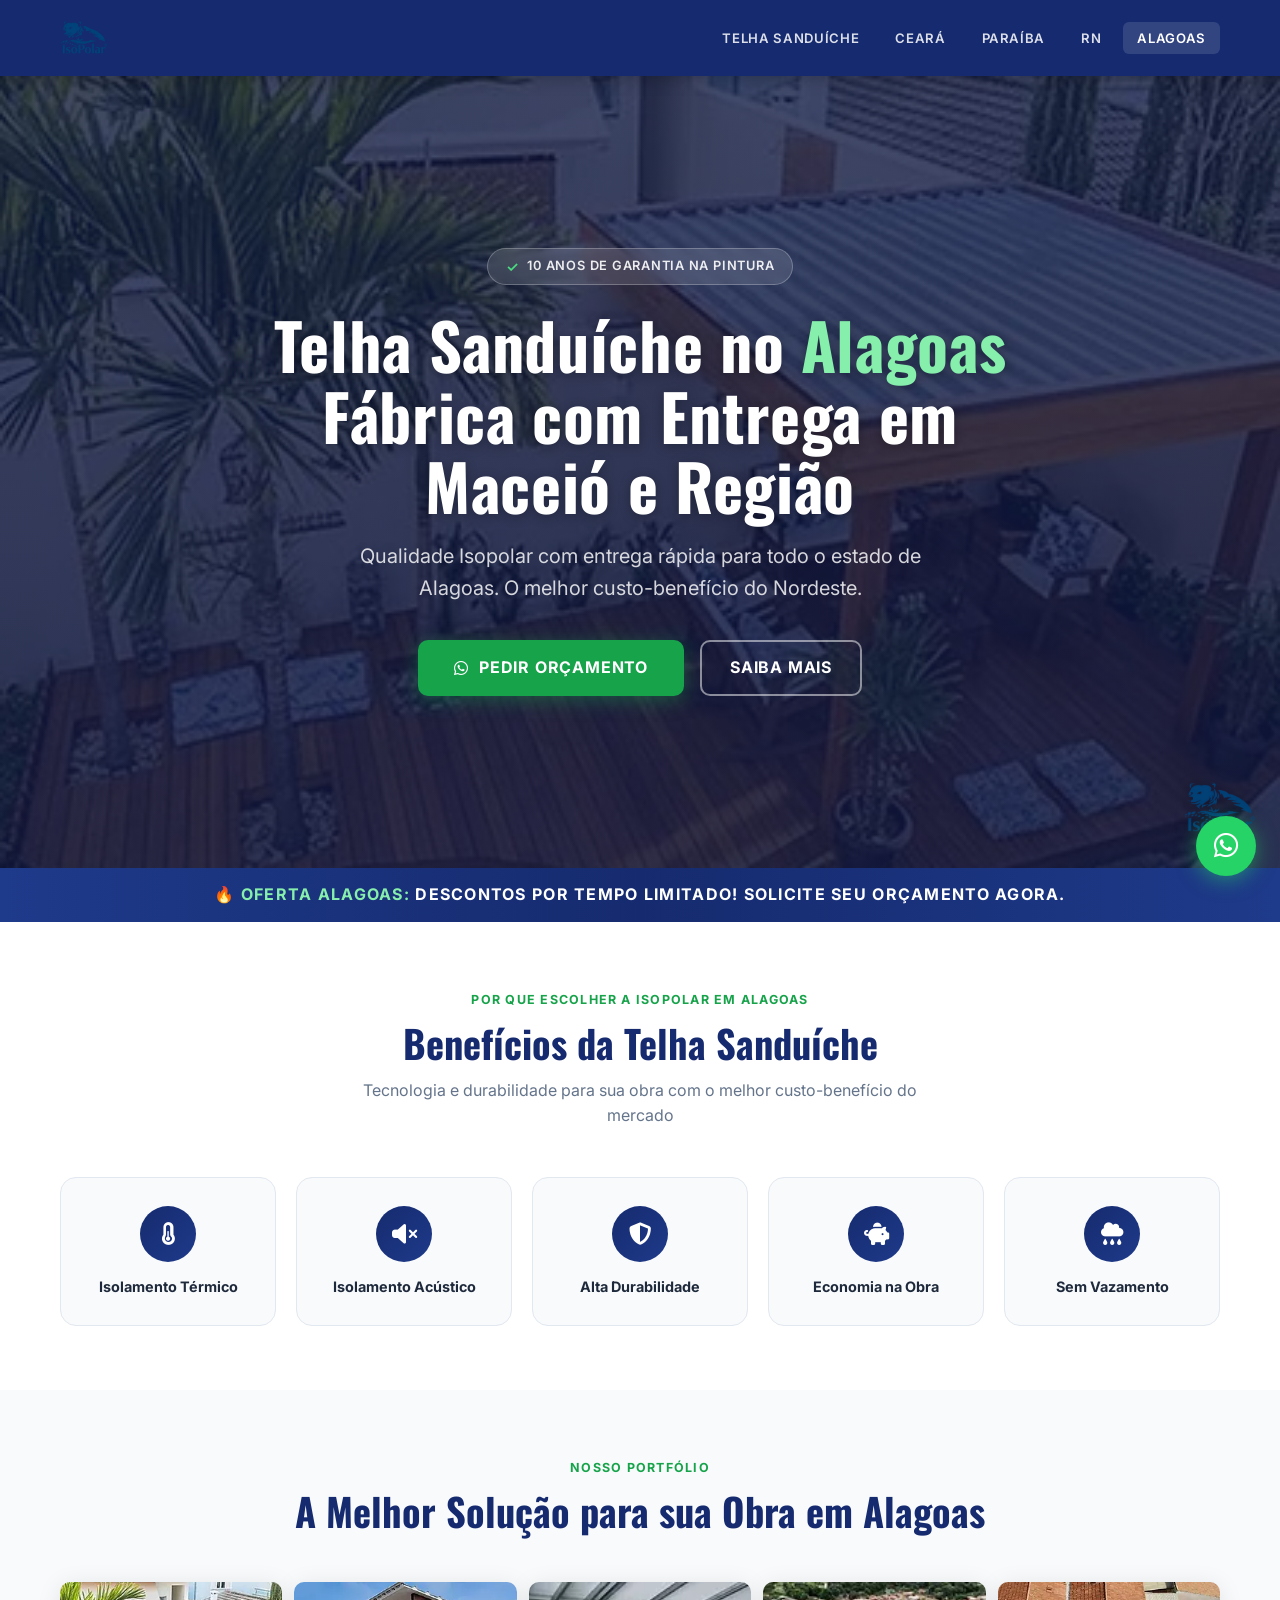
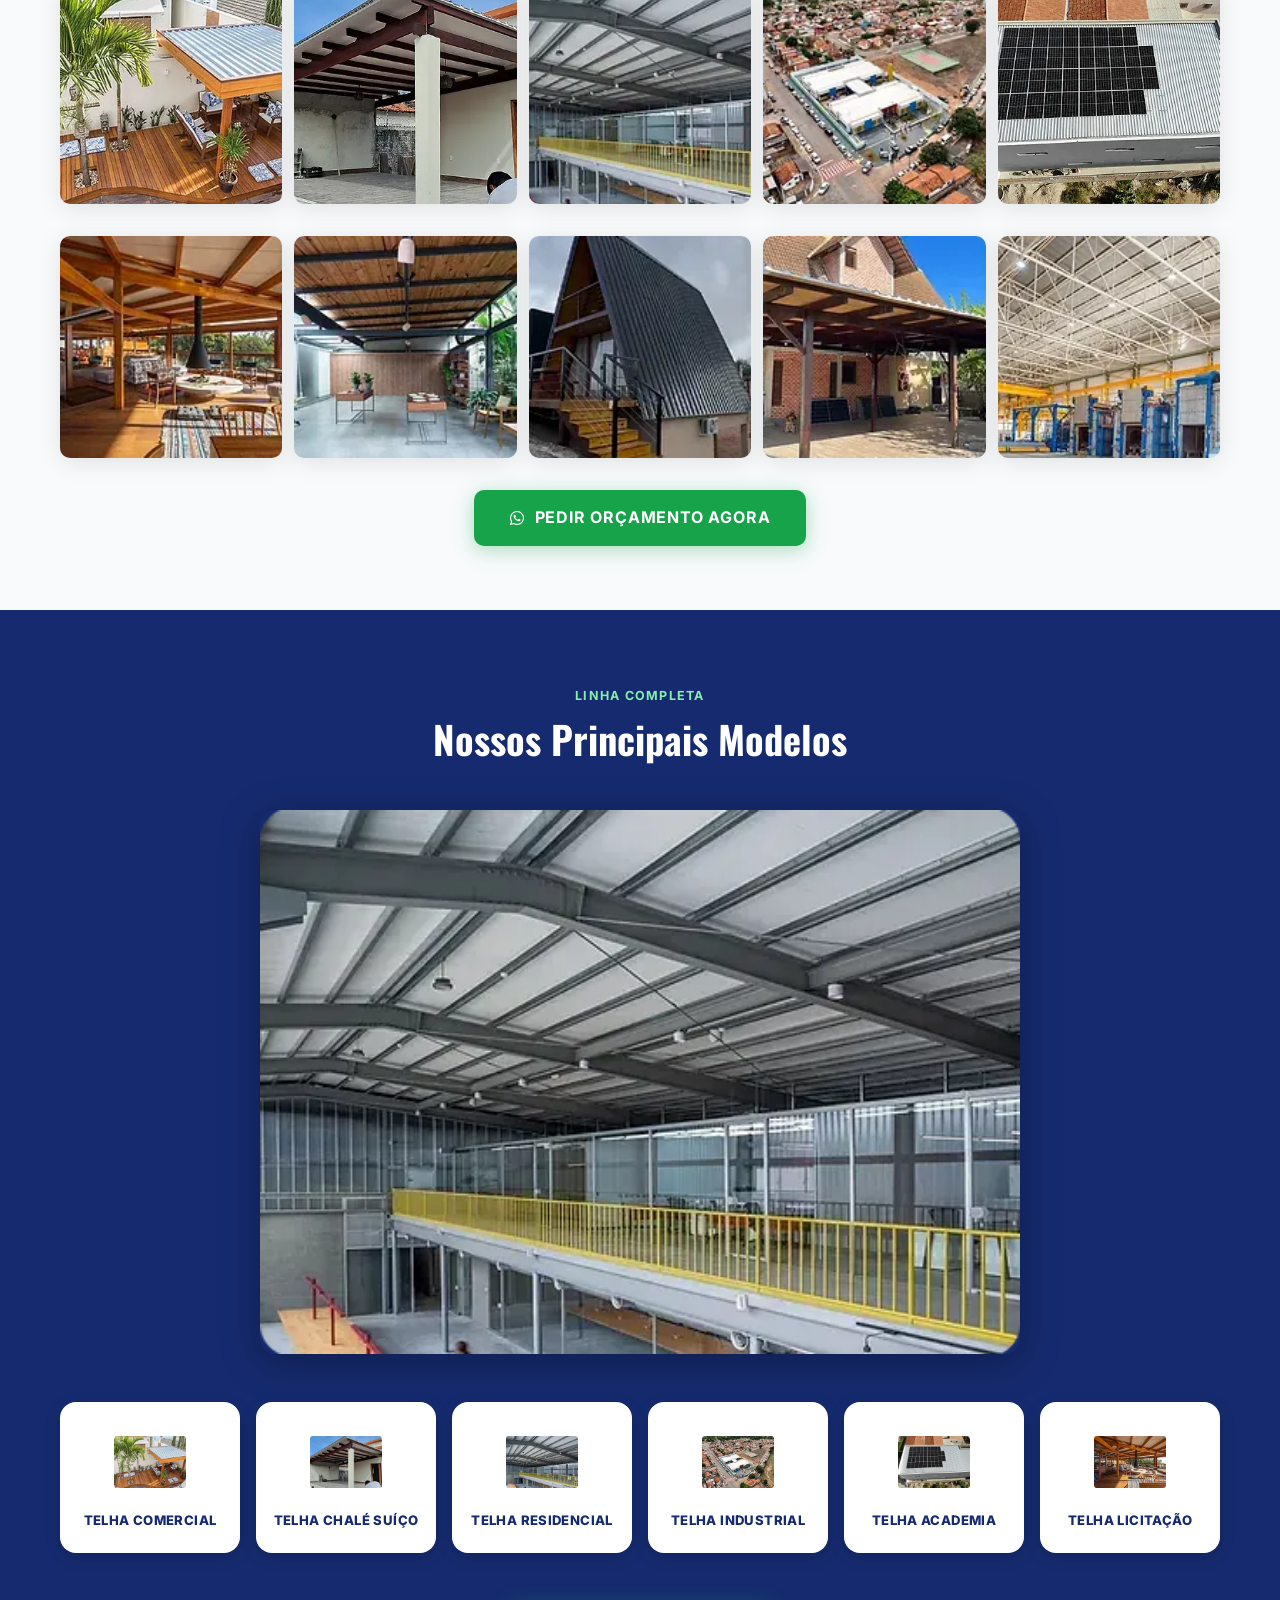
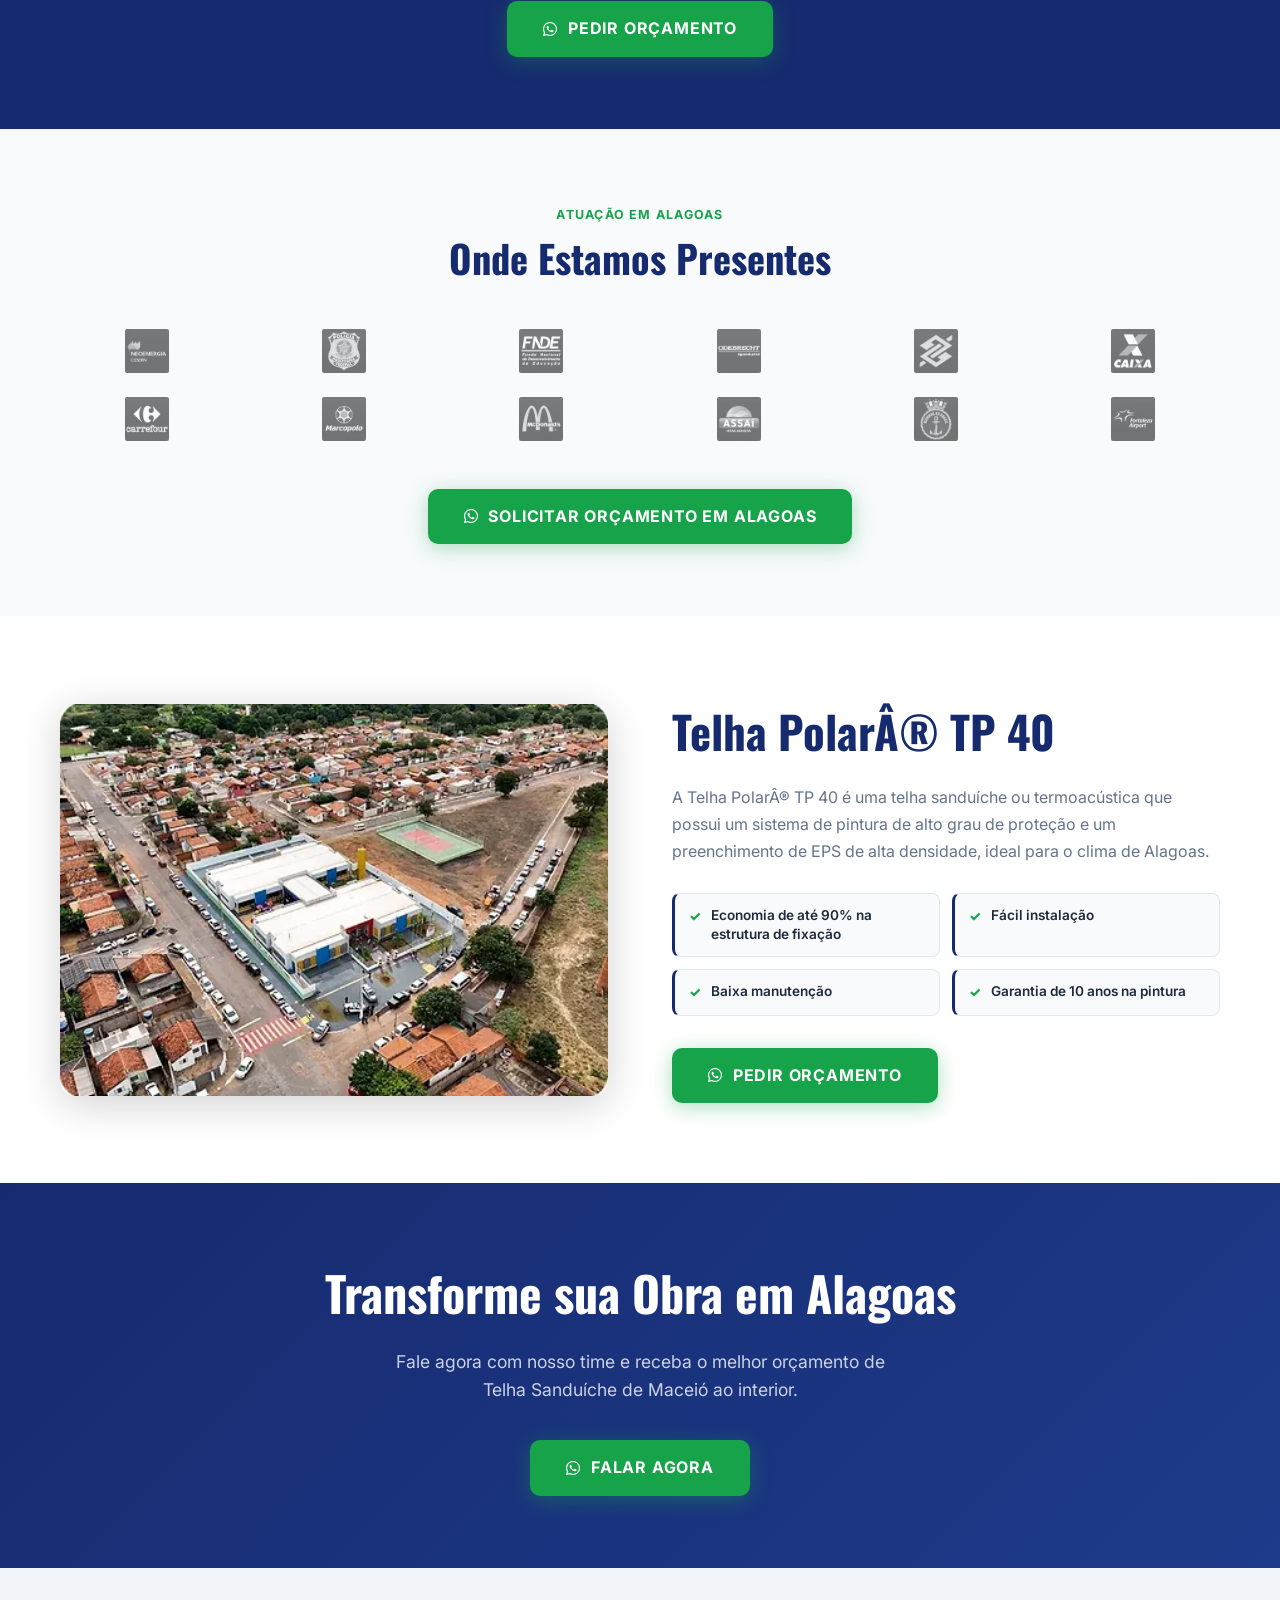
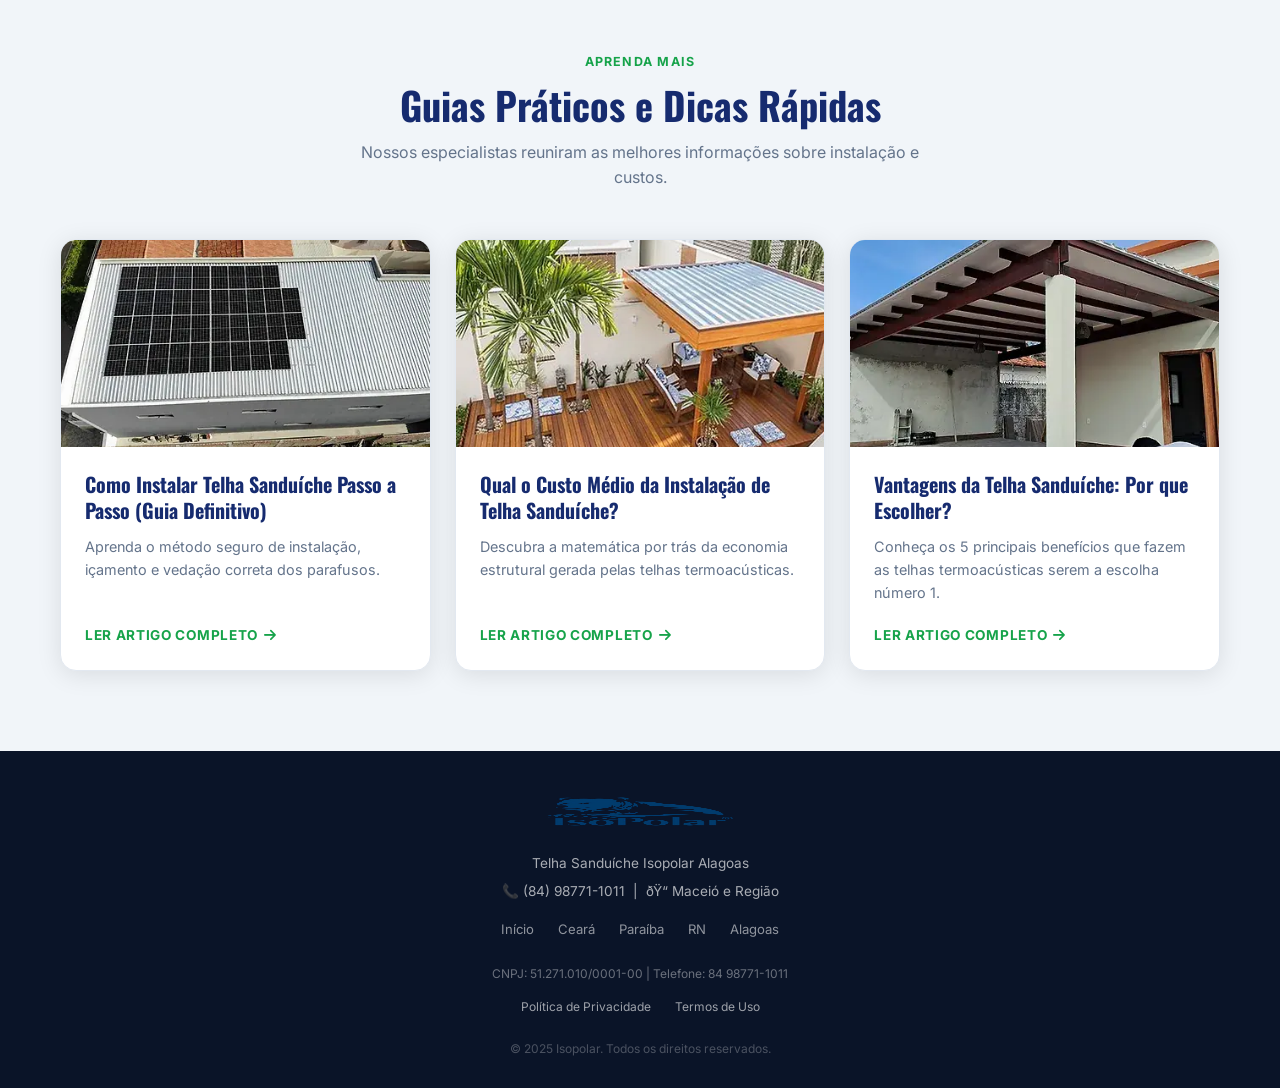
<file: al/index.html>
<!DOCTYPE html>
<html lang="pt-BR">
<head>
  <meta charset="UTF-8">
  <meta name="viewport" content="width=device-width, initial-scale=1.0">
  <title>Telha Sandu&iacute;che Alagoas | Isopolar F&aacute;brica com Entrega em Macei&oacute;</title>
  <meta name="description" content="Telha Sandu&iacute;che e Termoac&uacute;stica em Alagoas. Entregamos em Macei&oacute; e regi&atilde;o. Solicite or&ccedil;amento agora!">

  <!-- Google Tag Manager (Deferred) -->
  <script>
    window.addEventListener('load', function() {
      setTimeout(function() {
        (function(w,d,s,l,i){w[l]=w[l]||[];w[l].push({'gtm.start':
        new Date().getTime(),event:'gtm.js'});var f=d.getElementsByTagName(s)[0],
        j=d.createElement(s),dl=l!='dataLayer'?'&l='+l:'';j.async=true;j.src=
        'https://www.googletagmanager.com/gtm.js?id='+i+dl;f.parentNode.insertBefore(j,f);
        })(window,document,'script','dataLayer','GTM-5X6D3NV5');
      }, 3000);
    });
  </script>
  <!-- End Google Tag Manager -->

  <link rel="icon" href="/images/6d3a52_3cbe8f9edc8e4963aef2211dcd232a4e~mv2.webp" type="image/png">
  <link rel="preconnect" href="https://fonts.googleapis.com">
  <link rel="preconnect" href="https://fonts.gstatic.com" crossorigin>
  <link rel="preconnect" href="https://cdnjs.cloudflare.com" crossorigin>
  <link rel="preload" as="image" href="/images/01_1.webp" fetchpriority="high">
  <link rel="preload" href="https://fonts.googleapis.com/css2?family=Inter:wght@400;600;700;800&family=Oswald:wght@600;700&display=swap" as="style">
  <link rel="stylesheet" href="https://fonts.googleapis.com/css2?family=Inter:wght@400;600;700;800&family=Oswald:wght@600;700&display=swap" media="print" onload="this.media='all'">
  <noscript><link rel="stylesheet" href="https://fonts.googleapis.com/css2?family=Inter:wght@400;600;700;800&family=Oswald:wght@600;700&display=swap"></noscript>
  <link rel="preload" href="https://cdnjs.cloudflare.com/ajax/libs/font-awesome/6.4.0/css/all.min.css" as="style">
  <link rel="stylesheet" href="https://cdnjs.cloudflare.com/ajax/libs/font-awesome/6.4.0/css/all.min.css" media="print" onload="this.media='all'">
  <noscript><link rel="stylesheet" href="https://cdnjs.cloudflare.com/ajax/libs/font-awesome/6.4.0/css/all.min.css"></noscript>
  <link rel="preload" href="/style.css?v=4" as="style">
  <link rel="stylesheet" href="/style.css?v=4">
  <link rel="canonical" href="https://telhapolar40.com.br/al/" />

  <!-- Structured Data (JSON-LD) para SEO/LLM -->
  <script type="application/ld+json">
  {
    "@context": "https://schema.org",
    "@graph": [
      {
        "@context": "https://schema.org",
        "@type": "FAQPage",
        "mainEntity": [
          {
            "@type": "Question",
            "name": "A telha sanduíche faz barulho quando chove?",
            "acceptedAnswer": {
              "@type": "Answer",
              "text": "Não! Uma das maiores vantagens da nossa telha termoacústica (sanduíche) com núcleo de EPS de alta densidade é justamente o bloqueio sonoro. Ela reduz drasticamente o barulho de chuva, proporcionando muito mais conforto."
            }
          },
          {
            "@type": "Question",
            "name": "Ela realmente ajuda a diminuir o calor?",
            "acceptedAnswer": {
              "@type": "Answer",
              "text": "Sim, o núcleo de isolamento bloqueia a transferência de calor para o interior do ambiente. Isso pode reduzir a temperatura interna em vários graus, gerando economia significativa com ar-condicionado e ventiladores."
            }
          },
          {
            "@type": "Question",
            "name": "Qual a durabilidade da pintura?",
            "acceptedAnswer": {
              "@type": "Answer",
              "text": "A Isopolar oferece 10 anos de garantia na pintura. Utilizamos um processo de pintura eletrostática que protege contra corrosão, desbotamento e garante um acabamento impecável por muito mais tempo."
            }
          },
          {
            "@type": "Question",
            "name": "A estrutura do telhado precisa ser reforçada?",
            "acceptedAnswer": {
              "@type": "Answer",
              "text": "Pelo contrário! As telhas sanduíche são extremamente leves e autoportantes, o que pode gerar uma economia de até 90% na estrutura de fixação (madeiramento ou metal) em comparação com telhas tradicionais."
            }
          }
        ]
      },
      {
        "@type": "LocalBusiness",
        "name": "Isopolar",
        "image": "https://telhapolar40.com.br/images/6d3a52_3cbe8f9edc8e4963aef2211dcd232a4e~mv2_1.webp",
        "telephone": "(84) 98771-1011",
        "url": "https://telhapolar40.com.br/al/",
        "address": {
          "@type": "PostalAddress",
          "addressRegion": "RN",
          "addressCountry": "BR"
        }
      },
      {
        "@type": "Product",
        "name": "Telha Sandu\u00EDche / Termoac\u00FAstica Polar TP 40",
        "description": "Telha termoac\u00FAstica Isopolar com 10 anos de garantia na pintura e preenchimento de EPS de alta densidade.",
        "brand": {
          "@type": "Brand",
          "name": "Isopolar"
        }
      }
    ]
  }
  </script>
</head>
<body>
  <noscript><iframe src="https://www.googletagmanager.com/ns.html?id=GTM-5X6D3NV5" height="0" width="0" style="display:none;visibility:hidden"></iframe></noscript>

  <header>
    <div class="container nav-container">
      <a href="/" class="logo">
        <img src="/images/6d3a52_3cbe8f9edc8e4963aef2211dcd232a4e~mv2_1.webp" alt="Isopolar" width="192" height="192">
      </a>
      <nav id="main-nav">
        <ul>
          <li><a href="/">Telha Sandu&iacute;che</a></li>
          <li><a href="/ce/">Cear&aacute;</a></li>
          <li><a href="/pb/">Para&iacute;ba</a></li>
          <li><a href="/rn/">RN</a></li>
          <li><a href="/al/">Alagoas</a></li>
        </ul>
      </nav>
      <div class="menu-toggle" id="mobile-menu-btn" aria-label="Abrir menu">
        <span></span><span></span><span></span>
      </div>
    </div>
  </header>

  <main>
    <section class="hero">
      <img class="hero-bg" src="/images/01_1.webp" alt="Hero" loading="eager" fetchpriority="high" fetchpriority="high" width="720" height="1284">
      <div class="hero-overlay"></div>
      <div class="hero-content">
        <div class="hero-badge">10 Anos de Garantia na Pintura</div>
        <h1>Telha Sandu&iacute;che no <span>Alagoas</span> F&aacute;brica com Entrega em Macei&oacute; e Regi&atilde;o</h1>
        <p class="hero-sub">Qualidade Isopolar com entrega r&aacute;pida para todo o estado de Alagoas. O melhor custo-benef&iacute;cio do Nordeste.</p>
        <div class="hero-actions">
          <a href="https://wa.me/5584987711011?text=Ol%C3%A1,%20gostaria%20de%20receber%20um%20or%C3%A7amento%20de%20telha%20sandu%C3%ADche" class="btn btn-primary">
            <i class="fab fa-whatsapp"></i> Pedir Or&ccedil;amento
          </a>
          <a href="#beneficios" class="btn btn-secondary">Saiba mais</a>
        </div>
      </div>
      <img class="warranty-seal" src="/images/6d3a52_3cbe8f9edc8e4963aef2211dcd232a4e~mv2_1.webp" alt="Garantia" width="98" height="98">
    </section>

    <div class="promo-bar">
      <div class="container">
        <p><span>&#128293; Oferta Alagoas:</span> DESCONTOS POR TEMPO LIMITADO! Solicite seu or&ccedil;amento agora.</p>
      </div>
    </div>

    <section class="benefits" id="beneficios">
      <div class="container">
        <div class="section-title">
          <span class="eyebrow">Por que escolher a Isopolar em Alagoas</span>
          <h2>Benef&iacute;cios da Telha Sandu&iacute;che</h2>
          <p>Tecnologia e durabilidade para sua obra com o melhor custo-benef&iacute;cio do mercado</p>
        </div>
        <div class="benefits-grid">
          <div class="benefit-card"><div class="benefit-icon"><i class="fas fa-thermometer-half"></i></div><h3>Isolamento T&eacute;rmico</h3></div>
          <div class="benefit-card"><div class="benefit-icon"><i class="fas fa-volume-mute"></i></div><h3>Isolamento Ac&uacute;stico</h3></div>
          <div class="benefit-card"><div class="benefit-icon"><i class="fas fa-shield-alt"></i></div><h3>Alta Durabilidade</h3></div>
          <div class="benefit-card"><div class="benefit-icon"><i class="fas fa-piggy-bank"></i></div><h3>Economia na Obra</h3></div>
          <div class="benefit-card"><div class="benefit-icon"><i class="fas fa-cloud-rain"></i></div><h3>Sem Vazamento</h3></div>
        </div>
      </div>
    </section>

    <section class="gallery-section">
      <div class="container">
        <div class="section-title">
          <span class="eyebrow">Nosso portf&oacute;lio</span>
          <h2>A Melhor Solu&ccedil;&atilde;o para sua Obra em Alagoas</h2>
        </div>
        <div class="gallery-grid">
          <div class="gallery-item"><img src="/images/01_1.webp" alt="01" loading="lazy" width="218" height="156"></div>
          <div class="gallery-item"><img src="/images/02_1.webp" alt="02" loading="lazy" width="218" height="156"></div>
          <div class="gallery-item"><img src="/images/03.webp" alt="03" loading="lazy" width="218" height="156"></div>
          <div class="gallery-item"><img src="/images/04.webp" alt="04" loading="lazy" width="218" height="156"></div>
          <div class="gallery-item"><img src="/images/05_1.webp" alt="05" loading="lazy" width="218" height="156"></div>
        </div>
        <div class="gallery-grid">
          <div class="gallery-item"><img src="/images/06.webp" alt="06" loading="lazy" width="218" height="156"></div>
          <div class="gallery-item"><img src="/images/07.webp" alt="07" loading="lazy" width="218" height="156"></div>
          <div class="gallery-item"><img src="/images/08.webp" alt="08" loading="lazy" width="218" height="156"></div>
          <div class="gallery-item"><img src="/images/09.webp" alt="09" loading="lazy" width="218" height="156"></div>
          <div class="gallery-item"><img src="/images/10.webp" alt="10" loading="lazy" width="218" height="156"></div>
        </div>
        <div class="text-center mt-32">
          <a href="https://wa.me/5584987711011?text=Ol%C3%A1,%20gostaria%20de%20receber%20um%20or%C3%A7amento%20de%20telha%20sandu%C3%ADche" class="btn-cta">
            <i class="fab fa-whatsapp"></i> Pedir Or&ccedil;amento Agora
          </a>
        </div>
      </div>
    </section>

    <section class="categories-section">
      <div class="container">
        <div class="section-title">
          <span class="eyebrow">Linha completa</span>
          <h2>Nossos Principais Modelos</h2>
        </div>
        <img class="models-image" src="/images/03_1.webp" alt="Modelos" loading="lazy" width="1536" height="1024">
        <div class="categories-grid">
          <div class="category-card"><img src="/images/01_1.webp" alt="Comercial" loading="lazy" width="184" height="192"><h3>Telha Comercial</h3></div>
          <div class="category-card"><img src="/images/02_1.webp" alt="Chal&eacute;" loading="lazy" width="184" height="192"><h3>Telha Chal&eacute; Su&iacute;&ccedil;o</h3></div>
          <div class="category-card"><img src="/images/03.webp" alt="Residencial" loading="lazy" width="184" height="192"><h3>Telha Residencial</h3></div>
          <div class="category-card"><img src="/images/04.webp" alt="Industrial" loading="lazy" width="184" height="192"><h3>Telha Industrial</h3></div>
          <div class="category-card"><img src="/images/05_1.webp" alt="Academia" loading="lazy" width="184" height="192"><h3>Telha Academia</h3></div>
          <div class="category-card"><img src="/images/06.webp" alt="Licita&ccedil;&atilde;o" loading="lazy" width="184" height="192"><h3>Telha Licita&ccedil;&atilde;o</h3></div>
        </div>
        <div class="text-center mt-32">
          <a href="https://wa.me/5584987711011?text=Ol%C3%A1,%20gostaria%20de%20receber%20um%20or%C3%A7amento%20de%20telha%20sandu%C3%ADche" class="btn-cta">
            <i class="fab fa-whatsapp"></i> Pedir Or&ccedil;amento
          </a>
        </div>
      </div>
    </section>

    <section class="presence-section">
      <div class="container">
        <div class="section-title">
          <span class="eyebrow">Atua&ccedil;&atilde;o em Alagoas</span>
          <h2>Onde Estamos Presentes</h2>
        </div>
        <div class="logo-grid">
          <img src="/images/6d3a52_02c522f90ac74fd293e068c929d1acdd~mv2.webp" alt="Gov 1" loading="lazy" width="110" height="110">
          <img src="/images/6d3a52_83e866aaa1b44e1a9eb596c03c7dc51b~mv2.webp" alt="Gov 2" loading="lazy" width="110" height="110">
          <img src="/images/6d3a52_a1655c645dbf48de9af15eebe3fe3d8f~mv2.webp" alt="Gov 3" loading="lazy" width="110" height="110">
          <img src="/images/6d3a52_50db2fb07af247aa95de8656932c80ed~mv2.webp" alt="Gov 4" loading="lazy" width="110" height="110">
          <img src="/images/6d3a52_e0e5758421944888a72b9b5eedf38086~mv2.webp" alt="Gov 5" loading="lazy" width="110" height="110">
          <img src="/images/6d3a52_05b1e4bccb1f4375a5bcc64f08f7e97f~mv2.webp" alt="Gov 6" loading="lazy" width="110" height="110">
          <img src="/images/6d3a52_87f9778b17374653af24045384bba15c~mv2.webp" alt="Gov 7" loading="lazy" width="110" height="110">
          <img src="/images/6d3a52_4f226f806c1e4baab53ea087cd91e4ed~mv2.webp" alt="Gov 8" loading="lazy" width="110" height="110">
          <img src="/images/6d3a52_eb23e0a392284aa79dd24aa9da6ad5eb~mv2.webp" alt="Gov 9" loading="lazy" width="110" height="110">
          <img src="/images/6d3a52_179f43ab854143758d3b44e177b5c354~mv2.webp" alt="Gov 10" loading="lazy" width="110" height="110">
          <img src="/images/6d3a52_e1c1cd08760a41e2bccdae7051ab75ce~mv2.webp" alt="Gov 11" loading="lazy" width="110" height="110">
          <img src="/images/6d3a52_27c4651e26084afcbd5ca112c648ee26~mv2.webp" alt="Gov 12" loading="lazy" width="110" height="110">
        </div>
        <div class="text-center mt-48">
          <a href="https://wa.me/5584987711011?text=Ol%C3%A1,%20gostaria%20de%20receber%20um%20or%C3%A7amento%20de%20telha%20sandu%C3%ADche" class="btn-cta">
            <i class="fab fa-whatsapp"></i> Solicitar Or&ccedil;amento em Alagoas
          </a>
        </div>
      </div>
    </section>

    <section class="product-section">
      <div class="container">
        <div class="product-grid">
          <div class="product-image">
            <img src="/images/04_1.webp" alt="Telha Polar TP40" width="733" height="315">
          </div>
          <div class="product-content">
            <h2>Telha Polar&Acirc;&reg; TP 40</h2>
            <p>A Telha Polar&Acirc;&reg; TP 40 &eacute; uma telha sandu&iacute;che ou termoac&uacute;stica que possui um sistema de pintura de alto grau de prote&ccedil;&atilde;o e um preenchimento de EPS de alta densidade, ideal para o clima de Alagoas.</p>
            <div class="bullet-list">
              <div class="bullet-item">Economia de at&eacute; 90% na estrutura de fixa&ccedil;&atilde;o</div>
              <div class="bullet-item">F&aacute;cil instala&ccedil;&atilde;o</div>
              <div class="bullet-item">Baixa manuten&ccedil;&atilde;o</div>
              <div class="bullet-item">Garantia de 10 anos na pintura</div>
            </div>
            <a href="https://wa.me/5584987711011?text=Ol%C3%A1,%20gostaria%20de%20receber%20um%20or%C3%A7amento%20de%20telha%20sandu%C3%ADche" class="btn-cta">
              <i class="fab fa-whatsapp"></i> Pedir Or&ccedil;amento
            </a>
          </div>
        </div>
      </div>
    </section>

    <section class="cta-band">
      <div class="container">
        <h2>Transforme sua Obra em Alagoas</h2>
        <p>Fale agora com nosso time e receba o melhor or&ccedil;amento de Telha Sandu&iacute;che de Macei&oacute; ao interior.</p>
        <a href="https://wa.me/5584987711011?text=Ol%C3%A1,%20gostaria%20de%20receber%20um%20or%C3%A7amento%20de%20telha%20sandu%C3%ADche" class="btn btn-primary">
          <i class="fab fa-whatsapp"></i> Falar Agora
        </a>
      </div>
    </section>


  </main>

  

<!-- ════════════════════════════════════
         BLOG PREVIEW SECTION
    ════════════════════════════════════ -->
    <section class="blog-preview-section">
      <div class="container">
        <div class="section-title">
          <span class="eyebrow">Aprenda Mais</span>
          <h2>Guias Práticos e Dicas Rápidas</h2>
          <p>Nossos especialistas reuniram as melhores informações sobre instalação e custos.</p>
        </div>
        <div class="blog-preview-grid">
          <a href="/blog/como-instalar-telha-sanduiche-passo-a-passo.html" class="blog-preview-card">
            <img src="/images/05_1.webp" alt="Como instalar passo a passo" class="blog-preview-img" width="400" height="225">
            <div class="blog-preview-content">
              <h3>Como Instalar Telha Sanduíche Passo a Passo (Guia Definitivo)</h3>
              <p>Aprenda o método seguro de instalação, içamento e vedação correta dos parafusos.</p>
              <span class="blog-preview-link">Ler Artigo Completo <i class="fas fa-arrow-right"></i></span>
            </div>
          </a>
          <a href="/blog/custo-medio-instalacao-telha-sanduiche.html" class="blog-preview-card">
            <img src="/images/01_1.webp" alt="Custo médio de instalação" class="blog-preview-img" width="400" height="225">
            <div class="blog-preview-content">
              <h3>Qual o Custo Médio da Instalação de Telha Sanduíche?</h3>
              <p>Descubra a matemática por trás da economia estrutural gerada pelas telhas termoacústicas.</p>
              <span class="blog-preview-link">Ler Artigo Completo <i class="fas fa-arrow-right"></i></span>
            </div>
          </a>
          <a href="/blog/vantagens-da-telha-sanduiche.html" class="blog-preview-card">
            <img src="/images/02_1.webp" alt="Vantagens da Telha Sanduíche" class="blog-preview-img" width="400" height="225">
            <div class="blog-preview-content">
              <h3>Vantagens da Telha Sanduíche: Por que Escolher?</h3>
              <p>Conheça os 5 principais benefícios que fazem as telhas termoacústicas serem a escolha número 1.</p>
              <span class="blog-preview-link">Ler Artigo Completo <i class="fas fa-arrow-right"></i></span>
            </div>
          </a>
        </div>
      </div>
    </section>
<footer>
    <div class="container">
      <div class="footer-logo"><img src="/images/6d3a52_3cbe8f9edc8e4963aef2211dcd232a4e~mv2_1.webp" alt="Isopolar" width="192" height="192"></div>
      <p>Telha Sandu&iacute;che Isopolar Alagoas</p>
      <p>&#128222; (84) 98771-1011 &nbsp;|&nbsp; ðŸ“  Macei&oacute; e Regi&atilde;o</p>
      <div class="footer-links">
        <a href="/">In&iacute;cio</a><a href="/ce/">Cear&aacute;</a><a href="/pb/">Para&iacute;ba</a><a href="/rn/">RN</a><a href="/al/">Alagoas</a>
      </div>
      <p style="margin-top:24px; font-size:0.75rem; opacity:0.6;">CNPJ: 51.271.010/0001-00 | Telefone: 84 98771-1011</p>
      <div style="margin-top:10px; margin-bottom: 20px;">
        <a href="/politica-privacidade.html" style="color:#fff; text-decoration:none; font-size:0.75rem; opacity:0.6; margin:0 10px;">Pol&iacute;tica de Privacidade</a>
        <a href="/termos-uso.html" style="color:#fff; text-decoration:none; font-size:0.75rem; opacity:0.6; margin:0 10px;">Termos de Uso</a>
      </div>
      <p style="font-size:0.75rem; opacity:0.4;">&copy; 2025 Isopolar. Todos os direitos reservados.</p>
    </div>
  </footer>

  <a href="https://wa.me/5584987711011?text=Ol%C3%A1,%20gostaria%20de%20receber%20um%20or%C3%A7amento%20de%20telha%20sandu%C3%ADche" class="whatsapp-float" aria-label="WhatsApp">
    <i class="fab fa-whatsapp"></i>
  </a>


  <script src="/main.js?v=4" defer></script>
</body>
</html>
</file>
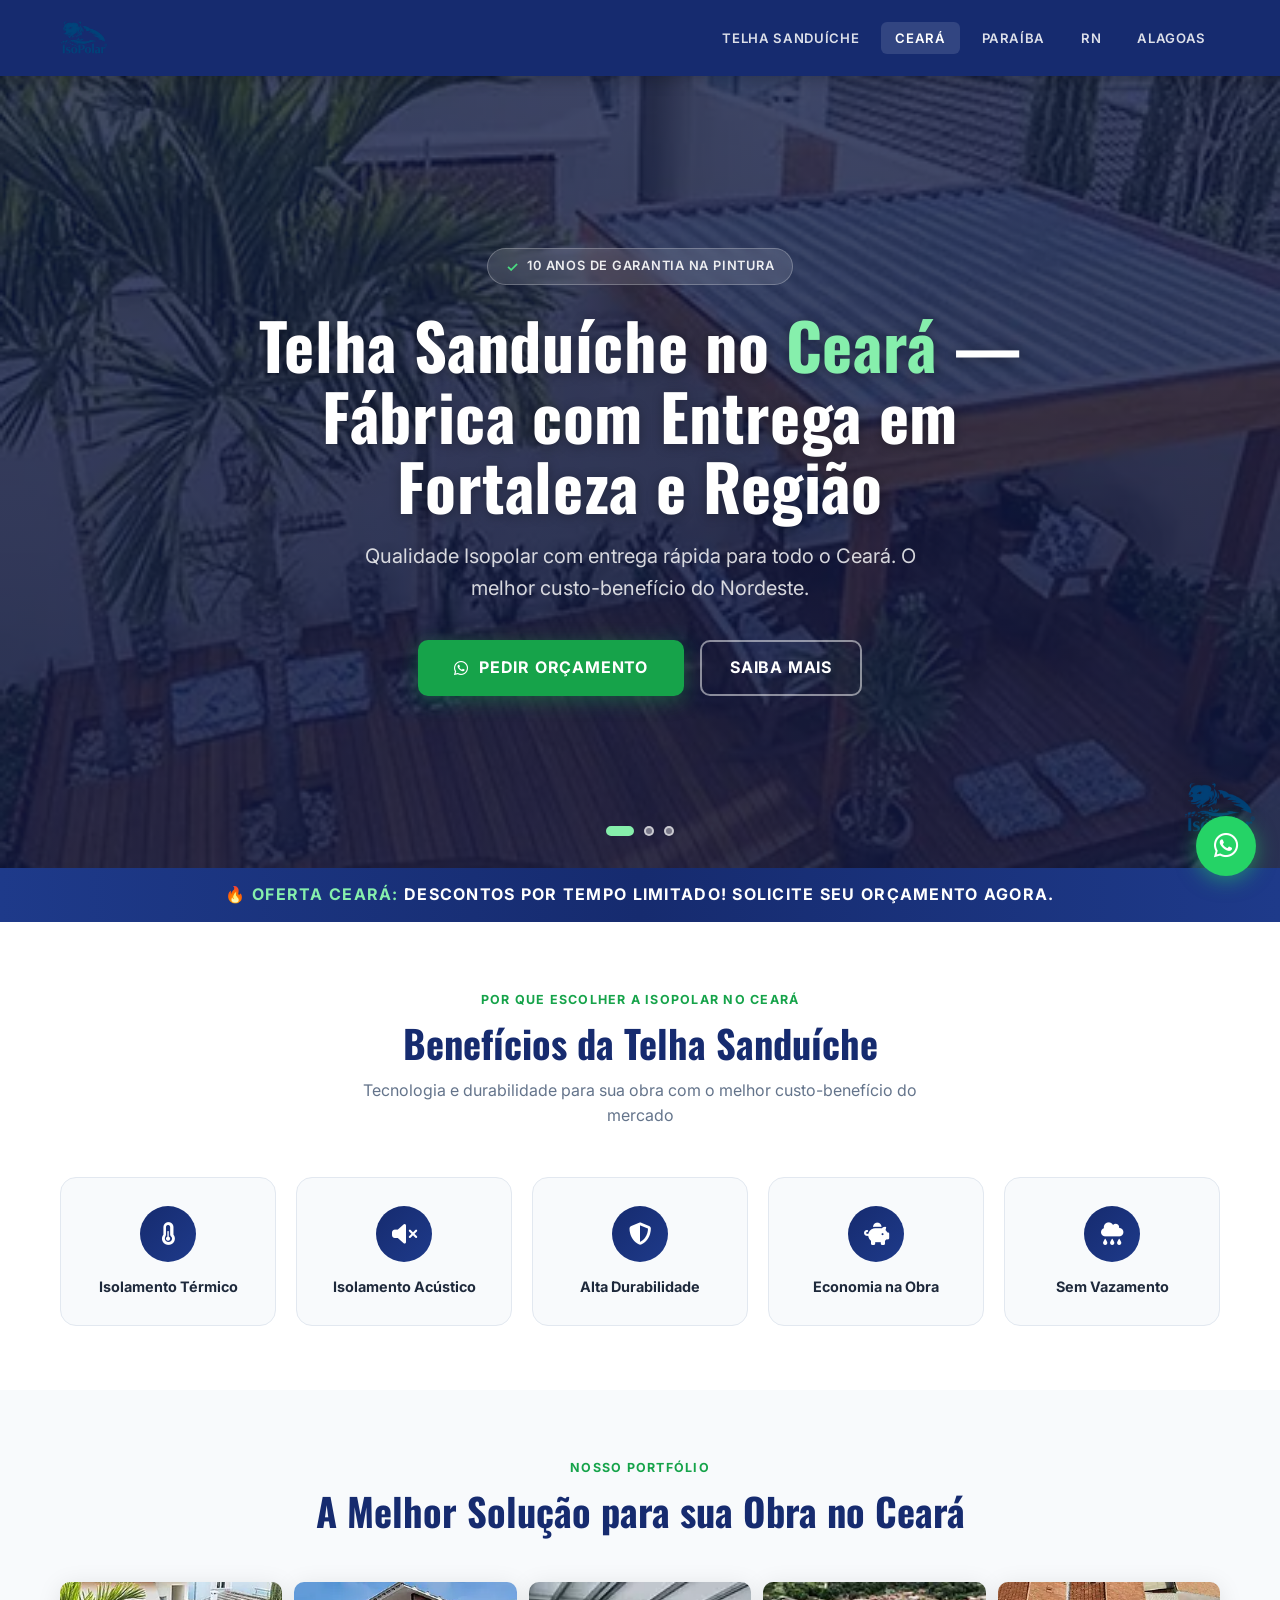
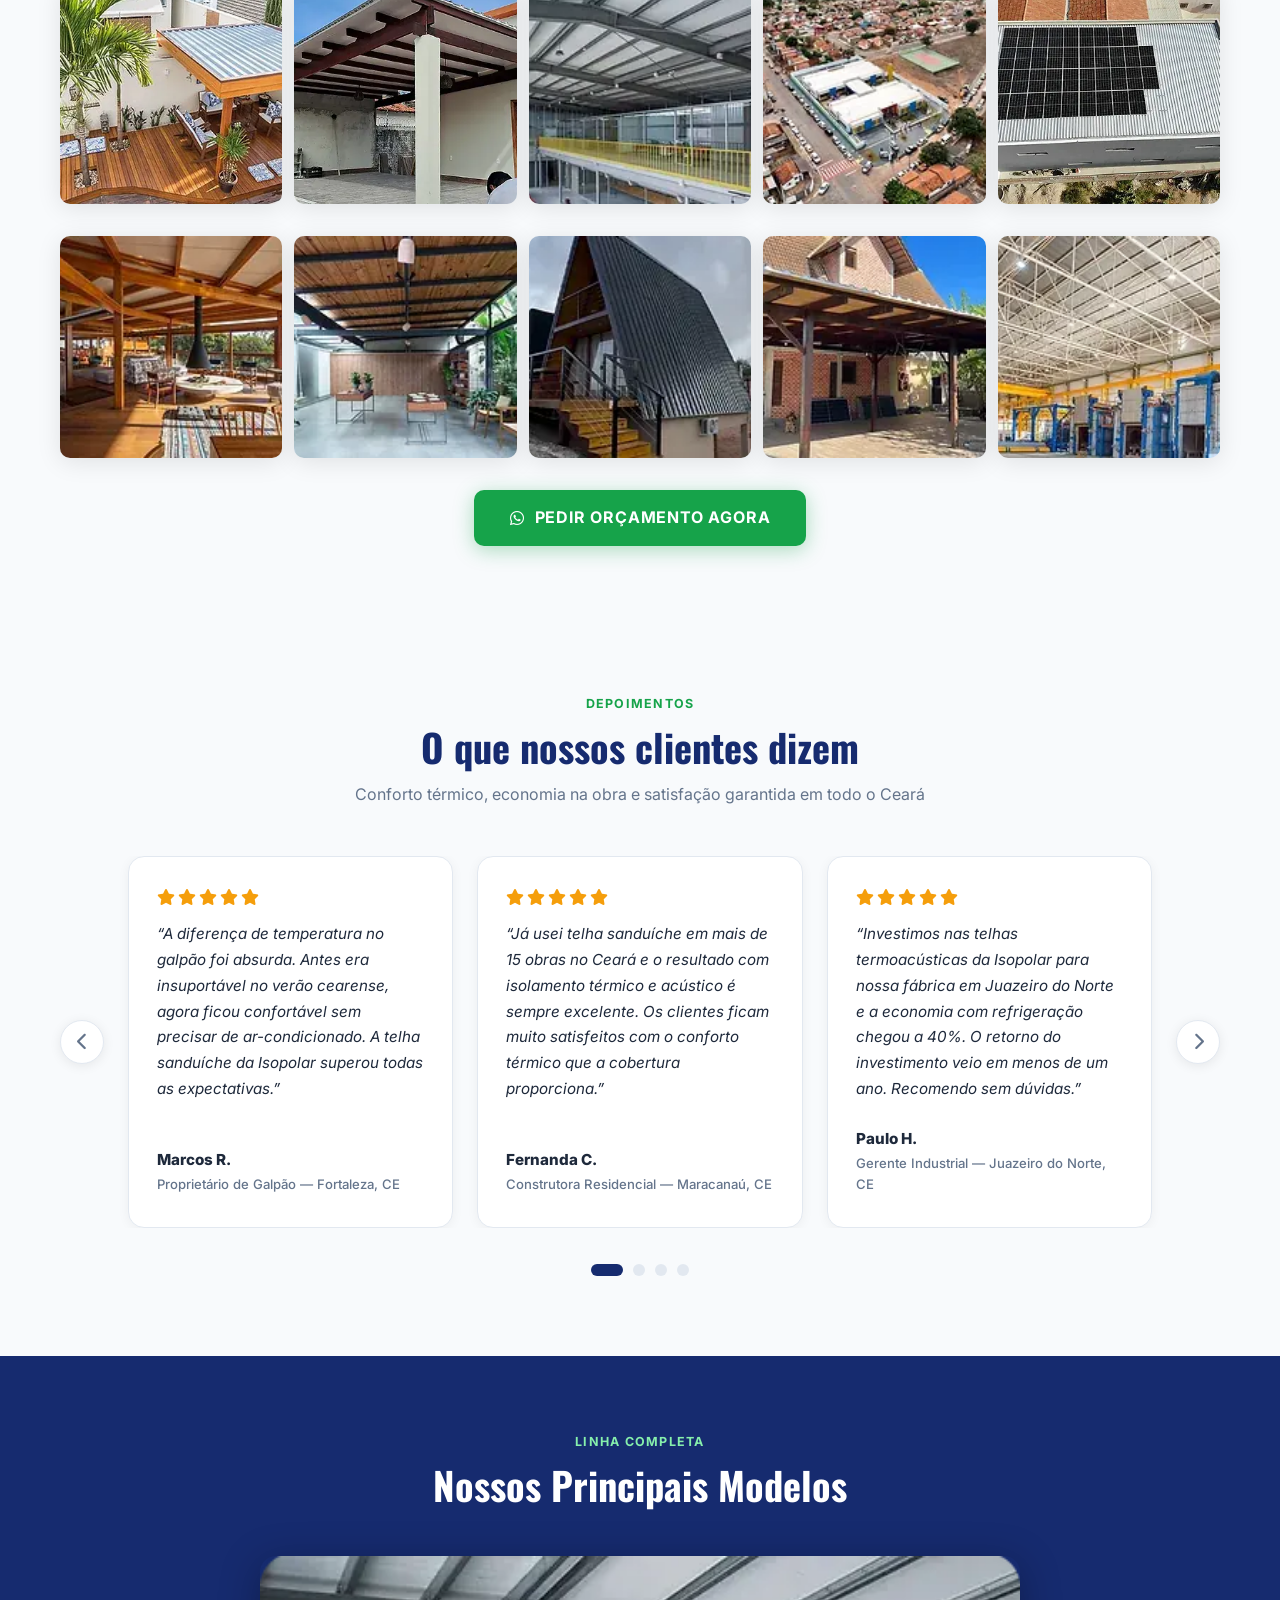
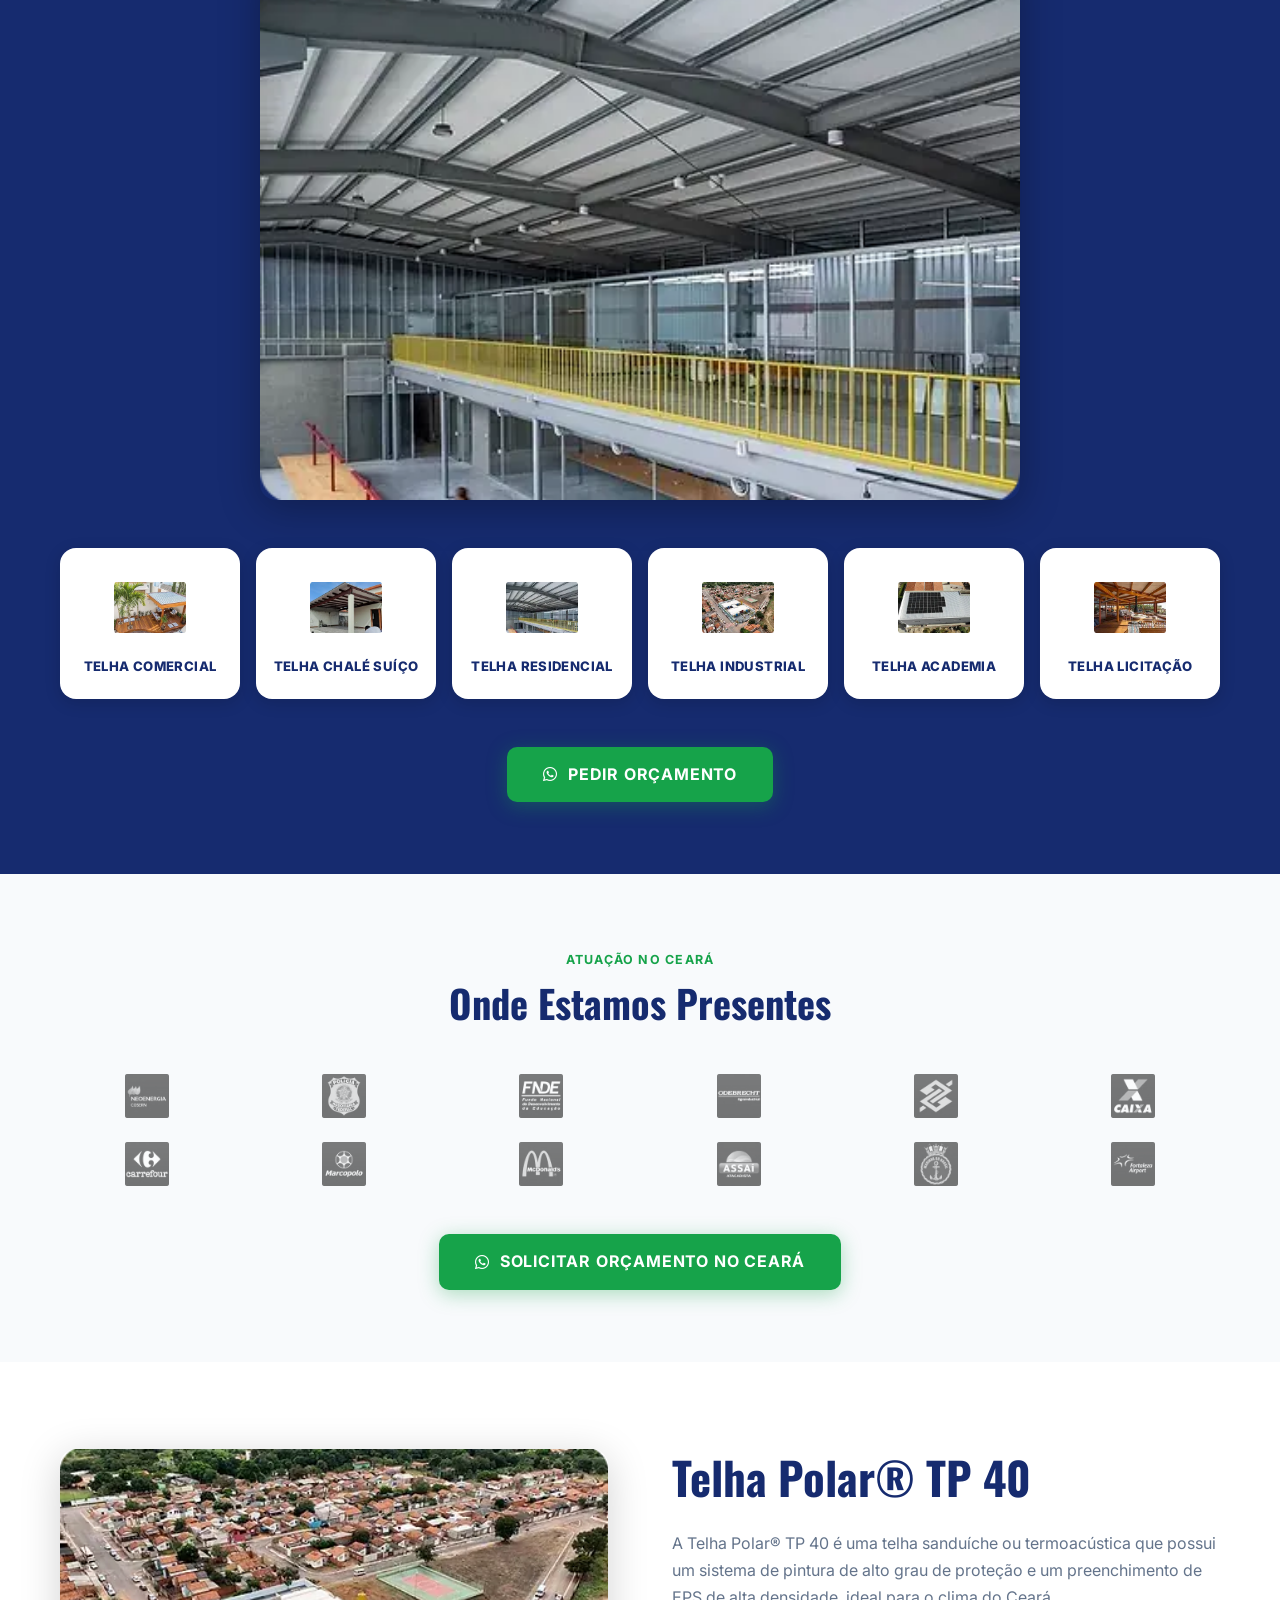
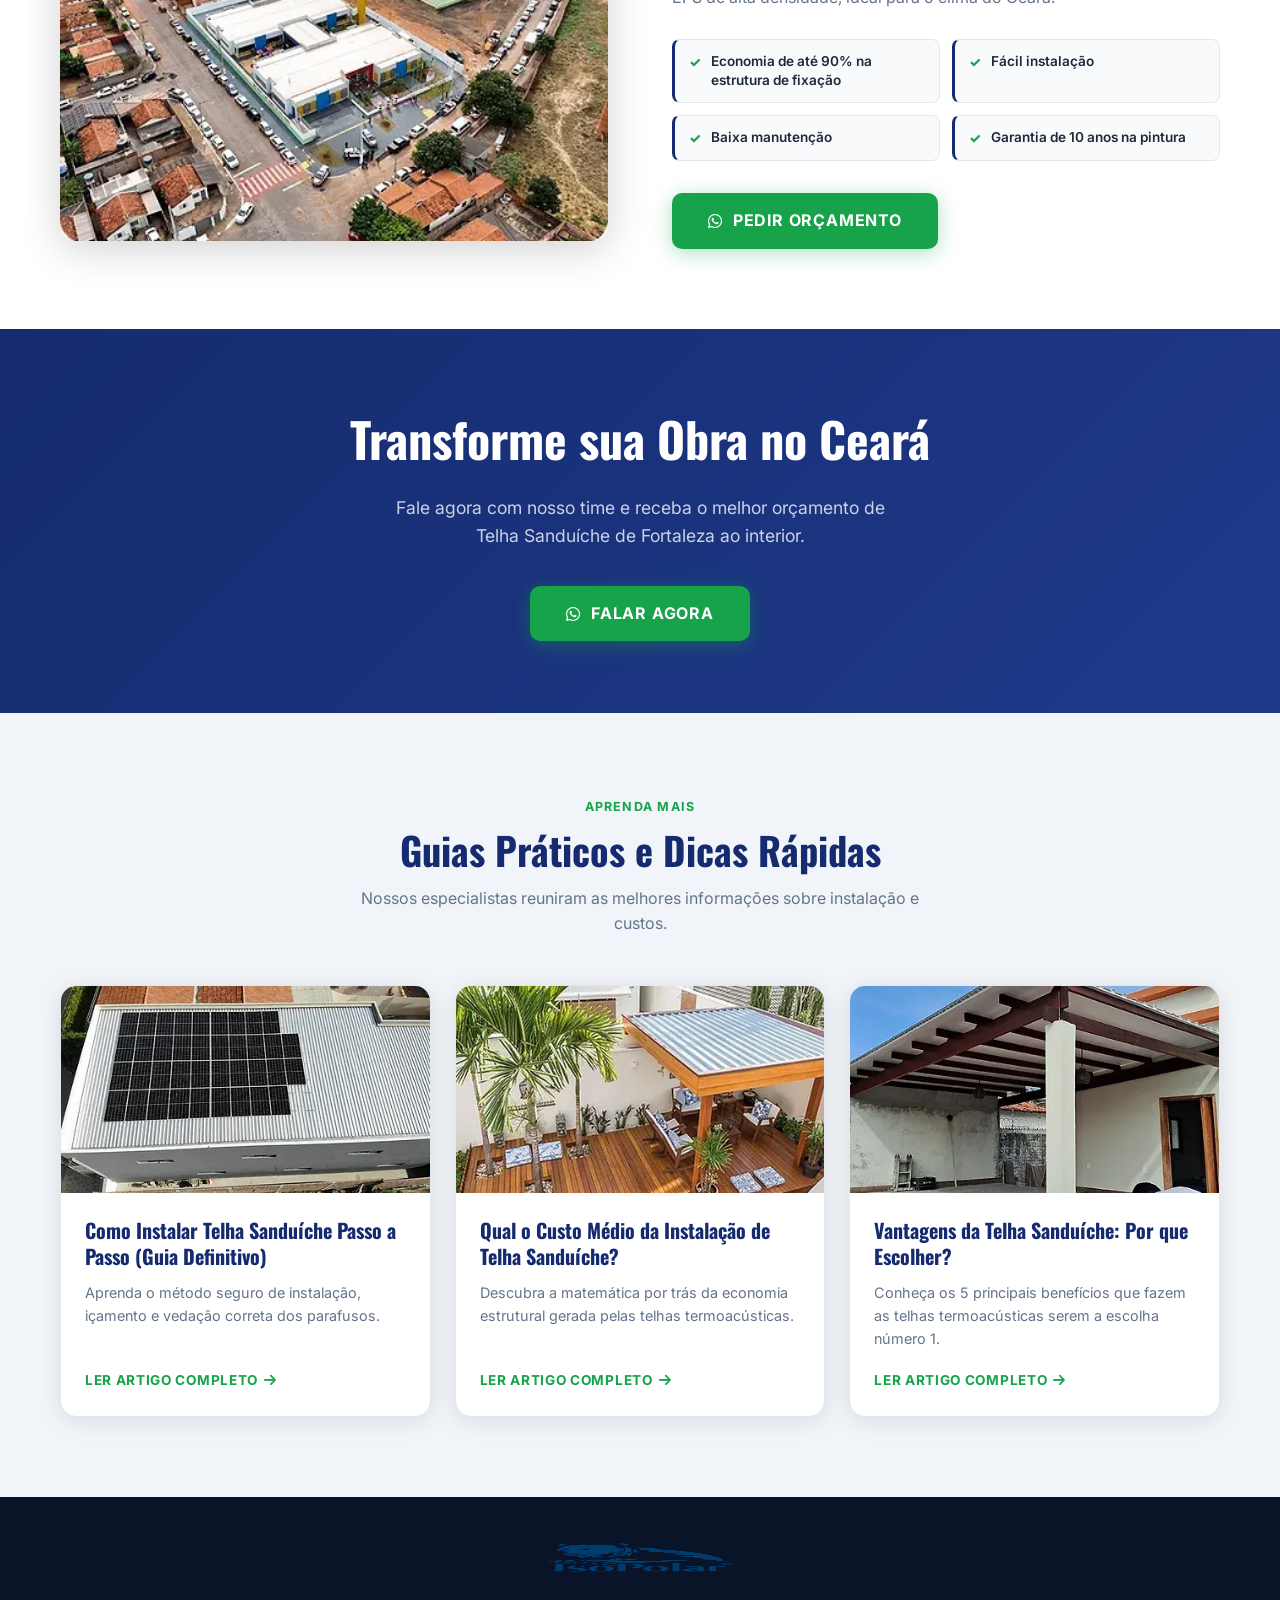
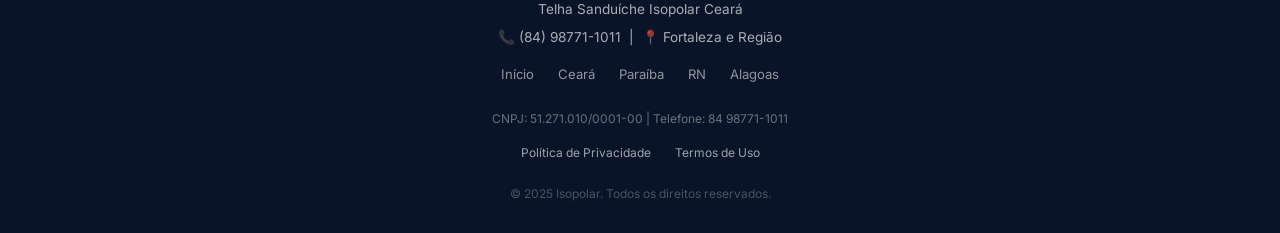
<file: ce/index.html>
<!DOCTYPE html>
<html lang="pt-BR">
<head>
  <meta charset="UTF-8">
  <meta name="viewport" content="width=device-width, initial-scale=1.0">
  <title>Isotelha e Telha Sandu&iacute;che no Cear&aacute; | Isopolar &mdash; Entrega em Fortaleza</title>
  <meta name="description" content="Isotelha e telha sandu&iacute;che termoac&uacute;stica no Cear&aacute;. Isolamento t&eacute;rmico, ac&uacute;stico e 10 anos de garantia na pintura. Entrega em Fortaleza e interior. Solicite or&ccedil;amento!">

  <!-- Google Tag Manager (Deferred) -->
  <script>
    window.addEventListener('load', function() {
      setTimeout(function() {
        (function(w,d,s,l,i){w[l]=w[l]||[];w[l].push({'gtm.start':
        new Date().getTime(),event:'gtm.js'});var f=d.getElementsByTagName(s)[0],
        j=d.createElement(s),dl=l!='dataLayer'?'&l='+l:'';j.async=true;j.src=
        'https://www.googletagmanager.com/gtm.js?id='+i+dl;f.parentNode.insertBefore(j,f);
        })(window,document,'script','dataLayer','GTM-5X6D3NV5');
      }, 3000);
    });
  </script>
  <!-- End Google Tag Manager -->

  <link rel="icon" href="/images/6d3a52_3cbe8f9edc8e4963aef2211dcd232a4e~mv2.webp" type="image/png">
  <link rel="preconnect" href="https://fonts.googleapis.com">
  <link rel="preconnect" href="https://fonts.gstatic.com" crossorigin>
  <link rel="preconnect" href="https://cdnjs.cloudflare.com" crossorigin>
  <link rel="preload" as="image" href="/images/01_1.webp" fetchpriority="high">
  <link rel="preload" href="https://fonts.googleapis.com/css2?family=Inter:wght@400;600;700;800&family=Oswald:wght@600;700&display=swap" as="style">
  <link rel="stylesheet" href="https://fonts.googleapis.com/css2?family=Inter:wght@400;600;700;800&family=Oswald:wght@600;700&display=swap" media="print" onload="this.media='all'">
  <noscript><link rel="stylesheet" href="https://fonts.googleapis.com/css2?family=Inter:wght@400;600;700;800&family=Oswald:wght@600;700&display=swap"></noscript>
  <link rel="preload" href="https://cdnjs.cloudflare.com/ajax/libs/font-awesome/6.4.0/css/all.min.css" as="style">
  <link rel="stylesheet" href="https://cdnjs.cloudflare.com/ajax/libs/font-awesome/6.4.0/css/all.min.css" media="print" onload="this.media='all'">
  <noscript><link rel="stylesheet" href="https://cdnjs.cloudflare.com/ajax/libs/font-awesome/6.4.0/css/all.min.css"></noscript>
  <link rel="preload" href="/style.css?v=5" as="style">
  <link rel="stylesheet" href="/style.css?v=5">
  <link rel="canonical" href="https://telhapolar40.com.br/ce/" />

  <!-- Structured Data (JSON-LD) para SEO/LLM -->
  <script type="application/ld+json">
  {
    "@context": "https://schema.org",
    "@graph": [
      {
        "@context": "https://schema.org",
        "@type": "FAQPage",
        "mainEntity": [
          {
            "@type": "Question",
            "name": "A telha sanduíche faz barulho quando chove?",
            "acceptedAnswer": {
              "@type": "Answer",
              "text": "Não! Uma das maiores vantagens da nossa telha termoacústica (sanduíche) com núcleo de EPS de alta densidade é justamente o bloqueio sonoro. Ela reduz drasticamente o barulho de chuva, proporcionando muito mais conforto."
            }
          },
          {
            "@type": "Question",
            "name": "Ela realmente ajuda a diminuir o calor?",
            "acceptedAnswer": {
              "@type": "Answer",
              "text": "Sim, o núcleo de isolamento bloqueia a transferência de calor para o interior do ambiente. Isso pode reduzir a temperatura interna em vários graus, gerando economia significativa com ar-condicionado e ventiladores."
            }
          },
          {
            "@type": "Question",
            "name": "Qual a durabilidade da pintura?",
            "acceptedAnswer": {
              "@type": "Answer",
              "text": "A Isopolar oferece 10 anos de garantia na pintura. Utilizamos um processo de pintura eletrostática que protege contra corrosão, desbotamento e garante um acabamento impecável por muito mais tempo."
            }
          },
          {
            "@type": "Question",
            "name": "A estrutura do telhado precisa ser reforçada?",
            "acceptedAnswer": {
              "@type": "Answer",
              "text": "Pelo contrário! As telhas sanduíche são extremamente leves e autoportantes, o que pode gerar uma economia de até 90% na estrutura de fixação (madeiramento ou metal) em comparação com telhas tradicionais."
            }
          }
        ]
      },
      {
        "@type": "LocalBusiness",
        "name": "Isopolar",
        "image": "https://telhapolar40.com.br/images/6d3a52_3cbe8f9edc8e4963aef2211dcd232a4e~mv2_1.webp",
        "telephone": "(84) 98771-1011",
        "url": "https://telhapolar40.com.br/ce/",
        "address": {
          "@type": "PostalAddress",
          "addressRegion": "RN",
          "addressCountry": "BR"
        }
      },
      {
        "@type": "Product",
        "name": "Telha Sandu\u00EDche / Termoac\u00FAstica Polar TP 40",
        "description": "Telha termoac\u00FAstica Isopolar com 10 anos de garantia na pintura e preenchimento de EPS de alta densidade.",
        "brand": {
          "@type": "Brand",
          "name": "Isopolar"
        },
        "aggregateRating": {
          "@type": "AggregateRating",
          "ratingValue": "5",
          "reviewCount": "6",
          "bestRating": "5"
        }
      }
    ]
  }
  </script>
</head>
<body>
  <noscript><iframe src="https://www.googletagmanager.com/ns.html?id=GTM-5X6D3NV5" height="0" width="0" style="display:none;visibility:hidden"></iframe></noscript>

  <header>
    <div class="container nav-container">
      <a href="/" class="logo">
        <img src="/images/6d3a52_3cbe8f9edc8e4963aef2211dcd232a4e~mv2_1.webp" alt="Isopolar" width="192" height="192">
      </a>
      <nav id="main-nav">
        <ul>
          <li><a href="/">Telha Sandu&iacute;che</a></li>
          <li><a href="/ce/">Cear&aacute;</a></li>
          <li><a href="/pb/">Para&iacute;ba</a></li>
          <li><a href="/rn/">RN</a></li>
          <li><a href="/al/">Alagoas</a></li>
        </ul>
      </nav>
      <div class="menu-toggle" id="mobile-menu-btn" aria-label="Abrir menu">
        <span></span><span></span><span></span>
      </div>
    </div>
  </header>

  <main>
    <section class="hero hero-slideshow" id="hero-slideshow">
      <!-- Shared background — one image, no duplication -->
      <img class="hero-bg" src="/images/01_1.webp" alt="Isotelha e Telha Sanduíche no Ceará — Isopolar" loading="eager" fetchpriority="high" width="720" height="1284">
      <div class="hero-overlay"></div>

      <!-- Slide 1: KW = Telha Sanduíche Ceará (original) -->
      <div class="hero-slide active" id="hslide-1">
        <div class="hero-content">
          <div class="hero-badge">10 Anos de Garantia na Pintura</div>
          <h1>Telha Sandu&iacute;che no <span>Cear&aacute;</span> — F&aacute;brica com Entrega em Fortaleza e Regi&atilde;o</h1>
          <p class="hero-sub">Qualidade Isopolar com entrega r&aacute;pida para todo o Cear&aacute;. O melhor custo-benef&iacute;cio do Nordeste.</p>
          <div class="hero-actions">
            <a href="https://wa.me/5584987711011?text=Ol%C3%A1,%20gostaria%20de%20receber%20um%20or%C3%A7amento%20de%20telha%20sandu%C3%ADche" class="btn btn-primary">
              <i class="fab fa-whatsapp"></i> Pedir Or&ccedil;amento
            </a>
            <a href="#beneficios" class="btn btn-secondary">Saiba mais</a>
          </div>
        </div>
      </div>

      <!-- Slide 2: KW = Isotelha Ceará -->
      <div class="hero-slide" id="hslide-2">
        <div class="hero-content">
          <div class="hero-badge">Isotelha com Isolamento T&eacute;rmico e Ac&uacute;stico</div>
          <h1>Isotelha no <span>Cear&aacute;</span> — Conforto T&eacute;rmico que Economiza at&eacute; 40% em Refrigera&ccedil;&atilde;o</h1>
          <p class="hero-sub">A isotelha Isopolar bloqueia o calor do ver&atilde;o cearense e elimina o barulho da chuva. Entrega em Fortaleza e interior.</p>
          <div class="hero-actions">
            <a href="https://wa.me/5584987711011?text=Ol%C3%A1,%20gostaria%20de%20receber%20um%20or%C3%A7amento%20de%20isotelha" class="btn btn-primary">
              <i class="fab fa-whatsapp"></i> Or&ccedil;amento de Isotelha
            </a>
            <a href="#beneficios" class="btn btn-secondary">Ver Benef&iacute;cios</a>
          </div>
        </div>
      </div>

      <!-- Slide 3: KW = Telha Sanduíche (ângulo: garantia + estrutura) -->
      <div class="hero-slide" id="hslide-3">
        <div class="hero-content">
          <div class="hero-badge">Economia de at&eacute; 90% na Estrutura de Fixa&ccedil;&atilde;o</div>
          <h1>Telha Sandu&iacute;che <span>Termoac&uacute;stica</span> — Leve, Dur&aacute;vel e com 10 Anos de Garantia na Pintura</h1>
          <p class="hero-sub">A telha sandu&iacute;che Isopolar &eacute; autoportante, f&aacute;cil de instalar e ideal para galp&otilde;es, ind&uacute;strias e resid&ecirc;ncias no Cear&aacute;.</p>
          <div class="hero-actions">
            <a href="https://wa.me/5584987711011?text=Ol%C3%A1,%20gostaria%20de%20receber%20um%20or%C3%A7amento%20de%20telha%20sandu%C3%ADche" class="btn btn-primary">
              <i class="fab fa-whatsapp"></i> Solicitar Or&ccedil;amento
            </a>
            <a href="#beneficios" class="btn btn-secondary">Conhecer Modelos</a>
          </div>
        </div>
      </div>

      <!-- Dots navigation -->
      <div class="hero-dots" aria-label="Navegar entre slides">
        <button class="hero-dot active" data-slide="0" aria-label="Slide 1"></button>
        <button class="hero-dot" data-slide="1" aria-label="Slide 2"></button>
        <button class="hero-dot" data-slide="2" aria-label="Slide 3"></button>
      </div>

      <img class="warranty-seal" src="/images/6d3a52_3cbe8f9edc8e4963aef2211dcd232a4e~mv2_1.webp" alt="Garantia Isopolar" width="98" height="98">
    </section>

    <div class="promo-bar">
      <div class="container">
        <p><span>&#128293; Oferta Cear&aacute;:</span> DESCONTOS POR TEMPO LIMITADO! Solicite seu or&ccedil;amento agora.</p>
      </div>
    </div>

    <section class="benefits" id="beneficios">
      <div class="container">
        <div class="section-title">
          <span class="eyebrow">Por que escolher a Isopolar no Cear&aacute;</span>
          <h2>Benef&iacute;cios da Telha Sandu&iacute;che</h2>
          <p>Tecnologia e durabilidade para sua obra com o melhor custo-benef&iacute;cio do mercado</p>
        </div>
        <div class="benefits-grid">
          <div class="benefit-card"><div class="benefit-icon"><i class="fas fa-thermometer-half"></i></div><h3>Isolamento T&eacute;rmico</h3></div>
          <div class="benefit-card"><div class="benefit-icon"><i class="fas fa-volume-mute"></i></div><h3>Isolamento Ac&uacute;stico</h3></div>
          <div class="benefit-card"><div class="benefit-icon"><i class="fas fa-shield-alt"></i></div><h3>Alta Durabilidade</h3></div>
          <div class="benefit-card"><div class="benefit-icon"><i class="fas fa-piggy-bank"></i></div><h3>Economia na Obra</h3></div>
          <div class="benefit-card"><div class="benefit-icon"><i class="fas fa-cloud-rain"></i></div><h3>Sem Vazamento</h3></div>
        </div>
      </div>
    </section>

    <section class="gallery-section">
      <div class="container">
        <div class="section-title">
          <span class="eyebrow">Nosso portf&oacute;lio</span>
          <h2>A Melhor Solu&ccedil;&atilde;o para sua Obra no Cear&aacute;</h2>
        </div>
        <div class="gallery-grid">
          <div class="gallery-item"><img src="/images/01_1.webp" alt="01" loading="lazy" width="218" height="156"></div>
          <div class="gallery-item"><img src="/images/02_1.webp" alt="02" loading="lazy" width="218" height="156"></div>
          <div class="gallery-item"><img src="/images/03.webp" alt="03" loading="lazy" width="218" height="156"></div>
          <div class="gallery-item"><img src="/images/04.webp" alt="04" loading="lazy" width="218" height="156"></div>
          <div class="gallery-item"><img src="/images/05_1.webp" alt="05" loading="lazy" width="218" height="156"></div>
        </div>
        <div class="gallery-grid">
          <div class="gallery-item"><img src="/images/06.webp" alt="06" loading="lazy" width="218" height="156"></div>
          <div class="gallery-item"><img src="/images/07.webp" alt="07" loading="lazy" width="218" height="156"></div>
          <div class="gallery-item"><img src="/images/08.webp" alt="08" loading="lazy" width="218" height="156"></div>
          <div class="gallery-item"><img src="/images/09.webp" alt="09" loading="lazy" width="218" height="156"></div>
          <div class="gallery-item"><img src="/images/10.webp" alt="10" loading="lazy" width="218" height="156"></div>
        </div>
        <div class="text-center mt-32">
          <a href="https://wa.me/5584987711011?text=Ol%C3%A1,%20gostaria%20de%20receber%20um%20or%C3%A7amento%20de%20telha%20sandu%C3%ADche" class="btn-cta">
            <i class="fab fa-whatsapp"></i> Pedir Or&ccedil;amento Agora
          </a>
        </div>
      </div>
    </section>

    <section class="testimonials-section" id="depoimentos">
      <div class="container">
        <div class="section-title">
          <span class="eyebrow">Depoimentos</span>
          <h2>O que nossos clientes dizem</h2>
          <p>Conforto t&eacute;rmico, economia na obra e satisfa&ccedil;&atilde;o garantida em todo o Cear&aacute;</p>
        </div>
        <div class="testimonials-wrapper">
          <button class="testimonials-arrow prev" aria-label="Anterior"><i class="fas fa-chevron-left"></i></button>
          <div class="testimonials-viewport">
            <div class="testimonials-track" id="testimonials-track">

              <div class="testimonial-slide">
                <div class="testimonial-card">
                  <div class="testimonial-stars"><i class="fas fa-star"></i><i class="fas fa-star"></i><i class="fas fa-star"></i><i class="fas fa-star"></i><i class="fas fa-star"></i></div>
                  <p class="testimonial-text">&ldquo;A diferen&ccedil;a de temperatura no galp&atilde;o foi absurda. Antes era insuport&aacute;vel no ver&atilde;o cearense, agora ficou confort&aacute;vel sem precisar de ar-condicionado. A telha sandu&iacute;che da Isopolar superou todas as expectativas.&rdquo;</p>
                  <div class="testimonial-author">
                    <span class="testimonial-name">Marcos R.</span>
                    <span class="testimonial-role">Propriet&aacute;rio de Galp&atilde;o &mdash; Fortaleza, CE</span>
                  </div>
                </div>
              </div>

              <div class="testimonial-slide">
                <div class="testimonial-card">
                  <div class="testimonial-stars"><i class="fas fa-star"></i><i class="fas fa-star"></i><i class="fas fa-star"></i><i class="fas fa-star"></i><i class="fas fa-star"></i></div>
                  <p class="testimonial-text">&ldquo;J&aacute; usei telha sandu&iacute;che em mais de 15 obras no Cear&aacute; e o resultado com isolamento t&eacute;rmico e ac&uacute;stico &eacute; sempre excelente. Os clientes ficam muito satisfeitos com o conforto t&eacute;rmico que a cobertura proporciona.&rdquo;</p>
                  <div class="testimonial-author">
                    <span class="testimonial-name">Fernanda C.</span>
                    <span class="testimonial-role">Construtora Residencial &mdash; Maracana&uacute;, CE</span>
                  </div>
                </div>
              </div>

              <div class="testimonial-slide">
                <div class="testimonial-card">
                  <div class="testimonial-stars"><i class="fas fa-star"></i><i class="fas fa-star"></i><i class="fas fa-star"></i><i class="fas fa-star"></i><i class="fas fa-star"></i></div>
                  <p class="testimonial-text">&ldquo;Investimos nas telhas termoac&uacute;sticas da Isopolar para nossa f&aacute;brica em Juazeiro do Norte e a economia com refrigera&ccedil;&atilde;o chegou a 40%. O retorno do investimento veio em menos de um ano. Recomendo sem d&uacute;vidas.&rdquo;</p>
                  <div class="testimonial-author">
                    <span class="testimonial-name">Paulo H.</span>
                    <span class="testimonial-role">Gerente Industrial &mdash; Juazeiro do Norte, CE</span>
                  </div>
                </div>
              </div>

              <div class="testimonial-slide">
                <div class="testimonial-card">
                  <div class="testimonial-stars"><i class="fas fa-star"></i><i class="fas fa-star"></i><i class="fas fa-star"></i><i class="fas fa-star"></i><i class="fas fa-star"></i></div>
                  <p class="testimonial-text">&ldquo;Trocamos a telha de fibrocimento pela telha sandu&iacute;che Isopolar e a temperatura interna caiu drasticamente. Al&eacute;m disso, a instala&ccedil;&atilde;o foi r&aacute;pida e o acabamento impec&aacute;vel. Melhor custo-benef&iacute;cio para o clima do Cear&aacute;.&rdquo;</p>
                  <div class="testimonial-author">
                    <span class="testimonial-name">Luciana T.</span>
                    <span class="testimonial-role">Arquiteta &mdash; Caucaia, CE</span>
                  </div>
                </div>
              </div>

              <div class="testimonial-slide">
                <div class="testimonial-card">
                  <div class="testimonial-stars"><i class="fas fa-star"></i><i class="fas fa-star"></i><i class="fas fa-star"></i><i class="fas fa-star"></i><i class="fas fa-star"></i></div>
                  <p class="testimonial-text">&ldquo;Economizamos mais de 80% na estrutura de fixa&ccedil;&atilde;o porque a telha sandu&iacute;che &eacute; leve e autoportante. A entrega para o Cear&aacute; foi dentro do prazo e a garantia de 10 anos na pintura nos deu total seguran&ccedil;a.&rdquo;</p>
                  <div class="testimonial-author">
                    <span class="testimonial-name">Diego S.</span>
                    <span class="testimonial-role">Engenheiro Civil &mdash; Sobral, CE</span>
                  </div>
                </div>
              </div>

              <div class="testimonial-slide">
                <div class="testimonial-card">
                  <div class="testimonial-stars"><i class="fas fa-star"></i><i class="fas fa-star"></i><i class="fas fa-star"></i><i class="fas fa-star"></i><i class="fas fa-star"></i></div>
                  <p class="testimonial-text">&ldquo;Fizemos a cobertura completa da igreja com telha termoac&uacute;stica Isopolar. Al&eacute;m de eliminar o barulho da chuva, o ambiente ficou muito mais fresco. Atendimento excepcional e entrega r&aacute;pida em Fortaleza.&rdquo;</p>
                  <div class="testimonial-author">
                    <span class="testimonial-name">Renata M.</span>
                    <span class="testimonial-role">Administradora de Edif&iacute;cio &mdash; Fortaleza, CE</span>
                  </div>
                </div>
              </div>

            </div>
          </div>
          <button class="testimonials-arrow next" aria-label="Pr&oacute;ximo"><i class="fas fa-chevron-right"></i></button>
        </div>
        <div class="testimonials-dots" id="testimonials-dots"></div>
      </div>
    </section>

    <section class="categories-section">
      <div class="container">
        <div class="section-title">
          <span class="eyebrow">Linha completa</span>
          <h2>Nossos Principais Modelos</h2>
        </div>
        <img class="models-image" src="/images/03_1.webp" alt="Modelos" loading="lazy" width="1536" height="1024">
        <div class="categories-grid">
          <div class="category-card"><img src="/images/01_1.webp" alt="Comercial" loading="lazy" width="184" height="192"><h3>Telha Comercial</h3></div>
          <div class="category-card"><img src="/images/02_1.webp" alt="Chal&eacute;" loading="lazy" width="184" height="192"><h3>Telha Chal&eacute; Su&iacute;&ccedil;o</h3></div>
          <div class="category-card"><img src="/images/03.webp" alt="Residencial" loading="lazy" width="184" height="192"><h3>Telha Residencial</h3></div>
          <div class="category-card"><img src="/images/04.webp" alt="Industrial" loading="lazy" width="184" height="192"><h3>Telha Industrial</h3></div>
          <div class="category-card"><img src="/images/05_1.webp" alt="Academia" loading="lazy" width="184" height="192"><h3>Telha Academia</h3></div>
          <div class="category-card"><img src="/images/06.webp" alt="Licita&ccedil;&atilde;o" loading="lazy" width="184" height="192"><h3>Telha Licita&ccedil;&atilde;o</h3></div>
        </div>
        <div class="text-center mt-32">
          <a href="https://wa.me/5584987711011?text=Ol%C3%A1,%20gostaria%20de%20receber%20um%20or%C3%A7amento%20de%20telha%20sandu%C3%ADche" class="btn-cta">
            <i class="fab fa-whatsapp"></i> Pedir Or&ccedil;amento
          </a>
        </div>
      </div>
    </section>

    <section class="presence-section">
      <div class="container">
        <div class="section-title">
          <span class="eyebrow">Atua&ccedil;&atilde;o no Cear&aacute;</span>
          <h2>Onde Estamos Presentes</h2>
        </div>
        <div class="logo-grid">
          <img src="/images/6d3a52_02c522f90ac74fd293e068c929d1acdd~mv2.webp" alt="Gov 1" loading="lazy" width="110" height="110">
          <img src="/images/6d3a52_83e866aaa1b44e1a9eb596c03c7dc51b~mv2.webp" alt="Gov 2" loading="lazy" width="110" height="110">
          <img src="/images/6d3a52_a1655c645dbf48de9af15eebe3fe3d8f~mv2.webp" alt="Gov 3" loading="lazy" width="110" height="110">
          <img src="/images/6d3a52_50db2fb07af247aa95de8656932c80ed~mv2.webp" alt="Gov 4" loading="lazy" width="110" height="110">
          <img src="/images/6d3a52_e0e5758421944888a72b9b5eedf38086~mv2.webp" alt="Gov 5" loading="lazy" width="110" height="110">
          <img src="/images/6d3a52_05b1e4bccb1f4375a5bcc64f08f7e97f~mv2.webp" alt="Gov 6" loading="lazy" width="110" height="110">
          <img src="/images/6d3a52_87f9778b17374653af24045384bba15c~mv2.webp" alt="Gov 7" loading="lazy" width="110" height="110">
          <img src="/images/6d3a52_4f226f806c1e4baab53ea087cd91e4ed~mv2.webp" alt="Gov 8" loading="lazy" width="110" height="110">
          <img src="/images/6d3a52_eb23e0a392284aa79dd24aa9da6ad5eb~mv2.webp" alt="Gov 9" loading="lazy" width="110" height="110">
          <img src="/images/6d3a52_179f43ab854143758d3b44e177b5c354~mv2.webp" alt="Gov 10" loading="lazy" width="110" height="110">
          <img src="/images/6d3a52_e1c1cd08760a41e2bccdae7051ab75ce~mv2.webp" alt="Gov 11" loading="lazy" width="110" height="110">
          <img src="/images/6d3a52_27c4651e26084afcbd5ca112c648ee26~mv2.webp" alt="Gov 12" loading="lazy" width="110" height="110">
        </div>
        <div class="text-center mt-48">
          <a href="https://wa.me/5584987711011?text=Ol%C3%A1,%20gostaria%20de%20receber%20um%20or%C3%A7amento%20de%20telha%20sandu%C3%ADche" class="btn-cta">
            <i class="fab fa-whatsapp"></i> Solicitar Or&ccedil;amento no Cear&aacute;
          </a>
        </div>
      </div>
    </section>

    <section class="product-section">
      <div class="container">
        <div class="product-grid">
          <div class="product-image">
            <img src="/images/04_1.webp" alt="Telha Polar TP40" width="733" height="315">
          </div>
          <div class="product-content">
            <h2>Telha Polar&reg; TP 40</h2>
            <p>A Telha Polar&reg; TP 40 &eacute; uma telha sandu&iacute;che ou termoac&uacute;stica que possui um sistema de pintura de alto grau de prote&ccedil;&atilde;o e um preenchimento de EPS de alta densidade, ideal para o clima do Cear&aacute;.</p>
            <div class="bullet-list">
              <div class="bullet-item">Economia de at&eacute; 90% na estrutura de fixa&ccedil;&atilde;o</div>
              <div class="bullet-item">F&aacute;cil instala&ccedil;&atilde;o</div>
              <div class="bullet-item">Baixa manuten&ccedil;&atilde;o</div>
              <div class="bullet-item">Garantia de 10 anos na pintura</div>
            </div>
            <a href="https://wa.me/5584987711011?text=Ol%C3%A1,%20gostaria%20de%20receber%20um%20or%C3%A7amento%20de%20telha%20sandu%C3%ADche" class="btn-cta">
              <i class="fab fa-whatsapp"></i> Pedir Or&ccedil;amento
            </a>
          </div>
        </div>
      </div>
    </section>

    <section class="cta-band">
      <div class="container">
        <h2>Transforme sua Obra no Cear&aacute;</h2>
        <p>Fale agora com nosso time e receba o melhor or&ccedil;amento de Telha Sandu&iacute;che de Fortaleza ao interior.</p>
        <a href="https://wa.me/5584987711011?text=Ol%C3%A1,%20gostaria%20de%20receber%20um%20or%C3%A7amento%20de%20telha%20sandu%C3%ADche" class="btn btn-primary">
          <i class="fab fa-whatsapp"></i> Falar Agora
        </a>
      </div>
    </section>


  </main>

  

<!-- ════════════════════════════════════
         BLOG PREVIEW SECTION
    ════════════════════════════════════ -->
    <section class="blog-preview-section">
      <div class="container">
        <div class="section-title">
          <span class="eyebrow">Aprenda Mais</span>
          <h2>Guias Práticos e Dicas Rápidas</h2>
          <p>Nossos especialistas reuniram as melhores informações sobre instalação e custos.</p>
        </div>
        <div class="blog-preview-grid">
          <a href="/blog/como-instalar-telha-sanduiche-passo-a-passo.html" class="blog-preview-card">
            <img src="/images/05_1.webp" alt="Como instalar passo a passo" class="blog-preview-img" width="400" height="225">
            <div class="blog-preview-content">
              <h3>Como Instalar Telha Sanduíche Passo a Passo (Guia Definitivo)</h3>
              <p>Aprenda o método seguro de instalação, içamento e vedação correta dos parafusos.</p>
              <span class="blog-preview-link">Ler Artigo Completo <i class="fas fa-arrow-right"></i></span>
            </div>
          </a>
          <a href="/blog/custo-medio-instalacao-telha-sanduiche.html" class="blog-preview-card">
            <img src="/images/01_1.webp" alt="Custo médio de instalação" class="blog-preview-img" width="400" height="225">
            <div class="blog-preview-content">
              <h3>Qual o Custo Médio da Instalação de Telha Sanduíche?</h3>
              <p>Descubra a matemática por trás da economia estrutural gerada pelas telhas termoacústicas.</p>
              <span class="blog-preview-link">Ler Artigo Completo <i class="fas fa-arrow-right"></i></span>
            </div>
          </a>
          <a href="/blog/vantagens-da-telha-sanduiche.html" class="blog-preview-card">
            <img src="/images/02_1.webp" alt="Vantagens da Telha Sanduíche" class="blog-preview-img" width="400" height="225">
            <div class="blog-preview-content">
              <h3>Vantagens da Telha Sanduíche: Por que Escolher?</h3>
              <p>Conheça os 5 principais benefícios que fazem as telhas termoacústicas serem a escolha número 1.</p>
              <span class="blog-preview-link">Ler Artigo Completo <i class="fas fa-arrow-right"></i></span>
            </div>
          </a>
        </div>
      </div>
    </section>
<footer>
    <div class="container">
      <div class="footer-logo"><img src="/images/6d3a52_3cbe8f9edc8e4963aef2211dcd232a4e~mv2_1.webp" alt="Isopolar" width="192" height="192"></div>
      <p>Telha Sandu&iacute;che Isopolar Cear&aacute;</p>
      <p>&#128222; (84) 98771-1011 &nbsp;|&nbsp; &#128205; Fortaleza e Regi&atilde;o</p>
      <div class="footer-links">
        <a href="/">In&iacute;cio</a><a href="/ce/">Cear&aacute;</a><a href="/pb/">Para&iacute;ba</a><a href="/rn/">RN</a><a href="/al/">Alagoas</a>
      </div>
      <p style="margin-top:24px; font-size:0.75rem; opacity:0.6;">CNPJ: 51.271.010/0001-00 | Telefone: 84 98771-1011</p>
      <div style="margin-top:10px; margin-bottom: 20px;">
        <a href="/politica-privacidade.html" style="color:#fff; text-decoration:none; font-size:0.75rem; opacity:0.6; margin:0 10px;">Pol&iacute;tica de Privacidade</a>
        <a href="/termos-uso.html" style="color:#fff; text-decoration:none; font-size:0.75rem; opacity:0.6; margin:0 10px;">Termos de Uso</a>
      </div>
      <p style="font-size:0.75rem; opacity:0.4;">&copy; 2025 Isopolar. Todos os direitos reservados.</p>
    </div>
  </footer>

  <a href="https://wa.me/5584987711011?text=Ol%C3%A1,%20gostaria%20de%20receber%20um%20or%C3%A7amento%20de%20telha%20sandu%C3%ADche" class="whatsapp-float" aria-label="WhatsApp">
    <i class="fab fa-whatsapp"></i>
  </a>


  <script src="/main.js?v=5" defer></script>
</body>
</html>
</file>
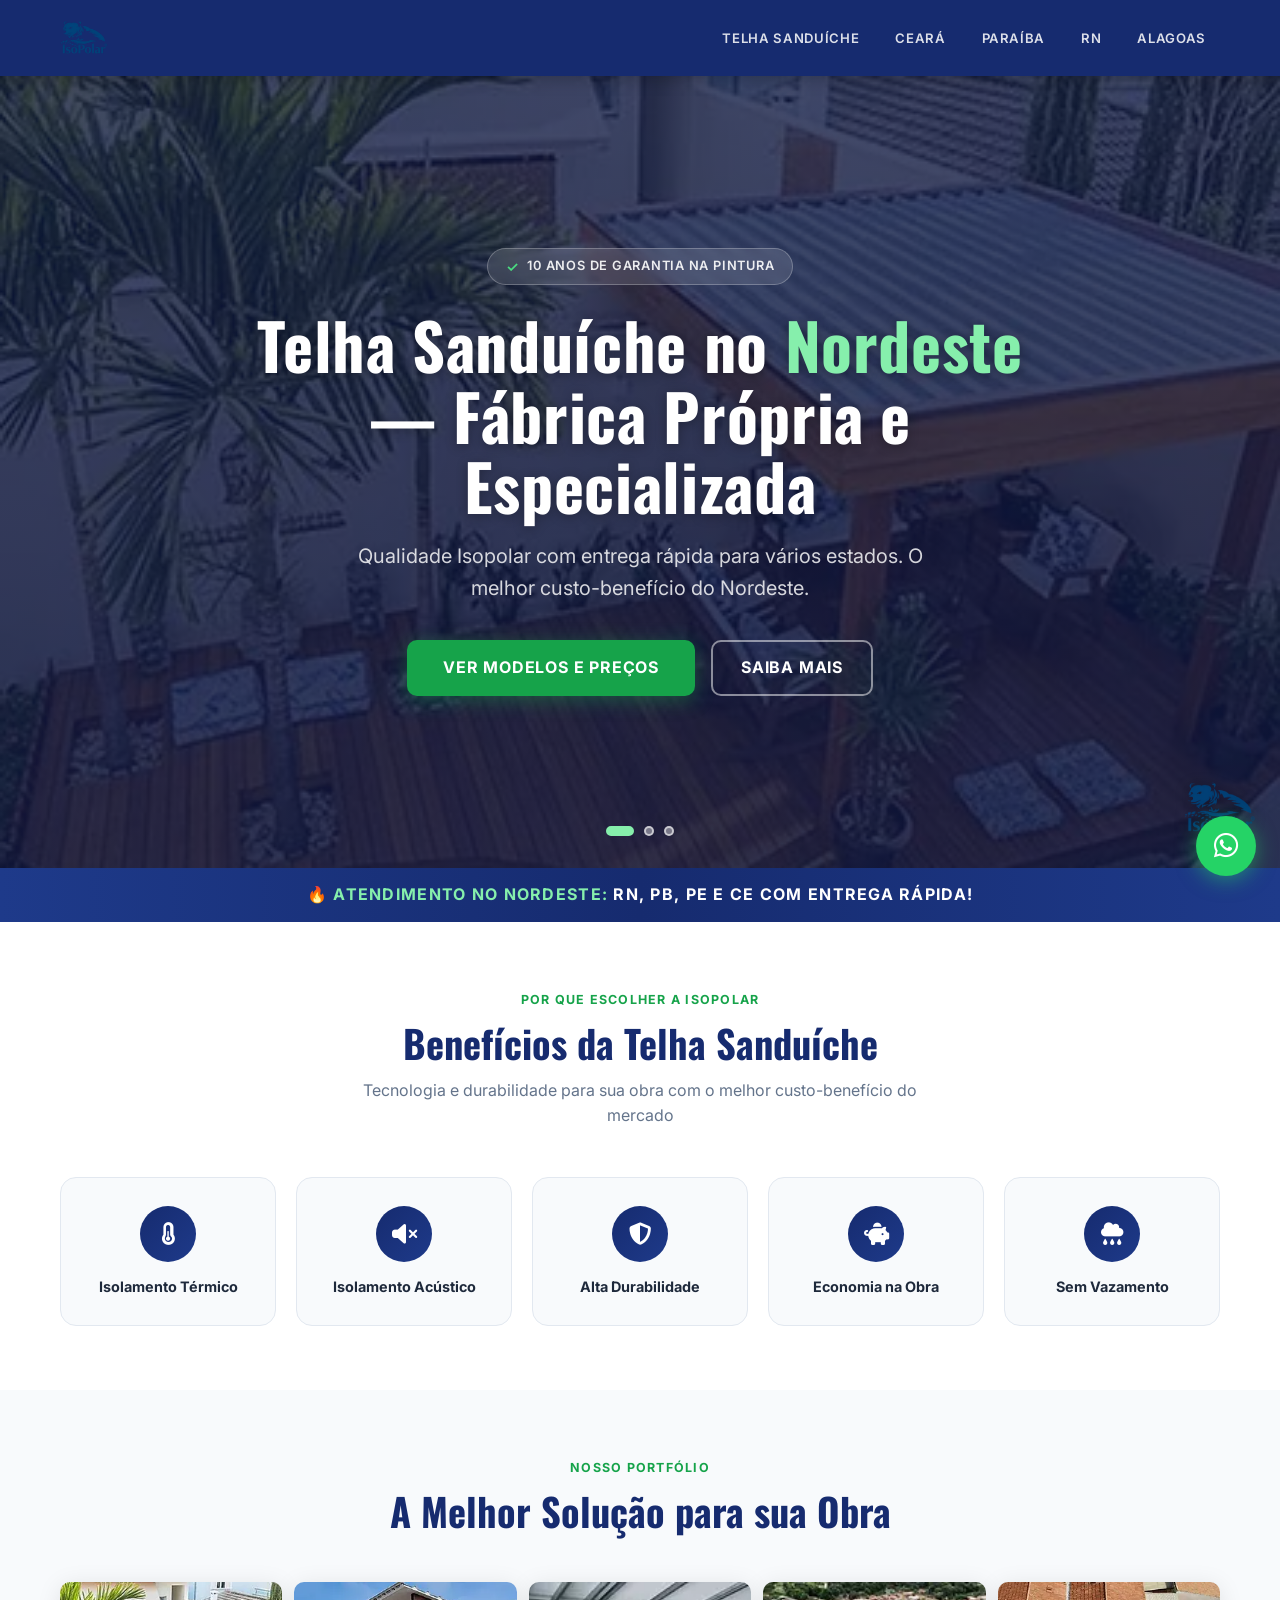
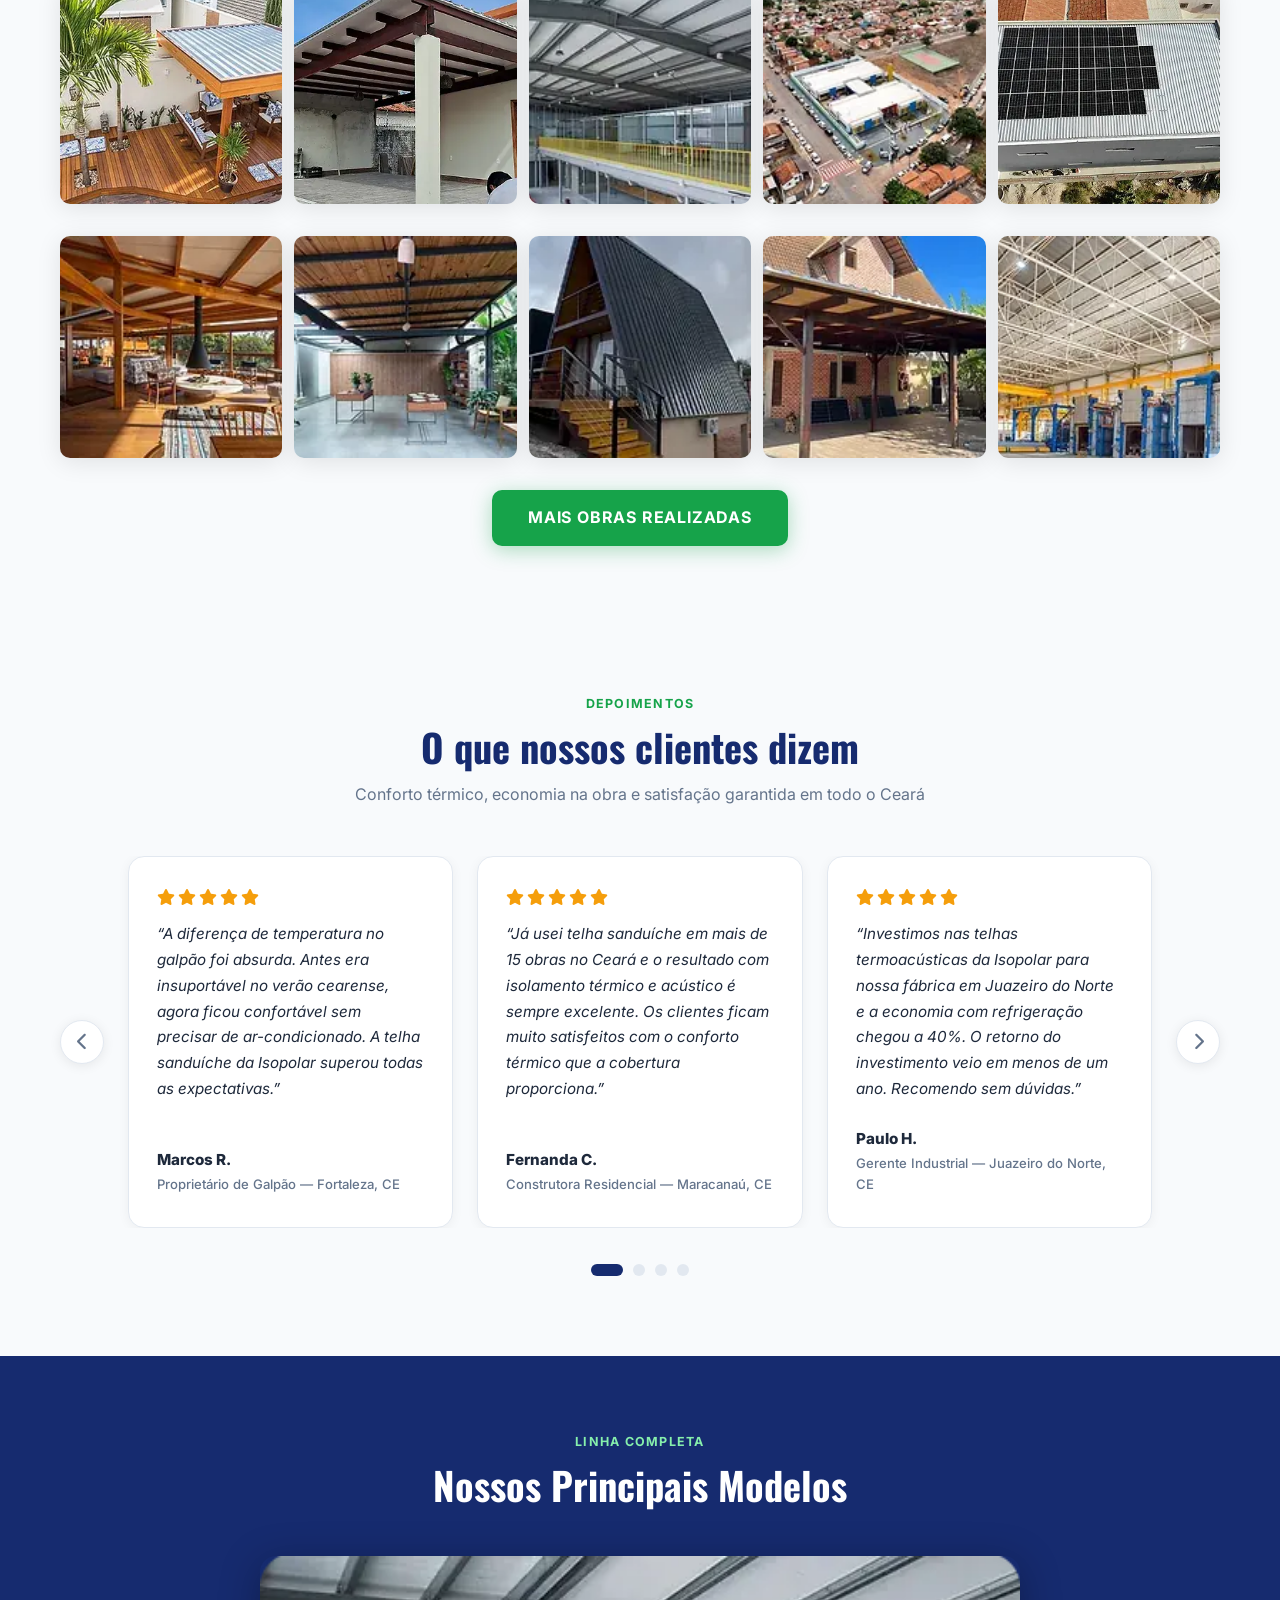
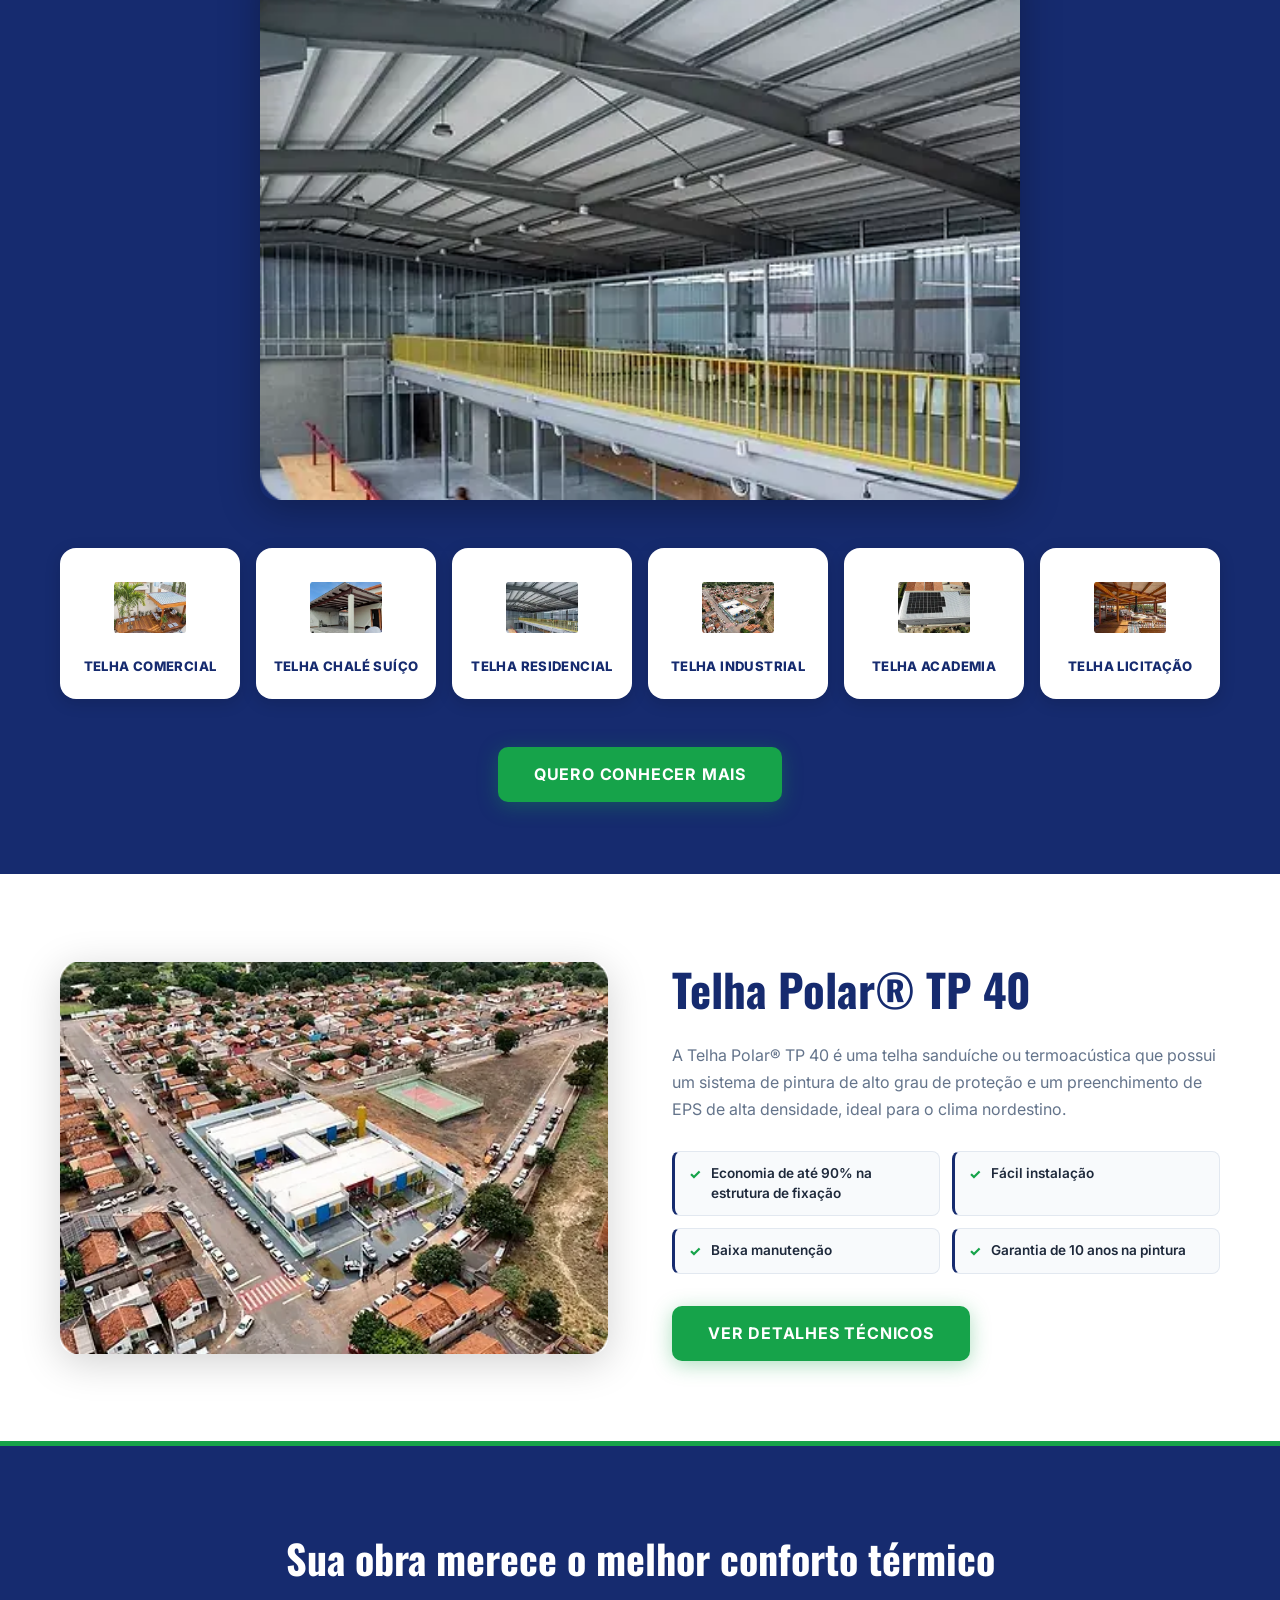
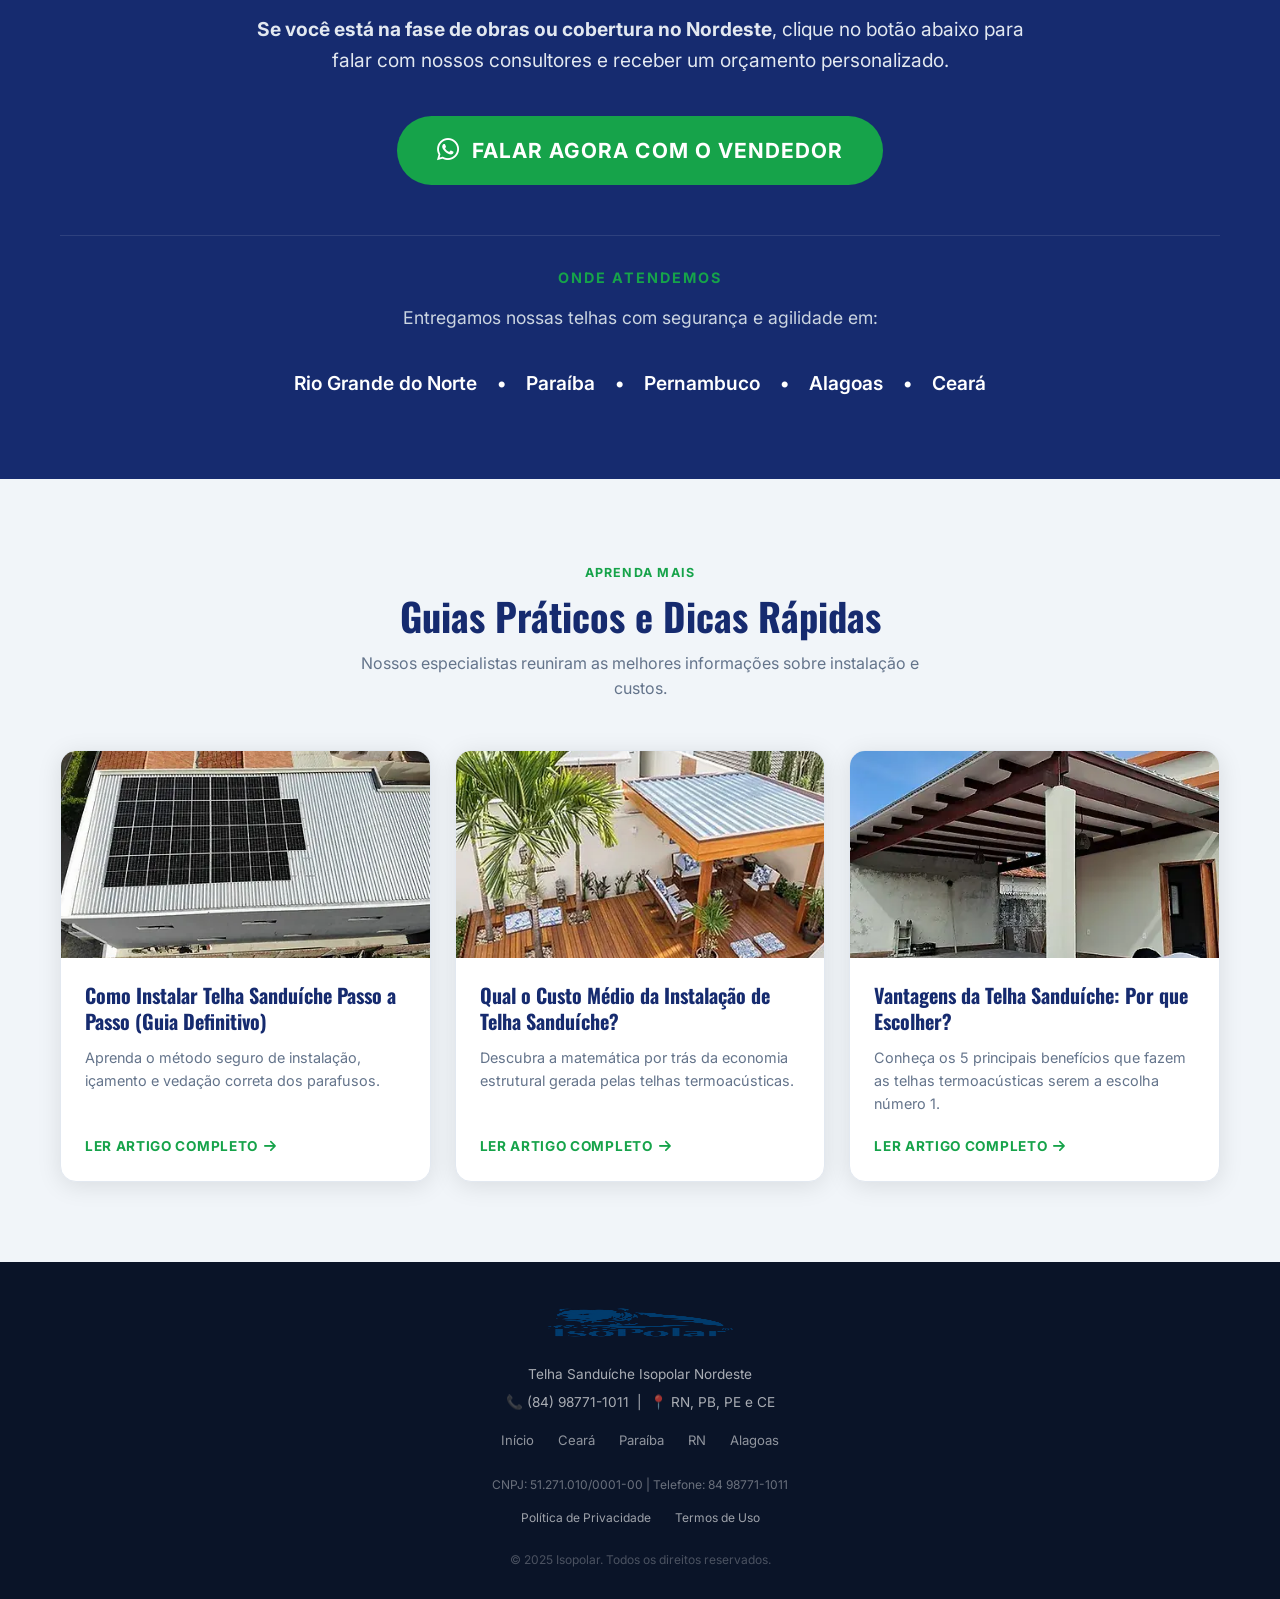
<file: meta-telhasanduiche/index.html>
<!DOCTYPE html>
<html lang="pt-BR">
<head>
  <meta charset="UTF-8">
  <meta name="viewport" content="width=device-width, initial-scale=1.0">
  <title>Isotelha e Telha Sandu&iacute;che no Nordeste | Isopolar F&aacute;brica</title>
  <meta name="description" content="Isotelha e telha sandu&iacute;che termoac&uacute;stica no Nordeste. Isolamento t&eacute;rmico, ac&uacute;stico e 10 anos de garantia na pintura. Solicite mais informa&ccedil;&otilde;es!">

  <!-- Google Tag Manager (Deferred) -->
  <script>
    window.addEventListener('load', function() {
      setTimeout(function() {
        (function(w,d,s,l,i){w[l]=w[l]||[];w[l].push({'gtm.start':
        new Date().getTime(),event:'gtm.js'});var f=d.getElementsByTagName(s)[0],
        j=d.createElement(s),dl=l!='dataLayer'?'&l='+l:'';j.async=true;j.src=
        'https://www.googletagmanager.com/gtm.js?id='+i+dl;f.parentNode.insertBefore(j,f);
        })(window,document,'script','dataLayer','GTM-5X6D3NV5');
      }, 3000);
    });
  </script>
  <!-- End Google Tag Manager -->

  <link rel="icon" href="/images/6d3a52_3cbe8f9edc8e4963aef2211dcd232a4e~mv2.webp" type="image/png">
  <link rel="preconnect" href="https://fonts.googleapis.com">
  <link rel="preconnect" href="https://fonts.gstatic.com" crossorigin>
  <link rel="preconnect" href="https://cdnjs.cloudflare.com" crossorigin>
  <link rel="preload" as="image" href="/images/01_1.webp" fetchpriority="high">
  <link rel="preload" href="https://fonts.googleapis.com/css2?family=Inter:wght@400;600;700;800&family=Oswald:wght@600;700&display=swap" as="style">
  <link rel="stylesheet" href="https://fonts.googleapis.com/css2?family=Inter:wght@400;600;700;800&family=Oswald:wght@600;700&display=swap" media="print" onload="this.media='all'">
  <noscript><link rel="stylesheet" href="https://fonts.googleapis.com/css2?family=Inter:wght@400;600;700;800&family=Oswald:wght@600;700&display=swap"></noscript>
  <link rel="preload" href="https://cdnjs.cloudflare.com/ajax/libs/font-awesome/6.4.0/css/all.min.css" as="style">
  <link rel="stylesheet" href="https://cdnjs.cloudflare.com/ajax/libs/font-awesome/6.4.0/css/all.min.css" media="print" onload="this.media='all'">
  <noscript><link rel="stylesheet" href="https://cdnjs.cloudflare.com/ajax/libs/font-awesome/6.4.0/css/all.min.css"></noscript>
  <link rel="preload" href="/style.css?v=5" as="style">
  <link rel="stylesheet" href="/style.css?v=5">
  <link rel="canonical" href="https://telhapolar40.com.br/ce/" />

  <!-- Structured Data (JSON-LD) para SEO/LLM -->
  <script type="application/ld+json">
  {
    "@context": "https://schema.org",
    "@graph": [
      {
        "@context": "https://schema.org",
        "@type": "FAQPage",
        "mainEntity": [
          {
            "@type": "Question",
            "name": "A telha sanduíche faz barulho quando chove?",
            "acceptedAnswer": {
              "@type": "Answer",
              "text": "Não! Uma das maiores vantagens da nossa telha termoacústica (sanduíche) com núcleo de EPS de alta densidade é justamente o bloqueio sonoro. Ela reduz drasticamente o barulho de chuva, proporcionando muito mais conforto."
            }
          },
          {
            "@type": "Question",
            "name": "Ela realmente ajuda a diminuir o calor?",
            "acceptedAnswer": {
              "@type": "Answer",
              "text": "Sim, o núcleo de isolamento bloqueia a transferência de calor para o interior do ambiente. Isso pode reduzir a temperatura interna em vários graus, gerando economia significativa com ar-condicionado e ventiladores."
            }
          },
          {
            "@type": "Question",
            "name": "Qual a durabilidade da pintura?",
            "acceptedAnswer": {
              "@type": "Answer",
              "text": "A Isopolar oferece 10 anos de garantia na pintura. Utilizamos um processo de pintura eletrostática que protege contra corrosão, desbotamento e garante um acabamento impecável por muito mais tempo."
            }
          },
          {
            "@type": "Question",
            "name": "A estrutura do telhado precisa ser reforçada?",
            "acceptedAnswer": {
              "@type": "Answer",
              "text": "Pelo contrário! As telhas sanduíche são extremamente leves e autoportantes, o que pode gerar uma economia de até 90% na estrutura de fixação (madeiramento ou metal) em comparação com telhas tradicionais."
            }
          }
        ]
      },
      {
        "@type": "LocalBusiness",
        "name": "Isopolar",
        "image": "https://telhapolar40.com.br/images/6d3a52_3cbe8f9edc8e4963aef2211dcd232a4e~mv2_1.webp",
        "telephone": "(84) 98771-1011",
        "url": "https://telhapolar40.com.br/ce/",
        "address": {
          "@type": "PostalAddress",
          "addressRegion": "RN",
          "addressCountry": "BR"
        }
      },
      {
        "@type": "Product",
        "name": "Telha Sandu\u00EDche / Termoac\u00FAstica Polar TP 40",
        "description": "Telha termoac\u00FAstica Isopolar com 10 anos de garantia na pintura e preenchimento de EPS de alta densidade.",
        "brand": {
          "@type": "Brand",
          "name": "Isopolar"
        },
        "aggregateRating": {
          "@type": "AggregateRating",
          "ratingValue": "5",
          "reviewCount": "6",
          "bestRating": "5"
        }
      }
    ]
  }
  </script>
</head>
<body>
  <noscript><iframe src="https://www.googletagmanager.com/ns.html?id=GTM-5X6D3NV5" height="0" width="0" style="display:none;visibility:hidden"></iframe></noscript>

  <header>
    <div class="container nav-container">
      <a href="/" class="logo">
        <img src="/images/6d3a52_3cbe8f9edc8e4963aef2211dcd232a4e~mv2_1.webp" alt="Isopolar" width="192" height="192">
      </a>
      <nav id="main-nav">
        <ul>
          <li><a href="/">Telha Sandu&iacute;che</a></li>
          <li><a href="/ce/">Cear&aacute;</a></li>
          <li><a href="/pb/">Para&iacute;ba</a></li>
          <li><a href="/rn/">RN</a></li>
          <li><a href="/al/">Alagoas</a></li>
        </ul>
      </nav>
      <div class="menu-toggle" id="mobile-menu-btn" aria-label="Abrir menu">
        <span></span><span></span><span></span>
      </div>
    </div>
  </header>

  <main>
    <section class="hero hero-slideshow" id="hero-slideshow">
      <!-- Shared background — one image, no duplication -->
      <img class="hero-bg" src="/images/01_1.webp" alt="Isotelha e Telha Sanduíche no Ceará — Isopolar" loading="eager" fetchpriority="high" width="720" height="1284">
      <div class="hero-overlay"></div>

      <!-- Slide 1: KW = Telha Sanduíche Ceará (original) -->
      <div class="hero-slide active" id="hslide-1">
        <div class="hero-content">
          <div class="hero-badge">10 Anos de Garantia na Pintura</div>
          <h1>Telha Sandu&iacute;che no <span>Nordeste</span> — F&aacute;brica Pr&oacute;pria e Especializada</h1>
          <p class="hero-sub">Qualidade Isopolar com entrega r&aacute;pida para v&aacute;rios estados. O melhor custo-benef&iacute;cio do Nordeste.</p>
          <div class="hero-actions">
            <a href="#qualificacao" class="btn btn-primary">
              Ver Modelos e Pre&ccedil;os
            </a>
            <a href="#beneficios" class="btn btn-secondary">Saiba mais</a>
          </div>
        </div>
      </div>

      <!-- Slide 2: KW = Isotelha Ceará -->
      <div class="hero-slide" id="hslide-2">
        <div class="hero-content">
          <div class="hero-badge">Isotelha com Isolamento T&eacute;rmico e Ac&uacute;stico</div>
          <h1>Isotelha no <span>Nordeste</span> — Conforto T&eacute;rmico que Economiza at&eacute; 40% em Refrigera&ccedil;&atilde;o</h1>
          <p class="hero-sub">A isotelha Isopolar bloqueia o calor e elimina o barulho da chuva. Solu&ccedil;&atilde;o definitiva para sua obra.</p>
          <div class="hero-actions">
            <a href="#qualificacao" class="btn btn-primary">
              Descobrir Vantagens
            </a>
            <a href="#beneficios" class="btn btn-secondary">Ver Benef&iacute;cios</a>
          </div>
        </div>
      </div>

      <!-- Slide 3: KW = Telha Sanduíche (ângulo: garantia + estrutura) -->
      <div class="hero-slide" id="hslide-3">
        <div class="hero-content">
          <div class="hero-badge">Economia de at&eacute; 90% na Estrutura de Fixa&ccedil;&atilde;o</div>
          <h1>Telha Sandu&iacute;che <span>Termoac&uacute;stica</span> — Leve, Dur&aacute;vel e com 10 Anos de Garantia</h1>
          <p class="hero-sub">A telha sandu&iacute;che Isopolar &eacute; autoportante, f&aacute;cil de instalar e ideal para galp&otilde;es, ind&uacute;strias e resid&ecirc;ncias no Nordeste.</p>
          <div class="hero-actions">
            <a href="#qualificacao" class="btn btn-primary">
              Detalhes T&eacute;cnicos
            </a>
            <a href="#beneficios" class="btn btn-secondary">Conhecer Modelos</a>
          </div>
        </div>
      </div>

      <!-- Dots navigation -->
      <div class="hero-dots" aria-label="Navegar entre slides">
        <button class="hero-dot active" data-slide="0" aria-label="Slide 1"></button>
        <button class="hero-dot" data-slide="1" aria-label="Slide 2"></button>
        <button class="hero-dot" data-slide="2" aria-label="Slide 3"></button>
      </div>

      <img class="warranty-seal" src="/images/6d3a52_3cbe8f9edc8e4963aef2211dcd232a4e~mv2_1.webp" alt="Garantia Isopolar" width="98" height="98">
    </section>

    <div class="promo-bar">
      <div class="container">
        <p><span>&#128293; Atendimento no Nordeste:</span> RN, PB, PE e CE com entrega r&aacute;pida!</p>
      </div>
    </div>

    <section class="benefits" id="beneficios">
      <div class="container">
        <div class="section-title">
          <span class="eyebrow">Por que escolher a Isopolar</span>
          <h2>Benef&iacute;cios da Telha Sandu&iacute;che</h2>
          <p>Tecnologia e durabilidade para sua obra com o melhor custo-benef&iacute;cio do mercado</p>
        </div>
        <div class="benefits-grid">
          <div class="benefit-card"><div class="benefit-icon"><i class="fas fa-thermometer-half"></i></div><h3>Isolamento T&eacute;rmico</h3></div>
          <div class="benefit-card"><div class="benefit-icon"><i class="fas fa-volume-mute"></i></div><h3>Isolamento Ac&uacute;stico</h3></div>
          <div class="benefit-card"><div class="benefit-icon"><i class="fas fa-shield-alt"></i></div><h3>Alta Durabilidade</h3></div>
          <div class="benefit-card"><div class="benefit-icon"><i class="fas fa-piggy-bank"></i></div><h3>Economia na Obra</h3></div>
          <div class="benefit-card"><div class="benefit-icon"><i class="fas fa-cloud-rain"></i></div><h3>Sem Vazamento</h3></div>
        </div>
      </div>
    </section>

    <section class="gallery-section">
      <div class="container">
        <div class="section-title">
          <span class="eyebrow">Nosso portf&oacute;lio</span>
          <h2>A Melhor Solu&ccedil;&atilde;o para sua Obra</h2>
        </div>
        <div class="gallery-grid">
          <div class="gallery-item"><img src="/images/01_1.webp" alt="01" loading="lazy" width="218" height="156"></div>
          <div class="gallery-item"><img src="/images/02_1.webp" alt="02" loading="lazy" width="218" height="156"></div>
          <div class="gallery-item"><img src="/images/03.webp" alt="03" loading="lazy" width="218" height="156"></div>
          <div class="gallery-item"><img src="/images/04.webp" alt="04" loading="lazy" width="218" height="156"></div>
          <div class="gallery-item"><img src="/images/05_1.webp" alt="05" loading="lazy" width="218" height="156"></div>
        </div>
        <div class="gallery-grid">
          <div class="gallery-item"><img src="/images/06.webp" alt="06" loading="lazy" width="218" height="156"></div>
          <div class="gallery-item"><img src="/images/07.webp" alt="07" loading="lazy" width="218" height="156"></div>
          <div class="gallery-item"><img src="/images/08.webp" alt="08" loading="lazy" width="218" height="156"></div>
          <div class="gallery-item"><img src="/images/09.webp" alt="09" loading="lazy" width="218" height="156"></div>
          <div class="gallery-item"><img src="/images/10.webp" alt="10" loading="lazy" width="218" height="156"></div>
        </div>
        <div class="text-center mt-32">
          <a href="#qualificacao" class="btn-cta">
             Mais Obras Realizadas
          </a>
        </div>
      </div>
    </section>

    <section class="testimonials-section" id="depoimentos">
      <div class="container">
        <div class="section-title">
          <span class="eyebrow">Depoimentos</span>
          <h2>O que nossos clientes dizem</h2>
          <p>Conforto t&eacute;rmico, economia na obra e satisfa&ccedil;&atilde;o garantida em todo o Cear&aacute;</p>
        </div>
        <div class="testimonials-wrapper">
          <button class="testimonials-arrow prev" aria-label="Anterior"><i class="fas fa-chevron-left"></i></button>
          <div class="testimonials-viewport">
            <div class="testimonials-track" id="testimonials-track">

              <div class="testimonial-slide">
                <div class="testimonial-card">
                  <div class="testimonial-stars"><i class="fas fa-star"></i><i class="fas fa-star"></i><i class="fas fa-star"></i><i class="fas fa-star"></i><i class="fas fa-star"></i></div>
                  <p class="testimonial-text">&ldquo;A diferen&ccedil;a de temperatura no galp&atilde;o foi absurda. Antes era insuport&aacute;vel no ver&atilde;o cearense, agora ficou confort&aacute;vel sem precisar de ar-condicionado. A telha sandu&iacute;che da Isopolar superou todas as expectativas.&rdquo;</p>
                  <div class="testimonial-author">
                    <span class="testimonial-name">Marcos R.</span>
                    <span class="testimonial-role">Propriet&aacute;rio de Galp&atilde;o &mdash; Fortaleza, CE</span>
                  </div>
                </div>
              </div>

              <div class="testimonial-slide">
                <div class="testimonial-card">
                  <div class="testimonial-stars"><i class="fas fa-star"></i><i class="fas fa-star"></i><i class="fas fa-star"></i><i class="fas fa-star"></i><i class="fas fa-star"></i></div>
                  <p class="testimonial-text">&ldquo;J&aacute; usei telha sandu&iacute;che em mais de 15 obras no Cear&aacute; e o resultado com isolamento t&eacute;rmico e ac&uacute;stico &eacute; sempre excelente. Os clientes ficam muito satisfeitos com o conforto t&eacute;rmico que a cobertura proporciona.&rdquo;</p>
                  <div class="testimonial-author">
                    <span class="testimonial-name">Fernanda C.</span>
                    <span class="testimonial-role">Construtora Residencial &mdash; Maracana&uacute;, CE</span>
                  </div>
                </div>
              </div>

              <div class="testimonial-slide">
                <div class="testimonial-card">
                  <div class="testimonial-stars"><i class="fas fa-star"></i><i class="fas fa-star"></i><i class="fas fa-star"></i><i class="fas fa-star"></i><i class="fas fa-star"></i></div>
                  <p class="testimonial-text">&ldquo;Investimos nas telhas termoac&uacute;sticas da Isopolar para nossa f&aacute;brica em Juazeiro do Norte e a economia com refrigera&ccedil;&atilde;o chegou a 40%. O retorno do investimento veio em menos de um ano. Recomendo sem d&uacute;vidas.&rdquo;</p>
                  <div class="testimonial-author">
                    <span class="testimonial-name">Paulo H.</span>
                    <span class="testimonial-role">Gerente Industrial &mdash; Juazeiro do Norte, CE</span>
                  </div>
                </div>
              </div>

              <div class="testimonial-slide">
                <div class="testimonial-card">
                  <div class="testimonial-stars"><i class="fas fa-star"></i><i class="fas fa-star"></i><i class="fas fa-star"></i><i class="fas fa-star"></i><i class="fas fa-star"></i></div>
                  <p class="testimonial-text">&ldquo;Trocamos a telha de fibrocimento pela telha sandu&iacute;che Isopolar e a temperatura interna caiu drasticamente. Al&eacute;m disso, a instala&ccedil;&atilde;o foi r&aacute;pida e o acabamento impec&aacute;vel. Melhor custo-benef&iacute;cio para o clima do Cear&aacute;.&rdquo;</p>
                  <div class="testimonial-author">
                    <span class="testimonial-name">Luciana T.</span>
                    <span class="testimonial-role">Arquiteta &mdash; Caucaia, CE</span>
                  </div>
                </div>
              </div>

              <div class="testimonial-slide">
                <div class="testimonial-card">
                  <div class="testimonial-stars"><i class="fas fa-star"></i><i class="fas fa-star"></i><i class="fas fa-star"></i><i class="fas fa-star"></i><i class="fas fa-star"></i></div>
                  <p class="testimonial-text">&ldquo;Economizamos mais de 80% na estrutura de fixa&ccedil;&atilde;o porque a telha sandu&iacute;che &eacute; leve e autoportante. A entrega para o Cear&aacute; foi dentro do prazo e a garantia de 10 anos na pintura nos deu total seguran&ccedil;a.&rdquo;</p>
                  <div class="testimonial-author">
                    <span class="testimonial-name">Diego S.</span>
                    <span class="testimonial-role">Engenheiro Civil &mdash; Sobral, CE</span>
                  </div>
                </div>
              </div>

              <div class="testimonial-slide">
                <div class="testimonial-card">
                  <div class="testimonial-stars"><i class="fas fa-star"></i><i class="fas fa-star"></i><i class="fas fa-star"></i><i class="fas fa-star"></i><i class="fas fa-star"></i></div>
                  <p class="testimonial-text">&ldquo;Fizemos a cobertura completa da igreja com telha termoac&uacute;stica Isopolar. Al&eacute;m de eliminar o barulho da chuva, o ambiente ficou muito mais fresco. Atendimento excepcional.&rdquo;</p>
                  <div class="testimonial-author">
                    <span class="testimonial-name">Renata M.</span>
                    <span class="testimonial-role">Administradora de Edif&iacute;cio &mdash; Natal, RN</span>
                  </div>
                </div>
              </div>

            </div>
          </div>
          <button class="testimonials-arrow next" aria-label="Pr&oacute;ximo"><i class="fas fa-chevron-right"></i></button>
        </div>
        <div class="testimonials-dots" id="testimonials-dots"></div>
      </div>
    </section>

    <section class="categories-section">
      <div class="container">
        <div class="section-title">
          <span class="eyebrow">Linha completa</span>
          <h2>Nossos Principais Modelos</h2>
        </div>
        <img class="models-image" src="/images/03_1.webp" alt="Modelos" loading="lazy" width="1536" height="1024">
        <div class="categories-grid">
          <div class="category-card"><img src="/images/01_1.webp" alt="Comercial" loading="lazy" width="184" height="192"><h3>Telha Comercial</h3></div>
          <div class="category-card"><img src="/images/02_1.webp" alt="Chal&eacute;" loading="lazy" width="184" height="192"><h3>Telha Chal&eacute; Su&iacute;&ccedil;o</h3></div>
          <div class="category-card"><img src="/images/03.webp" alt="Residencial" loading="lazy" width="184" height="192"><h3>Telha Residencial</h3></div>
          <div class="category-card"><img src="/images/04.webp" alt="Industrial" loading="lazy" width="184" height="192"><h3>Telha Industrial</h3></div>
          <div class="category-card"><img src="/images/05_1.webp" alt="Academia" loading="lazy" width="184" height="192"><h3>Telha Academia</h3></div>
          <div class="category-card"><img src="/images/06.webp" alt="Licita&ccedil;&atilde;o" loading="lazy" width="184" height="192"><h3>Telha Licita&ccedil;&atilde;o</h3></div>
        </div>
        <div class="text-center mt-32">
          <a href="#qualificacao" class="btn-cta">
            Quero Conhecer Mais
          </a>
        </div>
      </div>
    </section>



    <section class="product-section">
      <div class="container">
        <div class="product-grid">
          <div class="product-image">
            <img src="/images/04_1.webp" alt="Telha Polar TP40" width="733" height="315">
          </div>
          <div class="product-content">
            <h2>Telha Polar&reg; TP 40</h2>
            <p>A Telha Polar&reg; TP 40 &eacute; uma telha sandu&iacute;che ou termoac&uacute;stica que possui um sistema de pintura de alto grau de prote&ccedil;&atilde;o e um preenchimento de EPS de alta densidade, ideal para o clima nordestino.</p>
            <div class="bullet-list">
              <div class="bullet-item">Economia de at&eacute; 90% na estrutura de fixa&ccedil;&atilde;o</div>
              <div class="bullet-item">F&aacute;cil instala&ccedil;&atilde;o</div>
              <div class="bullet-item">Baixa manuten&ccedil;&atilde;o</div>
              <div class="bullet-item">Garantia de 10 anos na pintura</div>
            </div>
            <a href="#qualificacao" class="btn-cta">
               Ver Detalhes T&eacute;cnicos
            </a>
          </div>
        </div>
      </div>
    </section>

    <section class="cta-band" id="qualificacao" style="background: var(--primary); padding: 80px 0; border-top: 5px solid var(--cta);">
      <div class="container text-center">
        <h2 style="font-size: 2.5rem; margin-bottom: 24px; color: #fff;">Sua obra merece o melhor conforto t&eacute;rmico</h2>
        <p style="font-size: 1.2rem; margin-bottom: 40px; color: #e2e8f0; max-width: 800px; margin-left: auto; margin-right: auto;">
          <strong>Se voc&ecirc; est&aacute; na fase de obras ou cobertura no Nordeste</strong>, clique no bot&atilde;o abaixo para falar com nossos consultores e receber um or&ccedil;amento personalizado.
        </p>
        <a href="https://wa.me/5584987711011?text=Ol%C3%A1,%20vim%20pelo%20an%C3%BAncio.%20Estou%20na%20fase%20de%20obras%20e%20gostaria%20de%20falar%20com%20um%20vendedor" class="btn btn-primary btn-pulse-green" style="font-size: 1.3rem; padding: 18px 40px; display: inline-flex; align-items: center; gap: 12px; border-radius: 50px;">
          <i class="fab fa-whatsapp" style="font-size: 1.6rem;"></i> FALAR AGORA COM O VENDEDOR
        </a>
        
        <div style="margin-top: 50px; padding-top: 30px; border-top: 1px solid rgba(255,255,255,0.1);">
          <span style="display: block; font-size: 0.9rem; text-transform: uppercase; letter-spacing: 2px; color: var(--cta); margin-bottom: 15px; font-weight: 700;">Onde Atendemos</span>
          <p style="color: #cbd5e1; font-size: 1.1rem;">Entregamos nossas telhas com seguran&ccedil;a e agilidade em:</p>
          <div style="display:flex; justify-content:center; gap:20px; flex-wrap:wrap; margin-top:15px; font-weight:600; font-size:1.2rem; color:#fff;">
            <span>Rio Grande do Norte</span> &bull;
            <span>Para&iacute;ba</span> &bull;
            <span>Pernambuco</span> &bull;
            <span>Alagoas</span> &bull;
            <span>Cear&aacute;</span>
          </div>
        </div>
      </div>
    </section>


  </main>

  

<!-- ════════════════════════════════════
         BLOG PREVIEW SECTION
    ════════════════════════════════════ -->
    <section class="blog-preview-section">
      <div class="container">
        <div class="section-title">
          <span class="eyebrow">Aprenda Mais</span>
          <h2>Guias Práticos e Dicas Rápidas</h2>
          <p>Nossos especialistas reuniram as melhores informações sobre instalação e custos.</p>
        </div>
        <div class="blog-preview-grid">
          <a href="/blog/como-instalar-telha-sanduiche-passo-a-passo.html" class="blog-preview-card">
            <img src="/images/05_1.webp" alt="Como instalar passo a passo" class="blog-preview-img" width="400" height="225">
            <div class="blog-preview-content">
              <h3>Como Instalar Telha Sanduíche Passo a Passo (Guia Definitivo)</h3>
              <p>Aprenda o método seguro de instalação, içamento e vedação correta dos parafusos.</p>
              <span class="blog-preview-link">Ler Artigo Completo <i class="fas fa-arrow-right"></i></span>
            </div>
          </a>
          <a href="/blog/custo-medio-instalacao-telha-sanduiche.html" class="blog-preview-card">
            <img src="/images/01_1.webp" alt="Custo médio de instalação" class="blog-preview-img" width="400" height="225">
            <div class="blog-preview-content">
              <h3>Qual o Custo Médio da Instalação de Telha Sanduíche?</h3>
              <p>Descubra a matemática por trás da economia estrutural gerada pelas telhas termoacústicas.</p>
              <span class="blog-preview-link">Ler Artigo Completo <i class="fas fa-arrow-right"></i></span>
            </div>
          </a>
          <a href="/blog/vantagens-da-telha-sanduiche.html" class="blog-preview-card">
            <img src="/images/02_1.webp" alt="Vantagens da Telha Sanduíche" class="blog-preview-img" width="400" height="225">
            <div class="blog-preview-content">
              <h3>Vantagens da Telha Sanduíche: Por que Escolher?</h3>
              <p>Conheça os 5 principais benefícios que fazem as telhas termoacústicas serem a escolha número 1.</p>
              <span class="blog-preview-link">Ler Artigo Completo <i class="fas fa-arrow-right"></i></span>
            </div>
          </a>
        </div>
      </div>
    </section>
<footer>
    <div class="container">
      <div class="footer-logo"><img src="/images/6d3a52_3cbe8f9edc8e4963aef2211dcd232a4e~mv2_1.webp" alt="Isopolar" width="192" height="192"></div>
      <p>Telha Sandu&iacute;che Isopolar Nordeste</p>
      <p>&#128222; (84) 98771-1011 &nbsp;|&nbsp; &#128205; RN, PB, PE e CE</p>
      <div class="footer-links">
        <a href="/">In&iacute;cio</a><a href="/ce/">Cear&aacute;</a><a href="/pb/">Para&iacute;ba</a><a href="/rn/">RN</a><a href="/al/">Alagoas</a>
      </div>
      <p style="margin-top:24px; font-size:0.75rem; opacity:0.6;">CNPJ: 51.271.010/0001-00 | Telefone: 84 98771-1011</p>
      <div style="margin-top:10px; margin-bottom: 20px;">
        <a href="/politica-privacidade.html" style="color:#fff; text-decoration:none; font-size:0.75rem; opacity:0.6; margin:0 10px;">Pol&iacute;tica de Privacidade</a>
        <a href="/termos-uso.html" style="color:#fff; text-decoration:none; font-size:0.75rem; opacity:0.6; margin:0 10px;">Termos de Uso</a>
      </div>
      <p style="font-size:0.75rem; opacity:0.4;">&copy; 2025 Isopolar. Todos os direitos reservados.</p>
    </div>
  </footer>

  <a href="#qualificacao" class="whatsapp-float" aria-label="WhatsApp">
    <i class="fab fa-whatsapp"></i>
  </a>


  <script src="/main.js?v=5" defer></script>
</body>
</html>
</file>
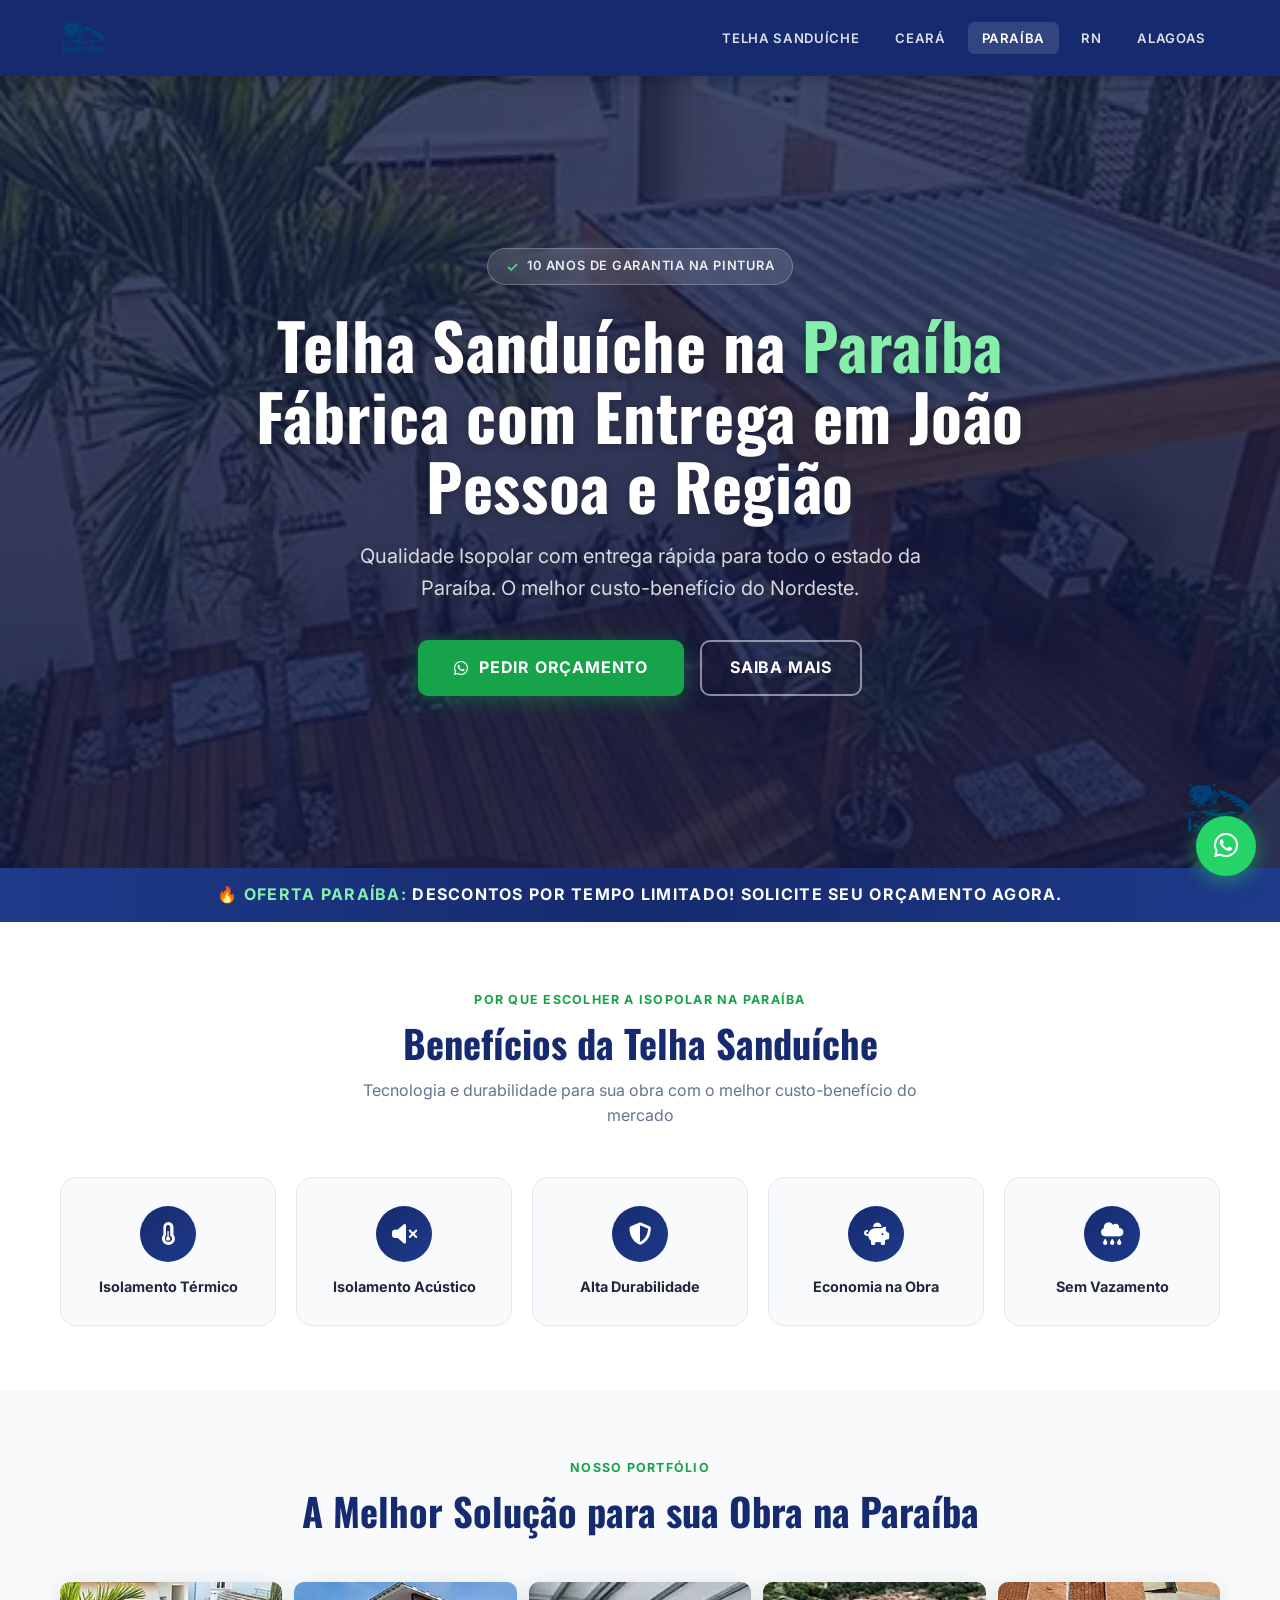
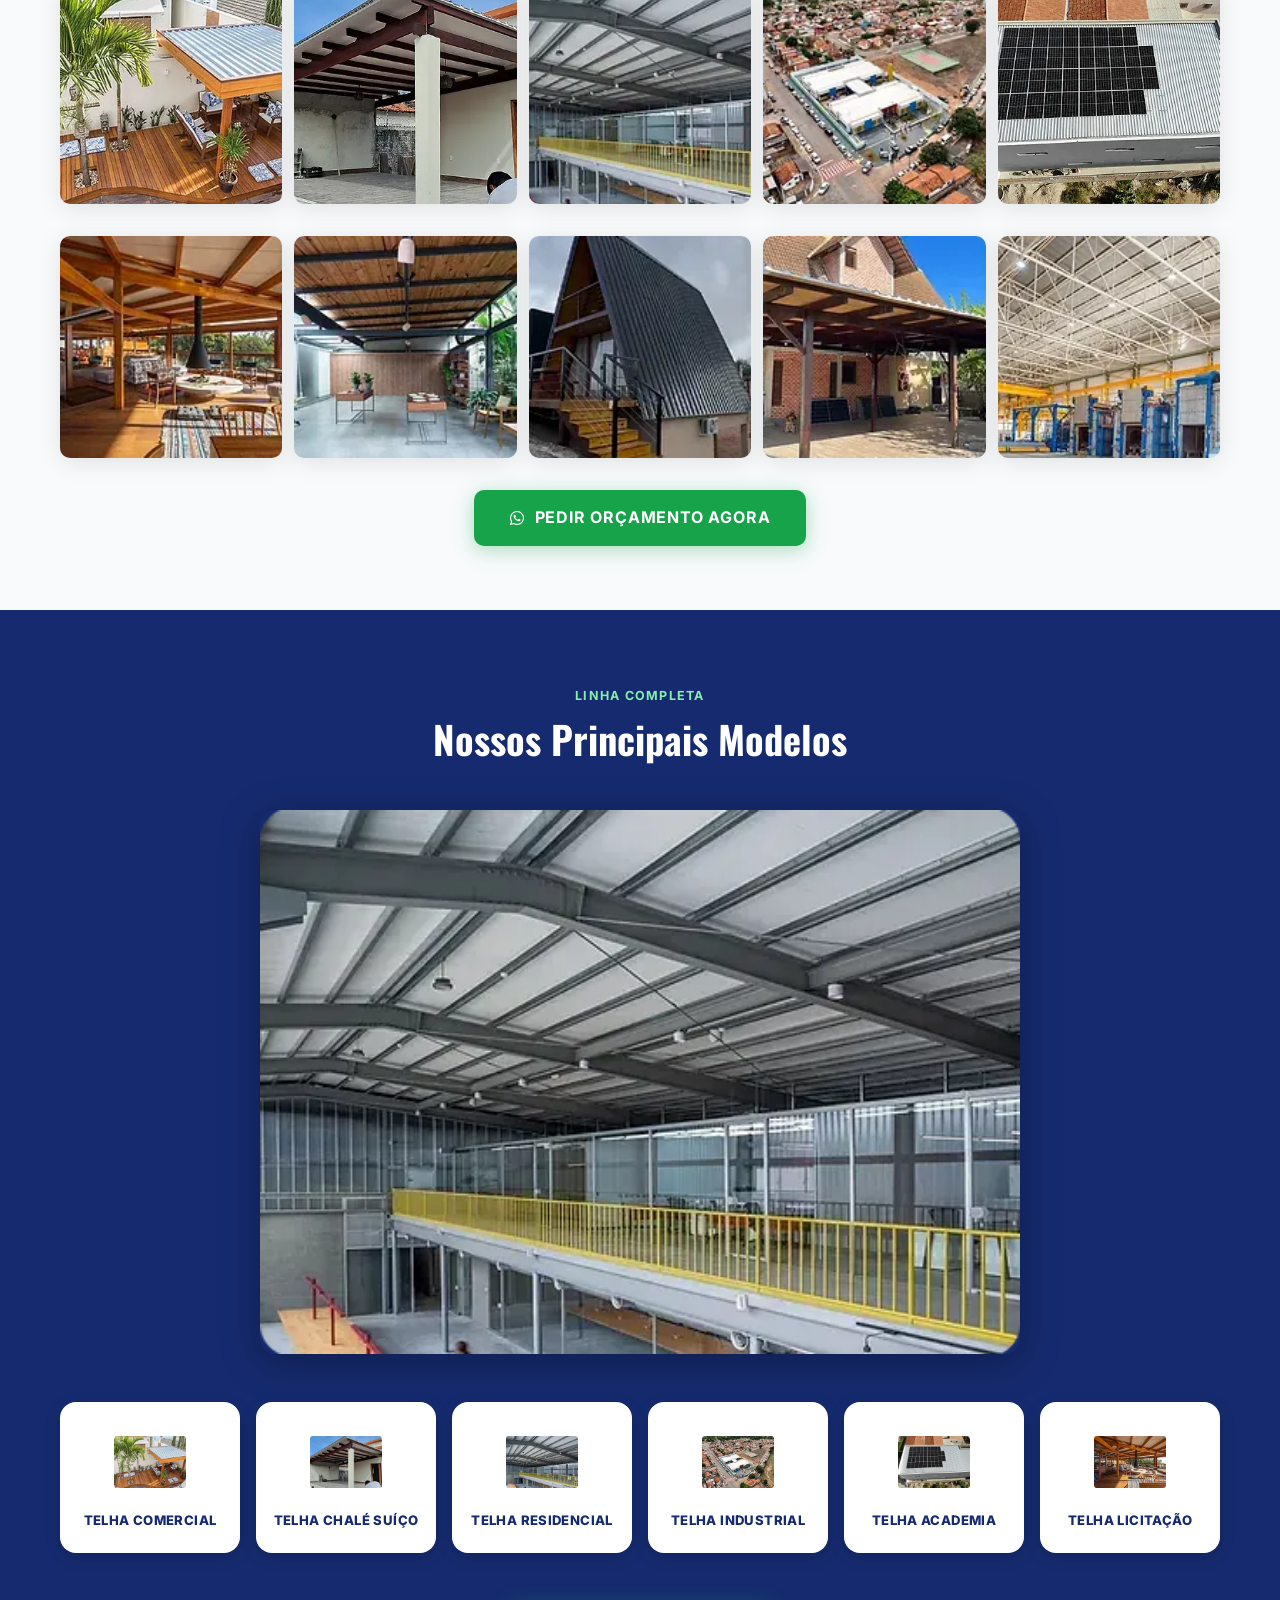
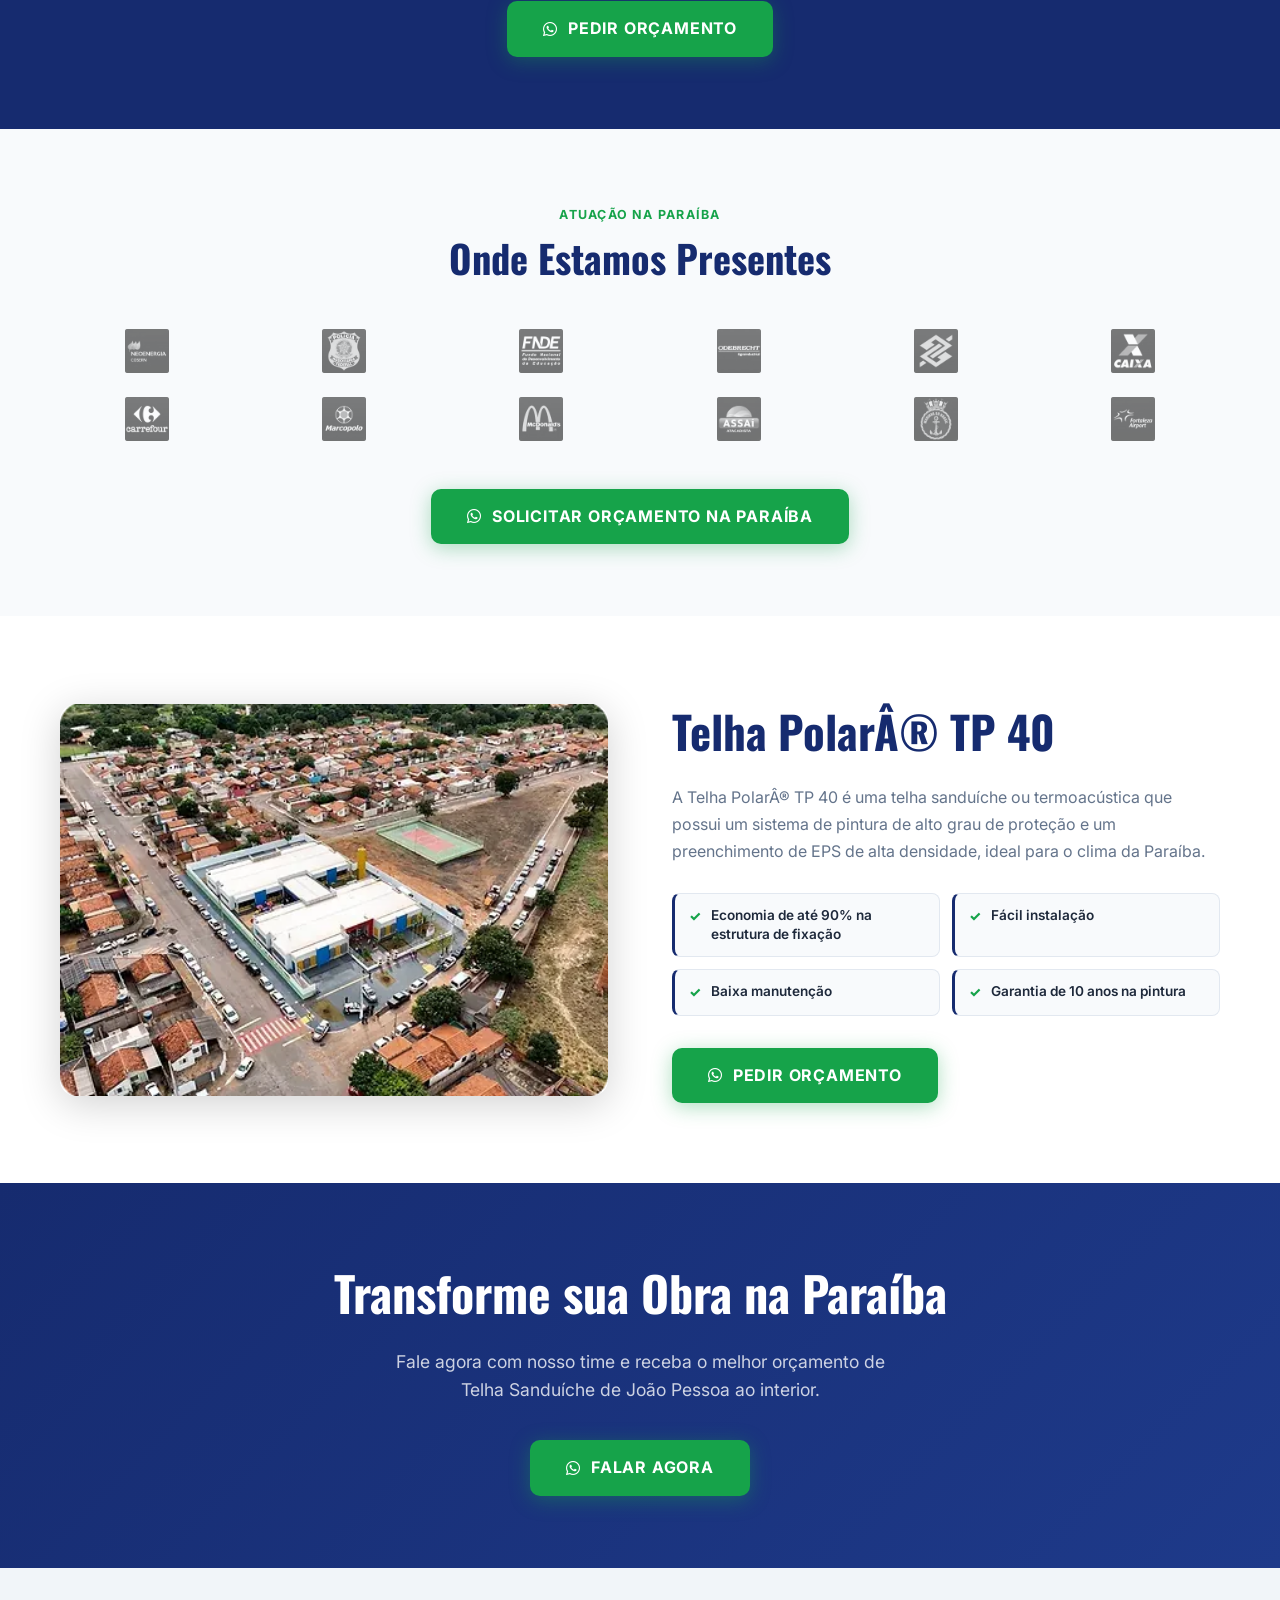
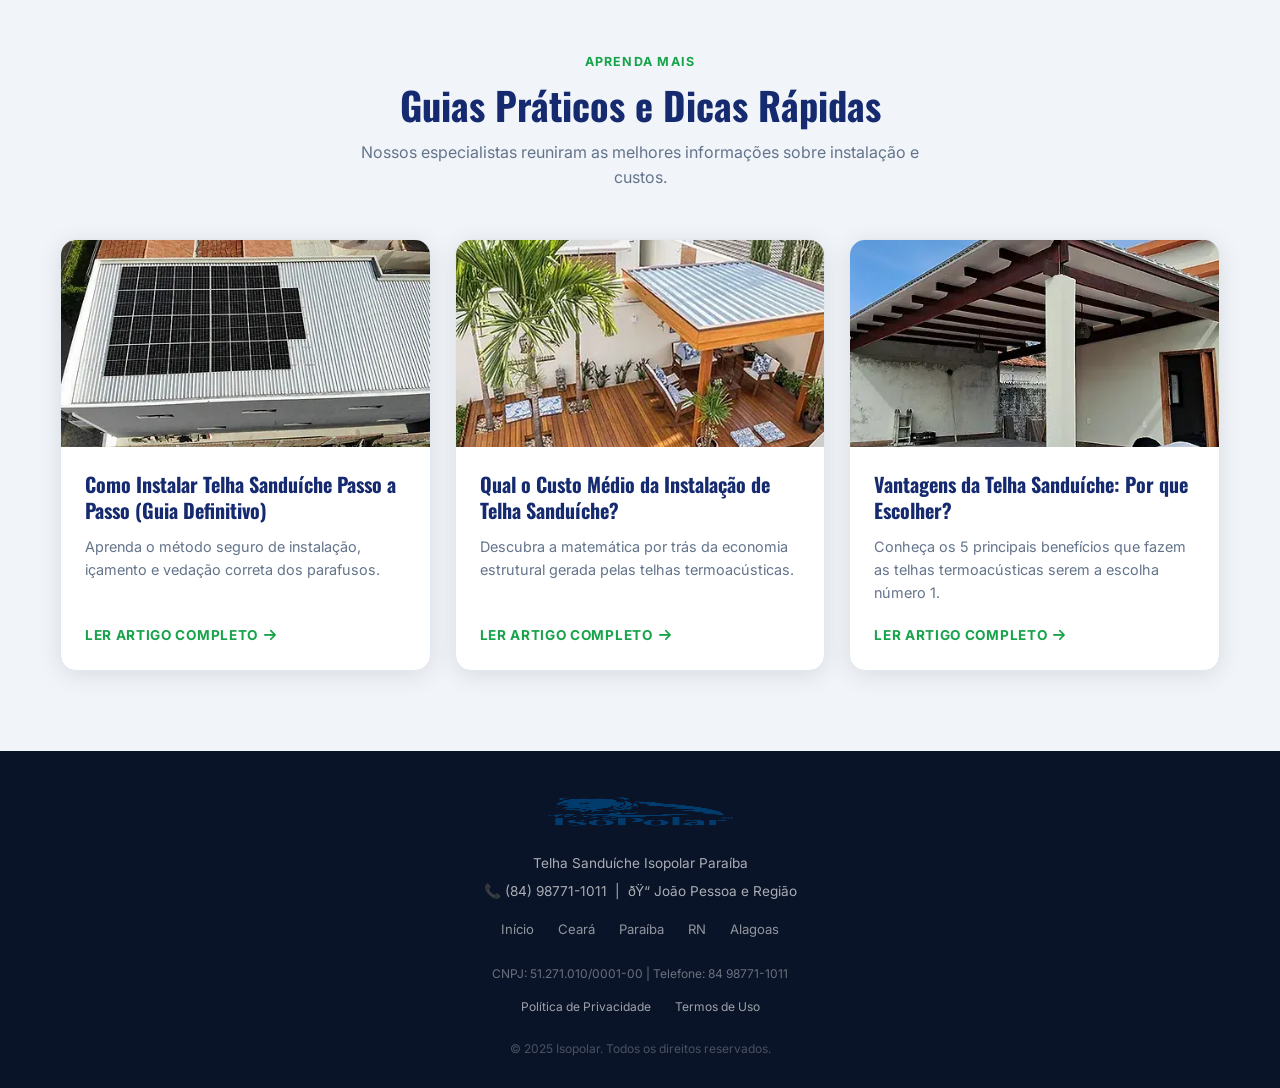
<file: pb/index.html>
<!DOCTYPE html>
<html lang="pt-BR">
<head>
  <meta charset="UTF-8">
  <meta name="viewport" content="width=device-width, initial-scale=1.0">
  <title>Telha Sandu&iacute;che Para&iacute;ba | Isopolar F&aacute;brica com Entrega em Jo&atilde;o Pessoa</title>
  <meta name="description" content="Telha Sandu&iacute;che e Termoac&uacute;stica na Para&iacute;ba. Entregamos em Jo&atilde;o Pessoa e regi&atilde;o. Solicite or&ccedil;amento agora!">

  <!-- Google Tag Manager (Deferred) -->
  <script>
    window.addEventListener('load', function() {
      setTimeout(function() {
        (function(w,d,s,l,i){w[l]=w[l]||[];w[l].push({'gtm.start':
        new Date().getTime(),event:'gtm.js'});var f=d.getElementsByTagName(s)[0],
        j=d.createElement(s),dl=l!='dataLayer'?'&l='+l:'';j.async=true;j.src=
        'https://www.googletagmanager.com/gtm.js?id='+i+dl;f.parentNode.insertBefore(j,f);
        })(window,document,'script','dataLayer','GTM-5X6D3NV5');
      }, 3000);
    });
  </script>
  <!-- End Google Tag Manager -->

  <link rel="icon" href="/images/6d3a52_3cbe8f9edc8e4963aef2211dcd232a4e~mv2.webp" type="image/png">
  <link rel="preconnect" href="https://fonts.googleapis.com">
  <link rel="preconnect" href="https://fonts.gstatic.com" crossorigin>
  <link rel="preconnect" href="https://cdnjs.cloudflare.com" crossorigin>
  <link rel="preload" as="image" href="/images/01_1.webp" fetchpriority="high">
  <link rel="preload" href="https://fonts.googleapis.com/css2?family=Inter:wght@400;600;700;800&family=Oswald:wght@600;700&display=swap" as="style">
  <link rel="stylesheet" href="https://fonts.googleapis.com/css2?family=Inter:wght@400;600;700;800&family=Oswald:wght@600;700&display=swap" media="print" onload="this.media='all'">
  <noscript><link rel="stylesheet" href="https://fonts.googleapis.com/css2?family=Inter:wght@400;600;700;800&family=Oswald:wght@600;700&display=swap"></noscript>
  <link rel="preload" href="https://cdnjs.cloudflare.com/ajax/libs/font-awesome/6.4.0/css/all.min.css" as="style">
  <link rel="stylesheet" href="https://cdnjs.cloudflare.com/ajax/libs/font-awesome/6.4.0/css/all.min.css" media="print" onload="this.media='all'">
  <noscript><link rel="stylesheet" href="https://cdnjs.cloudflare.com/ajax/libs/font-awesome/6.4.0/css/all.min.css"></noscript>
  <link rel="preload" href="/style.css?v=4" as="style">
  <link rel="stylesheet" href="/style.css?v=4">
  <link rel="canonical" href="https://telhapolar40.com.br/pb/" />

  <!-- Structured Data (JSON-LD) para SEO/LLM -->
  <script type="application/ld+json">
  {
    "@context": "https://schema.org",
    "@graph": [
      {
        "@context": "https://schema.org",
        "@type": "FAQPage",
        "mainEntity": [
          {
            "@type": "Question",
            "name": "A telha sanduíche faz barulho quando chove?",
            "acceptedAnswer": {
              "@type": "Answer",
              "text": "Não! Uma das maiores vantagens da nossa telha termoacústica (sanduíche) com núcleo de EPS de alta densidade é justamente o bloqueio sonoro. Ela reduz drasticamente o barulho de chuva, proporcionando muito mais conforto."
            }
          },
          {
            "@type": "Question",
            "name": "Ela realmente ajuda a diminuir o calor?",
            "acceptedAnswer": {
              "@type": "Answer",
              "text": "Sim, o núcleo de isolamento bloqueia a transferência de calor para o interior do ambiente. Isso pode reduzir a temperatura interna em vários graus, gerando economia significativa com ar-condicionado e ventiladores."
            }
          },
          {
            "@type": "Question",
            "name": "Qual a durabilidade da pintura?",
            "acceptedAnswer": {
              "@type": "Answer",
              "text": "A Isopolar oferece 10 anos de garantia na pintura. Utilizamos um processo de pintura eletrostática que protege contra corrosão, desbotamento e garante um acabamento impecável por muito mais tempo."
            }
          },
          {
            "@type": "Question",
            "name": "A estrutura do telhado precisa ser reforçada?",
            "acceptedAnswer": {
              "@type": "Answer",
              "text": "Pelo contrário! As telhas sanduíche são extremamente leves e autoportantes, o que pode gerar uma economia de até 90% na estrutura de fixação (madeiramento ou metal) em comparação com telhas tradicionais."
            }
          }
        ]
      },
      {
        "@type": "LocalBusiness",
        "name": "Isopolar",
        "image": "https://telhapolar40.com.br/images/6d3a52_3cbe8f9edc8e4963aef2211dcd232a4e~mv2_1.webp",
        "telephone": "(84) 98771-1011",
        "url": "https://telhapolar40.com.br/pb/",
        "address": {
          "@type": "PostalAddress",
          "addressRegion": "RN",
          "addressCountry": "BR"
        }
      },
      {
        "@type": "Product",
        "name": "Telha Sandu\u00EDche / Termoac\u00FAstica Polar TP 40",
        "description": "Telha termoac\u00FAstica Isopolar com 10 anos de garantia na pintura e preenchimento de EPS de alta densidade.",
        "brand": {
          "@type": "Brand",
          "name": "Isopolar"
        }
      }
    ]
  }
  </script>
</head>
<body>
  <noscript><iframe src="https://www.googletagmanager.com/ns.html?id=GTM-5X6D3NV5" height="0" width="0" style="display:none;visibility:hidden"></iframe></noscript>

  <header>
    <div class="container nav-container">
      <a href="/" class="logo">
        <img src="/images/6d3a52_3cbe8f9edc8e4963aef2211dcd232a4e~mv2_1.webp" alt="Isopolar" width="192" height="192">
      </a>
      <nav id="main-nav">
        <ul>
          <li><a href="/">Telha Sandu&iacute;che</a></li>
          <li><a href="/ce/">Cear&aacute;</a></li>
          <li><a href="/pb/">Para&iacute;ba</a></li>
          <li><a href="/rn/">RN</a></li>
          <li><a href="/al/">Alagoas</a></li>
        </ul>
      </nav>
      <div class="menu-toggle" id="mobile-menu-btn" aria-label="Abrir menu">
        <span></span><span></span><span></span>
      </div>
    </div>
  </header>

  <main>
    <section class="hero">
      <img class="hero-bg" src="/images/01_1.webp" alt="Hero" loading="eager" fetchpriority="high" fetchpriority="high" width="720" height="1284">
      <div class="hero-overlay"></div>
      <div class="hero-content">
        <div class="hero-badge">10 Anos de Garantia na Pintura</div>
        <h1>Telha Sandu&iacute;che na <span>Para&iacute;ba</span> F&aacute;brica com Entrega em Jo&atilde;o Pessoa e Regi&atilde;o</h1>
        <p class="hero-sub">Qualidade Isopolar com entrega r&aacute;pida para todo o estado da Para&iacute;ba. O melhor custo-benef&iacute;cio do Nordeste.</p>
        <div class="hero-actions">
          <a href="https://wa.me/5584987711011?text=Ol%C3%A1,%20gostaria%20de%20receber%20um%20or%C3%A7amento%20de%20telha%20sandu%C3%ADche" class="btn btn-primary">
            <i class="fab fa-whatsapp"></i> Pedir Or&ccedil;amento
          </a>
          <a href="#beneficios" class="btn btn-secondary">Saiba mais</a>
        </div>
      </div>
      <img class="warranty-seal" src="/images/6d3a52_3cbe8f9edc8e4963aef2211dcd232a4e~mv2_1.webp" alt="Garantia" width="98" height="98">
    </section>

    <div class="promo-bar">
      <div class="container">
        <p><span>&#128293; Oferta Para&iacute;ba:</span> DESCONTOS POR TEMPO LIMITADO! Solicite seu or&ccedil;amento agora.</p>
      </div>
    </div>

    <section class="benefits" id="beneficios">
      <div class="container">
        <div class="section-title">
          <span class="eyebrow">Por que escolher a Isopolar na Para&iacute;ba</span>
          <h2>Benef&iacute;cios da Telha Sandu&iacute;che</h2>
          <p>Tecnologia e durabilidade para sua obra com o melhor custo-benef&iacute;cio do mercado</p>
        </div>
        <div class="benefits-grid">
          <div class="benefit-card"><div class="benefit-icon"><i class="fas fa-thermometer-half"></i></div><h3>Isolamento T&eacute;rmico</h3></div>
          <div class="benefit-card"><div class="benefit-icon"><i class="fas fa-volume-mute"></i></div><h3>Isolamento Ac&uacute;stico</h3></div>
          <div class="benefit-card"><div class="benefit-icon"><i class="fas fa-shield-alt"></i></div><h3>Alta Durabilidade</h3></div>
          <div class="benefit-card"><div class="benefit-icon"><i class="fas fa-piggy-bank"></i></div><h3>Economia na Obra</h3></div>
          <div class="benefit-card"><div class="benefit-icon"><i class="fas fa-cloud-rain"></i></div><h3>Sem Vazamento</h3></div>
        </div>
      </div>
    </section>

    <section class="gallery-section">
      <div class="container">
        <div class="section-title">
          <span class="eyebrow">Nosso portf&oacute;lio</span>
          <h2>A Melhor Solu&ccedil;&atilde;o para sua Obra na Para&iacute;ba</h2>
        </div>
        <div class="gallery-grid">
          <div class="gallery-item"><img src="/images/01_1.webp" alt="01" loading="lazy" width="218" height="156"></div>
          <div class="gallery-item"><img src="/images/02_1.webp" alt="02" loading="lazy" width="218" height="156"></div>
          <div class="gallery-item"><img src="/images/03.webp" alt="03" loading="lazy" width="218" height="156"></div>
          <div class="gallery-item"><img src="/images/04.webp" alt="04" loading="lazy" width="218" height="156"></div>
          <div class="gallery-item"><img src="/images/05_1.webp" alt="05" loading="lazy" width="218" height="156"></div>
        </div>
        <div class="gallery-grid">
          <div class="gallery-item"><img src="/images/06.webp" alt="06" loading="lazy" width="218" height="156"></div>
          <div class="gallery-item"><img src="/images/07.webp" alt="07" loading="lazy" width="218" height="156"></div>
          <div class="gallery-item"><img src="/images/08.webp" alt="08" loading="lazy" width="218" height="156"></div>
          <div class="gallery-item"><img src="/images/09.webp" alt="09" loading="lazy" width="218" height="156"></div>
          <div class="gallery-item"><img src="/images/10.webp" alt="10" loading="lazy" width="218" height="156"></div>
        </div>
        <div class="text-center mt-32">
          <a href="https://wa.me/5584987711011?text=Ol%C3%A1,%20gostaria%20de%20receber%20um%20or%C3%A7amento%20de%20telha%20sandu%C3%ADche" class="btn-cta">
            <i class="fab fa-whatsapp"></i> Pedir Or&ccedil;amento Agora
          </a>
        </div>
      </div>
    </section>

    <section class="categories-section">
      <div class="container">
        <div class="section-title">
          <span class="eyebrow">Linha completa</span>
          <h2>Nossos Principais Modelos</h2>
        </div>
        <img class="models-image" src="/images/03_1.webp" alt="Modelos" loading="lazy" width="1536" height="1024">
        <div class="categories-grid">
          <div class="category-card"><img src="/images/01_1.webp" alt="Comercial" loading="lazy" width="184" height="192"><h3>Telha Comercial</h3></div>
          <div class="category-card"><img src="/images/02_1.webp" alt="Chal&eacute;" loading="lazy" width="184" height="192"><h3>Telha Chal&eacute; Su&iacute;&ccedil;o</h3></div>
          <div class="category-card"><img src="/images/03.webp" alt="Residencial" loading="lazy" width="184" height="192"><h3>Telha Residencial</h3></div>
          <div class="category-card"><img src="/images/04.webp" alt="Industrial" loading="lazy" width="184" height="192"><h3>Telha Industrial</h3></div>
          <div class="category-card"><img src="/images/05_1.webp" alt="Academia" loading="lazy" width="184" height="192"><h3>Telha Academia</h3></div>
          <div class="category-card"><img src="/images/06.webp" alt="Licita&ccedil;&atilde;o" loading="lazy" width="184" height="192"><h3>Telha Licita&ccedil;&atilde;o</h3></div>
        </div>
        <div class="text-center mt-32">
          <a href="https://wa.me/5584987711011?text=Ol%C3%A1,%20gostaria%20de%20receber%20um%20or%C3%A7amento%20de%20telha%20sandu%C3%ADche" class="btn-cta">
            <i class="fab fa-whatsapp"></i> Pedir Or&ccedil;amento
          </a>
        </div>
      </div>
    </section>

    <section class="presence-section">
      <div class="container">
        <div class="section-title">
          <span class="eyebrow">Atua&ccedil;&atilde;o na Para&iacute;ba</span>
          <h2>Onde Estamos Presentes</h2>
        </div>
        <div class="logo-grid">
          <img src="/images/6d3a52_02c522f90ac74fd293e068c929d1acdd~mv2.webp" alt="Gov 1" loading="lazy" width="110" height="110">
          <img src="/images/6d3a52_83e866aaa1b44e1a9eb596c03c7dc51b~mv2.webp" alt="Gov 2" loading="lazy" width="110" height="110">
          <img src="/images/6d3a52_a1655c645dbf48de9af15eebe3fe3d8f~mv2.webp" alt="Gov 3" loading="lazy" width="110" height="110">
          <img src="/images/6d3a52_50db2fb07af247aa95de8656932c80ed~mv2.webp" alt="Gov 4" loading="lazy" width="110" height="110">
          <img src="/images/6d3a52_e0e5758421944888a72b9b5eedf38086~mv2.webp" alt="Gov 5" loading="lazy" width="110" height="110">
          <img src="/images/6d3a52_05b1e4bccb1f4375a5bcc64f08f7e97f~mv2.webp" alt="Gov 6" loading="lazy" width="110" height="110">
          <img src="/images/6d3a52_87f9778b17374653af24045384bba15c~mv2.webp" alt="Gov 7" loading="lazy" width="110" height="110">
          <img src="/images/6d3a52_4f226f806c1e4baab53ea087cd91e4ed~mv2.webp" alt="Gov 8" loading="lazy" width="110" height="110">
          <img src="/images/6d3a52_eb23e0a392284aa79dd24aa9da6ad5eb~mv2.webp" alt="Gov 9" loading="lazy" width="110" height="110">
          <img src="/images/6d3a52_179f43ab854143758d3b44e177b5c354~mv2.webp" alt="Gov 10" loading="lazy" width="110" height="110">
          <img src="/images/6d3a52_e1c1cd08760a41e2bccdae7051ab75ce~mv2.webp" alt="Gov 11" loading="lazy" width="110" height="110">
          <img src="/images/6d3a52_27c4651e26084afcbd5ca112c648ee26~mv2.webp" alt="Gov 12" loading="lazy" width="110" height="110">
        </div>
        <div class="text-center mt-48">
          <a href="https://wa.me/5584987711011?text=Ol%C3%A1,%20gostaria%20de%20receber%20um%20or%C3%A7amento%20de%20telha%20sandu%C3%ADche" class="btn-cta">
            <i class="fab fa-whatsapp"></i> Solicitar Or&ccedil;amento na Para&iacute;ba
          </a>
        </div>
      </div>
    </section>

    <section class="product-section">
      <div class="container">
        <div class="product-grid">
          <div class="product-image">
            <img src="/images/04_1.webp" alt="Telha Polar TP40" width="733" height="315">
          </div>
          <div class="product-content">
            <h2>Telha Polar&Acirc;&reg; TP 40</h2>
            <p>A Telha Polar&Acirc;&reg; TP 40 &eacute; uma telha sandu&iacute;che ou termoac&uacute;stica que possui um sistema de pintura de alto grau de prote&ccedil;&atilde;o e um preenchimento de EPS de alta densidade, ideal para o clima da Para&iacute;ba.</p>
            <div class="bullet-list">
              <div class="bullet-item">Economia de at&eacute; 90% na estrutura de fixa&ccedil;&atilde;o</div>
              <div class="bullet-item">F&aacute;cil instala&ccedil;&atilde;o</div>
              <div class="bullet-item">Baixa manuten&ccedil;&atilde;o</div>
              <div class="bullet-item">Garantia de 10 anos na pintura</div>
            </div>
            <a href="https://wa.me/5584987711011?text=Ol%C3%A1,%20gostaria%20de%20receber%20um%20or%C3%A7amento%20de%20telha%20sandu%C3%ADche" class="btn-cta">
              <i class="fab fa-whatsapp"></i> Pedir Or&ccedil;amento
            </a>
          </div>
        </div>
      </div>
    </section>

    <section class="cta-band">
      <div class="container">
        <h2>Transforme sua Obra na Para&iacute;ba</h2>
        <p>Fale agora com nosso time e receba o melhor or&ccedil;amento de Telha Sandu&iacute;che de Jo&atilde;o Pessoa ao interior.</p>
        <a href="https://wa.me/5584987711011?text=Ol%C3%A1,%20gostaria%20de%20receber%20um%20or%C3%A7amento%20de%20telha%20sandu%C3%ADche" class="btn btn-primary">
          <i class="fab fa-whatsapp"></i> Falar Agora
        </a>
      </div>
    </section>


  </main>

  

<!-- ════════════════════════════════════
         BLOG PREVIEW SECTION
    ════════════════════════════════════ -->
    <section class="blog-preview-section">
      <div class="container">
        <div class="section-title">
          <span class="eyebrow">Aprenda Mais</span>
          <h2>Guias Práticos e Dicas Rápidas</h2>
          <p>Nossos especialistas reuniram as melhores informações sobre instalação e custos.</p>
        </div>
        <div class="blog-preview-grid">
          <a href="/blog/como-instalar-telha-sanduiche-passo-a-passo.html" class="blog-preview-card">
            <img src="/images/05_1.webp" alt="Como instalar passo a passo" class="blog-preview-img" width="400" height="225">
            <div class="blog-preview-content">
              <h3>Como Instalar Telha Sanduíche Passo a Passo (Guia Definitivo)</h3>
              <p>Aprenda o método seguro de instalação, içamento e vedação correta dos parafusos.</p>
              <span class="blog-preview-link">Ler Artigo Completo <i class="fas fa-arrow-right"></i></span>
            </div>
          </a>
          <a href="/blog/custo-medio-instalacao-telha-sanduiche.html" class="blog-preview-card">
            <img src="/images/01_1.webp" alt="Custo médio de instalação" class="blog-preview-img" width="400" height="225">
            <div class="blog-preview-content">
              <h3>Qual o Custo Médio da Instalação de Telha Sanduíche?</h3>
              <p>Descubra a matemática por trás da economia estrutural gerada pelas telhas termoacústicas.</p>
              <span class="blog-preview-link">Ler Artigo Completo <i class="fas fa-arrow-right"></i></span>
            </div>
          </a>
          <a href="/blog/vantagens-da-telha-sanduiche.html" class="blog-preview-card">
            <img src="/images/02_1.webp" alt="Vantagens da Telha Sanduíche" class="blog-preview-img" width="400" height="225">
            <div class="blog-preview-content">
              <h3>Vantagens da Telha Sanduíche: Por que Escolher?</h3>
              <p>Conheça os 5 principais benefícios que fazem as telhas termoacústicas serem a escolha número 1.</p>
              <span class="blog-preview-link">Ler Artigo Completo <i class="fas fa-arrow-right"></i></span>
            </div>
          </a>
        </div>
      </div>
    </section>
<footer>
    <div class="container">
      <div class="footer-logo"><img src="/images/6d3a52_3cbe8f9edc8e4963aef2211dcd232a4e~mv2_1.webp" alt="Isopolar" width="192" height="192"></div>
      <p>Telha Sandu&iacute;che Isopolar Para&iacute;ba</p>
      <p>&#128222; (84) 98771-1011 &nbsp;|&nbsp; ðŸ“  Jo&atilde;o Pessoa e Regi&atilde;o</p>
      <div class="footer-links">
        <a href="/">In&iacute;cio</a><a href="/ce/">Cear&aacute;</a><a href="/pb/">Para&iacute;ba</a><a href="/rn/">RN</a><a href="/al/">Alagoas</a>
      </div>
      <p style="margin-top:24px; font-size:0.75rem; opacity:0.6;">CNPJ: 51.271.010/0001-00 | Telefone: 84 98771-1011</p>
      <div style="margin-top:10px; margin-bottom: 20px;">
        <a href="/politica-privacidade.html" style="color:#fff; text-decoration:none; font-size:0.75rem; opacity:0.6; margin:0 10px;">Pol&iacute;tica de Privacidade</a>
        <a href="/termos-uso.html" style="color:#fff; text-decoration:none; font-size:0.75rem; opacity:0.6; margin:0 10px;">Termos de Uso</a>
      </div>
      <p style="font-size:0.75rem; opacity:0.4;">&copy; 2025 Isopolar. Todos os direitos reservados.</p>
    </div>
  </footer>

  <a href="https://wa.me/5584987711011?text=Ol%C3%A1,%20gostaria%20de%20receber%20um%20or%C3%A7amento%20de%20telha%20sandu%C3%ADche" class="whatsapp-float" aria-label="WhatsApp">
    <i class="fab fa-whatsapp"></i>
  </a>


  <script src="/main.js?v=4" defer></script>
</body>
</html>
</file>
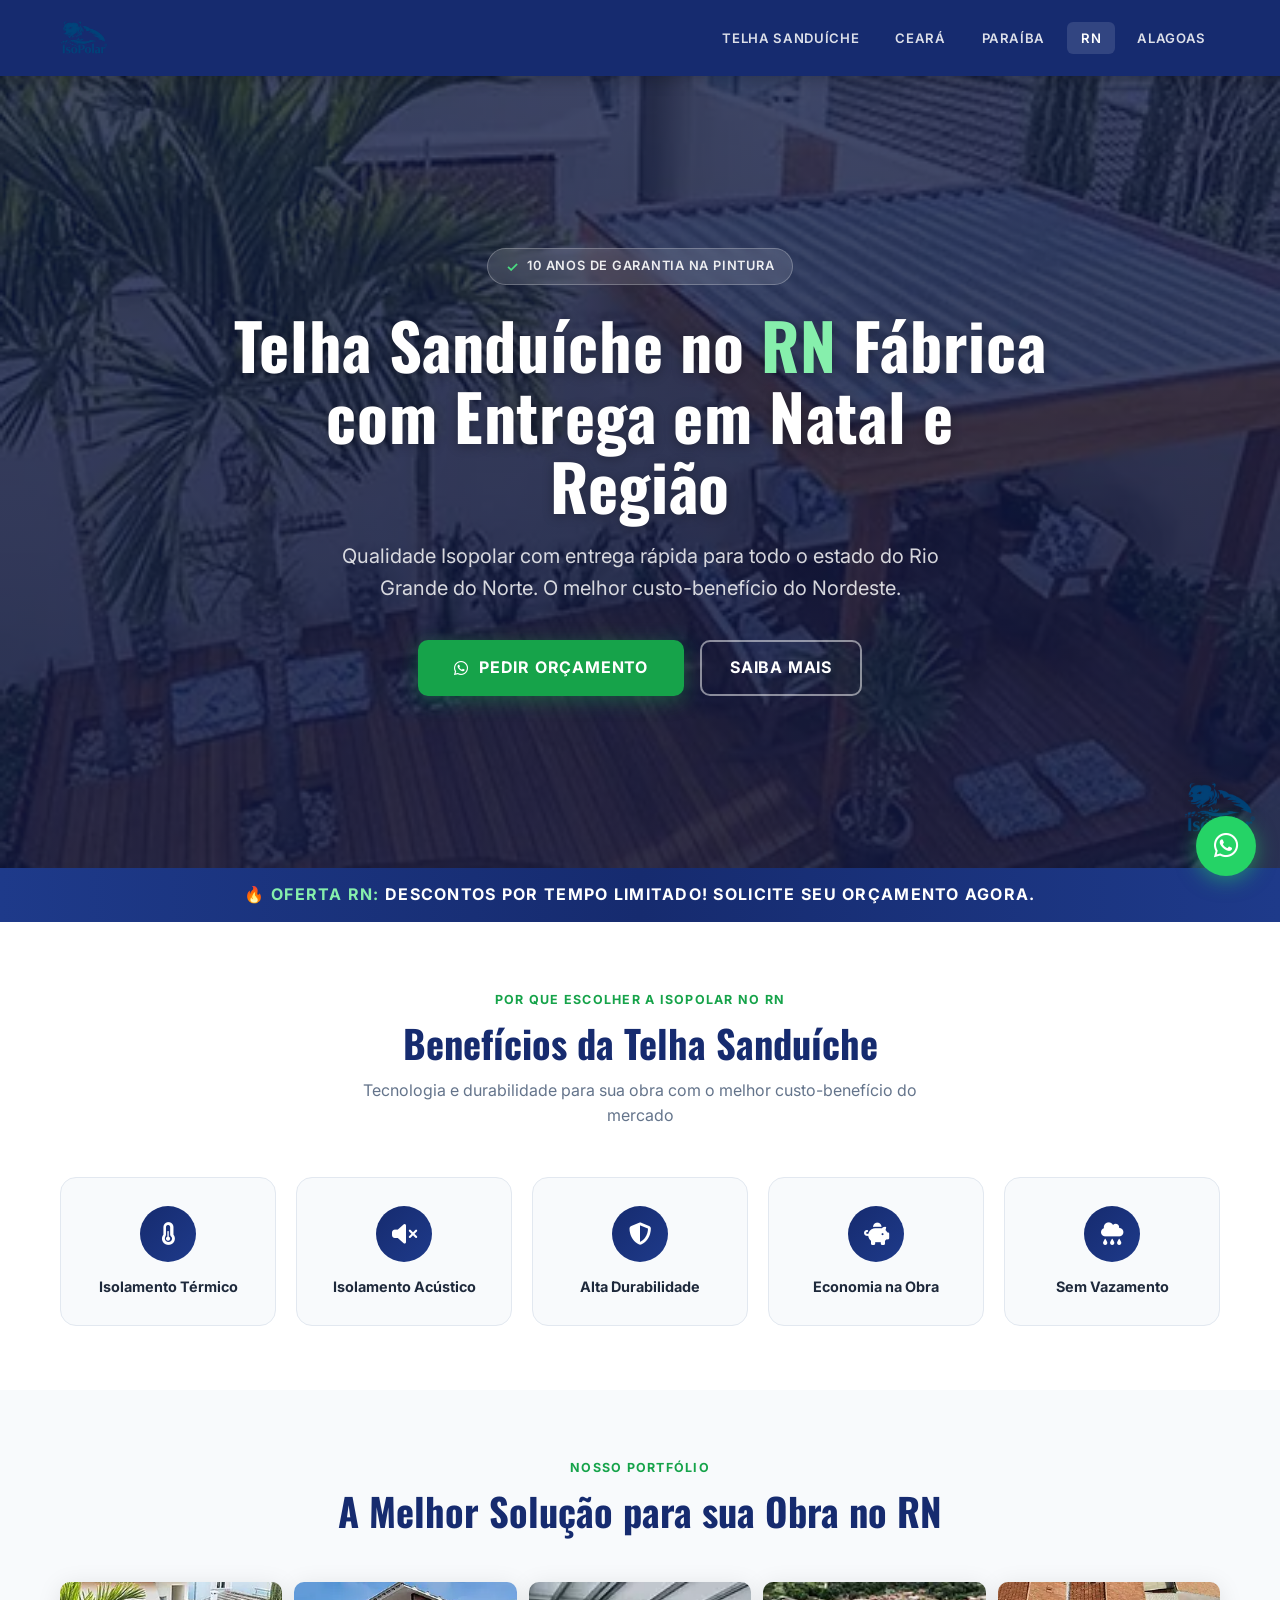
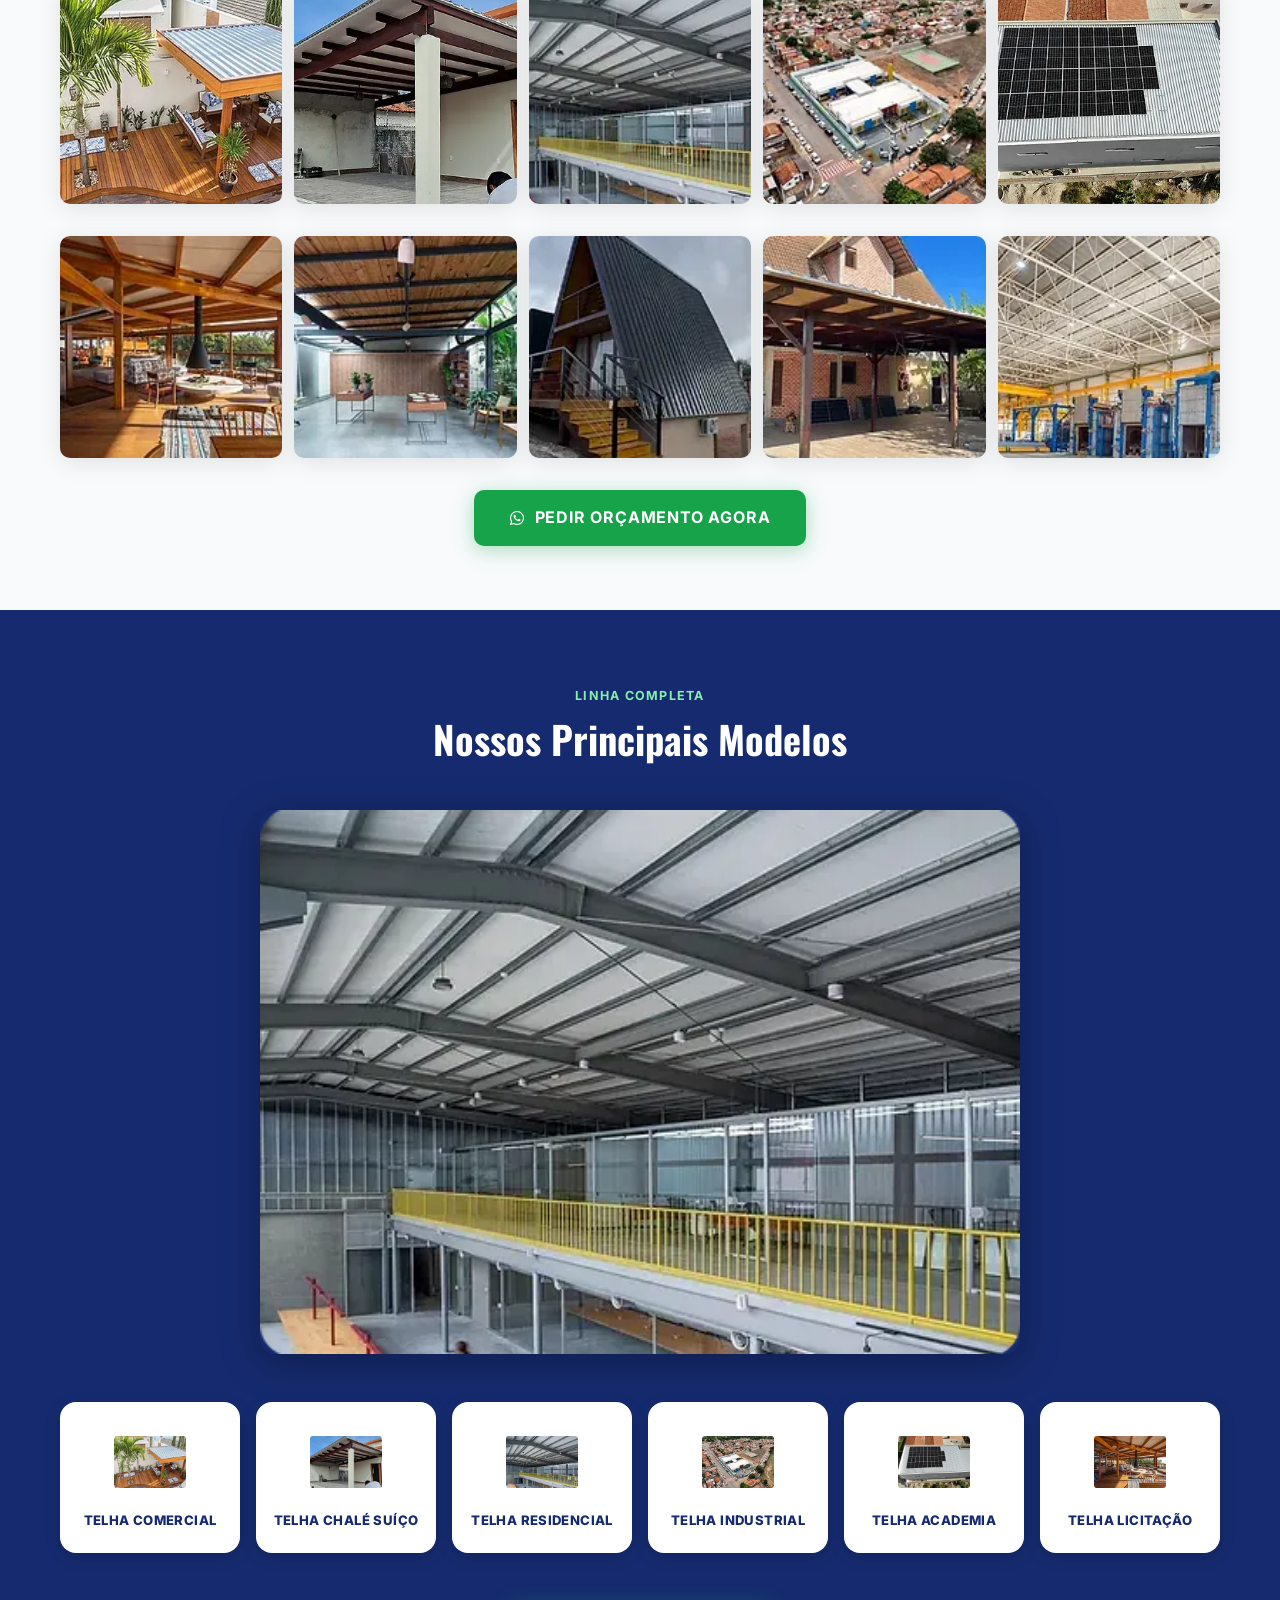
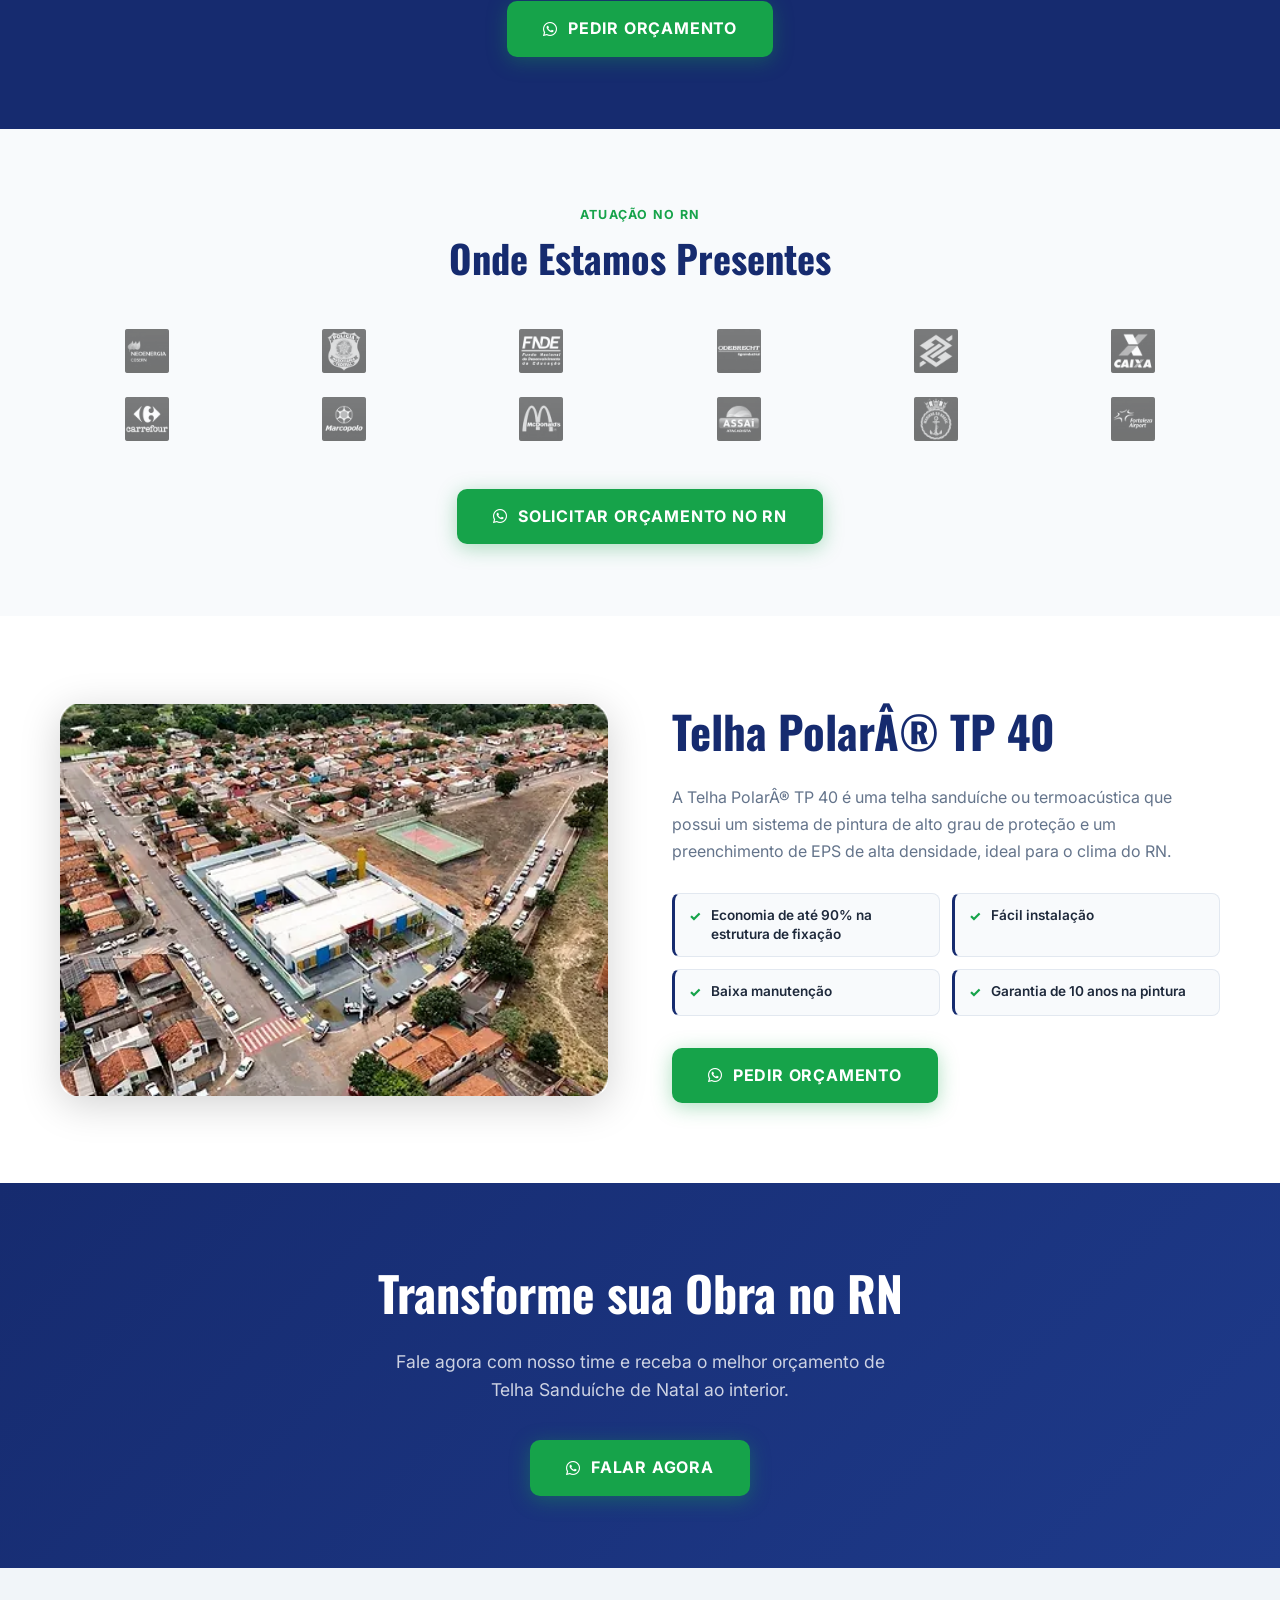
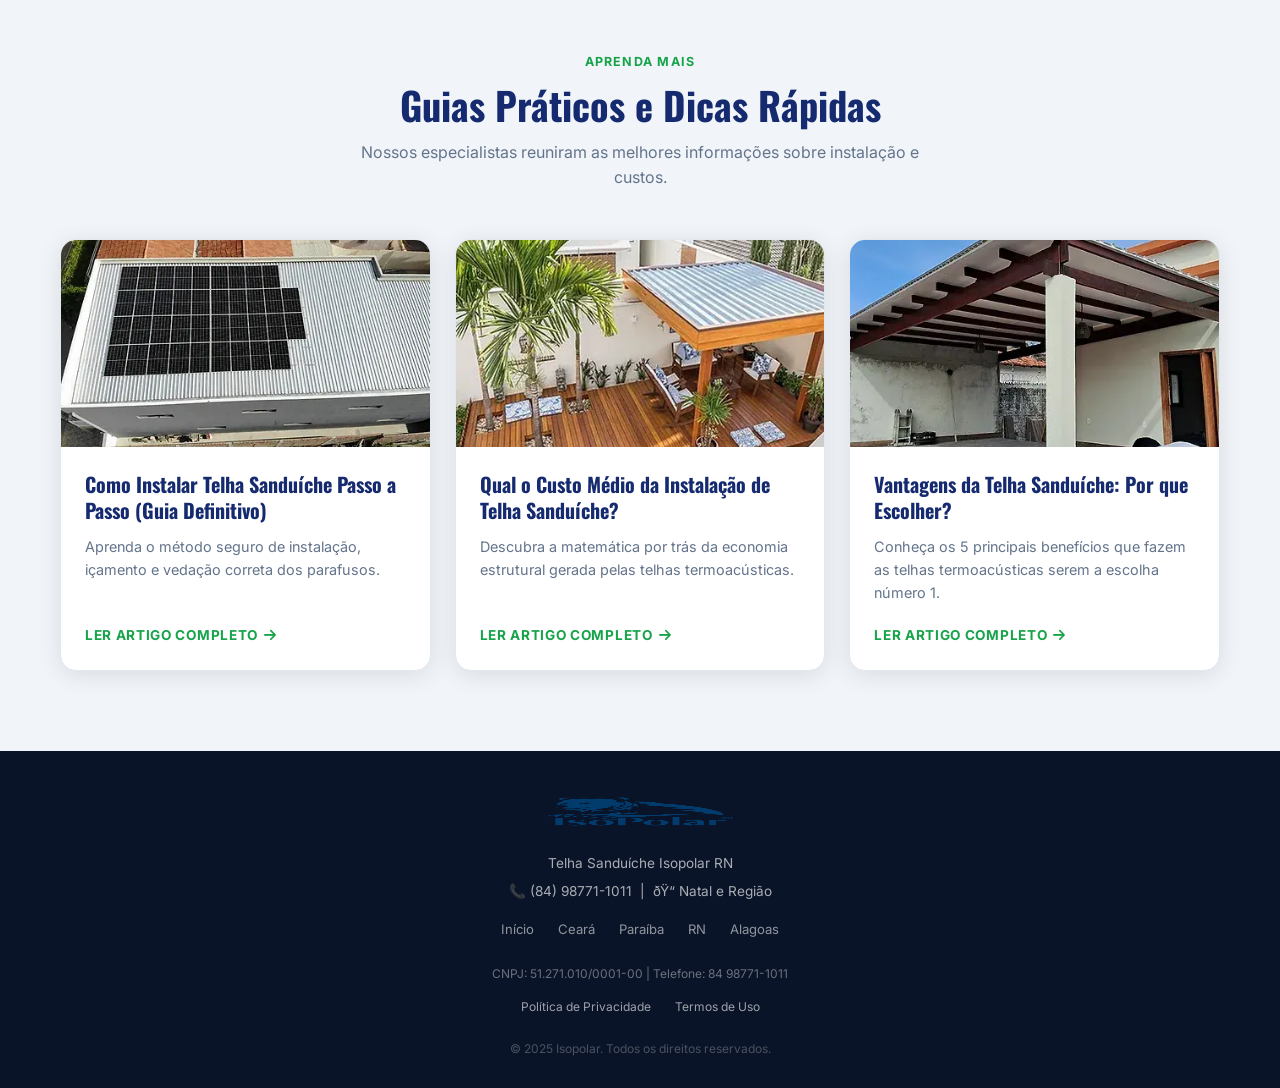
<file: rn/index.html>
<!DOCTYPE html>
<html lang="pt-BR">
<head>
  <meta charset="UTF-8">
  <meta name="viewport" content="width=device-width, initial-scale=1.0">
  <title>Telha Sandu&iacute;che RN | Isopolar F&aacute;brica com Entrega em Natal</title>
  <meta name="description" content="Telha Sandu&iacute;che e Termoac&uacute;stica no RN. Entregamos em Natal e regi&atilde;o. Solicite or&ccedil;amento agora!">

  <!-- Google Tag Manager (Deferred) -->
  <script>
    window.addEventListener('load', function() {
      setTimeout(function() {
        (function(w,d,s,l,i){w[l]=w[l]||[];w[l].push({'gtm.start':
        new Date().getTime(),event:'gtm.js'});var f=d.getElementsByTagName(s)[0],
        j=d.createElement(s),dl=l!='dataLayer'?'&l='+l:'';j.async=true;j.src=
        'https://www.googletagmanager.com/gtm.js?id='+i+dl;f.parentNode.insertBefore(j,f);
        })(window,document,'script','dataLayer','GTM-5X6D3NV5');
      }, 3000);
    });
  </script>
  <!-- End Google Tag Manager -->

  <link rel="icon" href="/images/6d3a52_3cbe8f9edc8e4963aef2211dcd232a4e~mv2.webp" type="image/png">
  <link rel="preconnect" href="https://fonts.googleapis.com">
  <link rel="preconnect" href="https://fonts.gstatic.com" crossorigin>
  <link rel="preconnect" href="https://cdnjs.cloudflare.com" crossorigin>
  <link rel="preload" as="image" href="/images/01_1.webp" fetchpriority="high">
  <link rel="preload" href="https://fonts.googleapis.com/css2?family=Inter:wght@400;600;700;800&family=Oswald:wght@600;700&display=swap" as="style">
  <link rel="stylesheet" href="https://fonts.googleapis.com/css2?family=Inter:wght@400;600;700;800&family=Oswald:wght@600;700&display=swap" media="print" onload="this.media='all'">
  <noscript><link rel="stylesheet" href="https://fonts.googleapis.com/css2?family=Inter:wght@400;600;700;800&family=Oswald:wght@600;700&display=swap"></noscript>
  <link rel="preload" href="https://cdnjs.cloudflare.com/ajax/libs/font-awesome/6.4.0/css/all.min.css" as="style">
  <link rel="stylesheet" href="https://cdnjs.cloudflare.com/ajax/libs/font-awesome/6.4.0/css/all.min.css" media="print" onload="this.media='all'">
  <noscript><link rel="stylesheet" href="https://cdnjs.cloudflare.com/ajax/libs/font-awesome/6.4.0/css/all.min.css"></noscript>
  <link rel="preload" href="/style.css?v=4" as="style">
  <link rel="stylesheet" href="/style.css?v=4">
  <link rel="canonical" href="https://telhapolar40.com.br/rn/" />

  <!-- Structured Data (JSON-LD) para SEO/LLM -->
  <script type="application/ld+json">
  {
    "@context": "https://schema.org",
    "@graph": [
      {
        "@context": "https://schema.org",
        "@type": "FAQPage",
        "mainEntity": [
          {
            "@type": "Question",
            "name": "A telha sanduíche faz barulho quando chove?",
            "acceptedAnswer": {
              "@type": "Answer",
              "text": "Não! Uma das maiores vantagens da nossa telha termoacústica (sanduíche) com núcleo de EPS de alta densidade é justamente o bloqueio sonoro. Ela reduz drasticamente o barulho de chuva, proporcionando muito mais conforto."
            }
          },
          {
            "@type": "Question",
            "name": "Ela realmente ajuda a diminuir o calor?",
            "acceptedAnswer": {
              "@type": "Answer",
              "text": "Sim, o núcleo de isolamento bloqueia a transferência de calor para o interior do ambiente. Isso pode reduzir a temperatura interna em vários graus, gerando economia significativa com ar-condicionado e ventiladores."
            }
          },
          {
            "@type": "Question",
            "name": "Qual a durabilidade da pintura?",
            "acceptedAnswer": {
              "@type": "Answer",
              "text": "A Isopolar oferece 10 anos de garantia na pintura. Utilizamos um processo de pintura eletrostática que protege contra corrosão, desbotamento e garante um acabamento impecável por muito mais tempo."
            }
          },
          {
            "@type": "Question",
            "name": "A estrutura do telhado precisa ser reforçada?",
            "acceptedAnswer": {
              "@type": "Answer",
              "text": "Pelo contrário! As telhas sanduíche são extremamente leves e autoportantes, o que pode gerar uma economia de até 90% na estrutura de fixação (madeiramento ou metal) em comparação com telhas tradicionais."
            }
          }
        ]
      },
      {
        "@type": "LocalBusiness",
        "name": "Isopolar",
        "image": "https://telhapolar40.com.br/images/6d3a52_3cbe8f9edc8e4963aef2211dcd232a4e~mv2_1.webp",
        "telephone": "(84) 98771-1011",
        "url": "https://telhapolar40.com.br/rn/",
        "address": {
          "@type": "PostalAddress",
          "addressRegion": "RN",
          "addressCountry": "BR"
        }
      },
      {
        "@type": "Product",
        "name": "Telha Sandu\u00EDche / Termoac\u00FAstica Polar TP 40",
        "description": "Telha termoac\u00FAstica Isopolar com 10 anos de garantia na pintura e preenchimento de EPS de alta densidade.",
        "brand": {
          "@type": "Brand",
          "name": "Isopolar"
        }
      }
    ]
  }
  </script>
</head>
<body>
  <noscript><iframe src="https://www.googletagmanager.com/ns.html?id=GTM-5X6D3NV5" height="0" width="0" style="display:none;visibility:hidden"></iframe></noscript>

  <header>
    <div class="container nav-container">
      <a href="/" class="logo">
        <img src="/images/6d3a52_3cbe8f9edc8e4963aef2211dcd232a4e~mv2_1.webp" alt="Isopolar" width="192" height="192">
      </a>
      <nav id="main-nav">
        <ul>
          <li><a href="/">Telha Sandu&iacute;che</a></li>
          <li><a href="/ce/">Cear&aacute;</a></li>
          <li><a href="/pb/">Para&iacute;ba</a></li>
          <li><a href="/rn/">RN</a></li>
          <li><a href="/al/">Alagoas</a></li>
        </ul>
      </nav>
      <div class="menu-toggle" id="mobile-menu-btn" aria-label="Abrir menu">
        <span></span><span></span><span></span>
      </div>
    </div>
  </header>

  <main>
    <section class="hero">
      <img class="hero-bg" src="/images/01_1.webp" alt="Hero" loading="eager" fetchpriority="high" fetchpriority="high" width="720" height="1284">
      <div class="hero-overlay"></div>
      <div class="hero-content">
        <div class="hero-badge">10 Anos de Garantia na Pintura</div>
        <h1>Telha Sandu&iacute;che no <span>RN</span> F&aacute;brica com Entrega em Natal e Regi&atilde;o</h1>
        <p class="hero-sub">Qualidade Isopolar com entrega r&aacute;pida para todo o estado do Rio Grande do Norte. O melhor custo-benef&iacute;cio do Nordeste.</p>
        <div class="hero-actions">
          <a href="https://wa.me/5584987711011?text=Ol%C3%A1,%20gostaria%20de%20receber%20um%20or%C3%A7amento%20de%20telha%20sandu%C3%ADche" class="btn btn-primary">
            <i class="fab fa-whatsapp"></i> Pedir Or&ccedil;amento
          </a>
          <a href="#beneficios" class="btn btn-secondary">Saiba mais</a>
        </div>
      </div>
      <img class="warranty-seal" src="/images/6d3a52_3cbe8f9edc8e4963aef2211dcd232a4e~mv2_1.webp" alt="Garantia" width="98" height="98">
    </section>

    <div class="promo-bar">
      <div class="container">
        <p><span>&#128293; Oferta RN:</span> DESCONTOS POR TEMPO LIMITADO! Solicite seu or&ccedil;amento agora.</p>
      </div>
    </div>

    <section class="benefits" id="beneficios">
      <div class="container">
        <div class="section-title">
          <span class="eyebrow">Por que escolher a Isopolar no RN</span>
          <h2>Benef&iacute;cios da Telha Sandu&iacute;che</h2>
          <p>Tecnologia e durabilidade para sua obra com o melhor custo-benef&iacute;cio do mercado</p>
        </div>
        <div class="benefits-grid">
          <div class="benefit-card"><div class="benefit-icon"><i class="fas fa-thermometer-half"></i></div><h3>Isolamento T&eacute;rmico</h3></div>
          <div class="benefit-card"><div class="benefit-icon"><i class="fas fa-volume-mute"></i></div><h3>Isolamento Ac&uacute;stico</h3></div>
          <div class="benefit-card"><div class="benefit-icon"><i class="fas fa-shield-alt"></i></div><h3>Alta Durabilidade</h3></div>
          <div class="benefit-card"><div class="benefit-icon"><i class="fas fa-piggy-bank"></i></div><h3>Economia na Obra</h3></div>
          <div class="benefit-card"><div class="benefit-icon"><i class="fas fa-cloud-rain"></i></div><h3>Sem Vazamento</h3></div>
        </div>
      </div>
    </section>

    <section class="gallery-section">
      <div class="container">
        <div class="section-title">
          <span class="eyebrow">Nosso portf&oacute;lio</span>
          <h2>A Melhor Solu&ccedil;&atilde;o para sua Obra no RN</h2>
        </div>
        <div class="gallery-grid">
          <div class="gallery-item"><img src="/images/01_1.webp" alt="01" loading="lazy" width="218" height="156"></div>
          <div class="gallery-item"><img src="/images/02_1.webp" alt="02" loading="lazy" width="218" height="156"></div>
          <div class="gallery-item"><img src="/images/03.webp" alt="03" loading="lazy" width="218" height="156"></div>
          <div class="gallery-item"><img src="/images/04.webp" alt="04" loading="lazy" width="218" height="156"></div>
          <div class="gallery-item"><img src="/images/05_1.webp" alt="05" loading="lazy" width="218" height="156"></div>
        </div>
        <div class="gallery-grid">
          <div class="gallery-item"><img src="/images/06.webp" alt="06" loading="lazy" width="218" height="156"></div>
          <div class="gallery-item"><img src="/images/07.webp" alt="07" loading="lazy" width="218" height="156"></div>
          <div class="gallery-item"><img src="/images/08.webp" alt="08" loading="lazy" width="218" height="156"></div>
          <div class="gallery-item"><img src="/images/09.webp" alt="09" loading="lazy" width="218" height="156"></div>
          <div class="gallery-item"><img src="/images/10.webp" alt="10" loading="lazy" width="218" height="156"></div>
        </div>
        <div class="text-center mt-32">
          <a href="https://wa.me/5584987711011?text=Ol%C3%A1,%20gostaria%20de%20receber%20um%20or%C3%A7amento%20de%20telha%20sandu%C3%ADche" class="btn-cta">
            <i class="fab fa-whatsapp"></i> Pedir Or&ccedil;amento Agora
          </a>
        </div>
      </div>
    </section>

    <section class="categories-section">
      <div class="container">
        <div class="section-title">
          <span class="eyebrow">Linha completa</span>
          <h2>Nossos Principais Modelos</h2>
        </div>
        <img class="models-image" src="/images/03_1.webp" alt="Modelos" loading="lazy" width="1536" height="1024">
        <div class="categories-grid">
          <div class="category-card"><img src="/images/01_1.webp" alt="Comercial" loading="lazy" width="184" height="192"><h3>Telha Comercial</h3></div>
          <div class="category-card"><img src="/images/02_1.webp" alt="Chal&eacute;" loading="lazy" width="184" height="192"><h3>Telha Chal&eacute; Su&iacute;&ccedil;o</h3></div>
          <div class="category-card"><img src="/images/03.webp" alt="Residencial" loading="lazy" width="184" height="192"><h3>Telha Residencial</h3></div>
          <div class="category-card"><img src="/images/04.webp" alt="Industrial" loading="lazy" width="184" height="192"><h3>Telha Industrial</h3></div>
          <div class="category-card"><img src="/images/05_1.webp" alt="Academia" loading="lazy" width="184" height="192"><h3>Telha Academia</h3></div>
          <div class="category-card"><img src="/images/06.webp" alt="Licita&ccedil;&atilde;o" loading="lazy" width="184" height="192"><h3>Telha Licita&ccedil;&atilde;o</h3></div>
        </div>
        <div class="text-center mt-32">
          <a href="https://wa.me/5584987711011?text=Ol%C3%A1,%20gostaria%20de%20receber%20um%20or%C3%A7amento%20de%20telha%20sandu%C3%ADche" class="btn-cta">
            <i class="fab fa-whatsapp"></i> Pedir Or&ccedil;amento
          </a>
        </div>
      </div>
    </section>

    <section class="presence-section">
      <div class="container">
        <div class="section-title">
          <span class="eyebrow">Atua&ccedil;&atilde;o no RN</span>
          <h2>Onde Estamos Presentes</h2>
        </div>
        <div class="logo-grid">
          <img src="/images/6d3a52_02c522f90ac74fd293e068c929d1acdd~mv2.webp" alt="Gov 1" loading="lazy" width="110" height="110">
          <img src="/images/6d3a52_83e866aaa1b44e1a9eb596c03c7dc51b~mv2.webp" alt="Gov 2" loading="lazy" width="110" height="110">
          <img src="/images/6d3a52_a1655c645dbf48de9af15eebe3fe3d8f~mv2.webp" alt="Gov 3" loading="lazy" width="110" height="110">
          <img src="/images/6d3a52_50db2fb07af247aa95de8656932c80ed~mv2.webp" alt="Gov 4" loading="lazy" width="110" height="110">
          <img src="/images/6d3a52_e0e5758421944888a72b9b5eedf38086~mv2.webp" alt="Gov 5" loading="lazy" width="110" height="110">
          <img src="/images/6d3a52_05b1e4bccb1f4375a5bcc64f08f7e97f~mv2.webp" alt="Gov 6" loading="lazy" width="110" height="110">
          <img src="/images/6d3a52_87f9778b17374653af24045384bba15c~mv2.webp" alt="Gov 7" loading="lazy" width="110" height="110">
          <img src="/images/6d3a52_4f226f806c1e4baab53ea087cd91e4ed~mv2.webp" alt="Gov 8" loading="lazy" width="110" height="110">
          <img src="/images/6d3a52_eb23e0a392284aa79dd24aa9da6ad5eb~mv2.webp" alt="Gov 9" loading="lazy" width="110" height="110">
          <img src="/images/6d3a52_179f43ab854143758d3b44e177b5c354~mv2.webp" alt="Gov 10" loading="lazy" width="110" height="110">
          <img src="/images/6d3a52_e1c1cd08760a41e2bccdae7051ab75ce~mv2.webp" alt="Gov 11" loading="lazy" width="110" height="110">
          <img src="/images/6d3a52_27c4651e26084afcbd5ca112c648ee26~mv2.webp" alt="Gov 12" loading="lazy" width="110" height="110">
        </div>
        <div class="text-center mt-48">
          <a href="https://wa.me/5584987711011?text=Ol%C3%A1,%20gostaria%20de%20receber%20um%20or%C3%A7amento%20de%20telha%20sandu%C3%ADche" class="btn-cta">
            <i class="fab fa-whatsapp"></i> Solicitar Or&ccedil;amento no RN
          </a>
        </div>
      </div>
    </section>

    <section class="product-section">
      <div class="container">
        <div class="product-grid">
          <div class="product-image">
            <img src="/images/04_1.webp" alt="Telha Polar TP40" width="733" height="315">
          </div>
          <div class="product-content">
            <h2>Telha Polar&Acirc;&reg; TP 40</h2>
            <p>A Telha Polar&Acirc;&reg; TP 40 &eacute; uma telha sandu&iacute;che ou termoac&uacute;stica que possui um sistema de pintura de alto grau de prote&ccedil;&atilde;o e um preenchimento de EPS de alta densidade, ideal para o clima do RN.</p>
            <div class="bullet-list">
              <div class="bullet-item">Economia de at&eacute; 90% na estrutura de fixa&ccedil;&atilde;o</div>
              <div class="bullet-item">F&aacute;cil instala&ccedil;&atilde;o</div>
              <div class="bullet-item">Baixa manuten&ccedil;&atilde;o</div>
              <div class="bullet-item">Garantia de 10 anos na pintura</div>
            </div>
            <a href="https://wa.me/5584987711011?text=Ol%C3%A1,%20gostaria%20de%20receber%20um%20or%C3%A7amento%20de%20telha%20sandu%C3%ADche" class="btn-cta">
              <i class="fab fa-whatsapp"></i> Pedir Or&ccedil;amento
            </a>
          </div>
        </div>
      </div>
    </section>

    <section class="cta-band">
      <div class="container">
        <h2>Transforme sua Obra no RN</h2>
        <p>Fale agora com nosso time e receba o melhor or&ccedil;amento de Telha Sandu&iacute;che de Natal ao interior.</p>
        <a href="https://wa.me/5584987711011?text=Ol%C3%A1,%20gostaria%20de%20receber%20um%20or%C3%A7amento%20de%20telha%20sandu%C3%ADche" class="btn btn-primary">
          <i class="fab fa-whatsapp"></i> Falar Agora
        </a>
      </div>
    </section>


  </main>

  

<!-- ════════════════════════════════════
         BLOG PREVIEW SECTION
    ════════════════════════════════════ -->
    <section class="blog-preview-section">
      <div class="container">
        <div class="section-title">
          <span class="eyebrow">Aprenda Mais</span>
          <h2>Guias Práticos e Dicas Rápidas</h2>
          <p>Nossos especialistas reuniram as melhores informações sobre instalação e custos.</p>
        </div>
        <div class="blog-preview-grid">
          <a href="/blog/como-instalar-telha-sanduiche-passo-a-passo.html" class="blog-preview-card">
            <img src="/images/05_1.webp" alt="Como instalar passo a passo" class="blog-preview-img" width="400" height="225">
            <div class="blog-preview-content">
              <h3>Como Instalar Telha Sanduíche Passo a Passo (Guia Definitivo)</h3>
              <p>Aprenda o método seguro de instalação, içamento e vedação correta dos parafusos.</p>
              <span class="blog-preview-link">Ler Artigo Completo <i class="fas fa-arrow-right"></i></span>
            </div>
          </a>
          <a href="/blog/custo-medio-instalacao-telha-sanduiche.html" class="blog-preview-card">
            <img src="/images/01_1.webp" alt="Custo médio de instalação" class="blog-preview-img" width="400" height="225">
            <div class="blog-preview-content">
              <h3>Qual o Custo Médio da Instalação de Telha Sanduíche?</h3>
              <p>Descubra a matemática por trás da economia estrutural gerada pelas telhas termoacústicas.</p>
              <span class="blog-preview-link">Ler Artigo Completo <i class="fas fa-arrow-right"></i></span>
            </div>
          </a>
          <a href="/blog/vantagens-da-telha-sanduiche.html" class="blog-preview-card">
            <img src="/images/02_1.webp" alt="Vantagens da Telha Sanduíche" class="blog-preview-img" width="400" height="225">
            <div class="blog-preview-content">
              <h3>Vantagens da Telha Sanduíche: Por que Escolher?</h3>
              <p>Conheça os 5 principais benefícios que fazem as telhas termoacústicas serem a escolha número 1.</p>
              <span class="blog-preview-link">Ler Artigo Completo <i class="fas fa-arrow-right"></i></span>
            </div>
          </a>
        </div>
      </div>
    </section>
<footer>
    <div class="container">
      <div class="footer-logo"><img src="/images/6d3a52_3cbe8f9edc8e4963aef2211dcd232a4e~mv2_1.webp" alt="Isopolar" width="192" height="192"></div>
      <p>Telha Sandu&iacute;che Isopolar RN</p>
      <p>&#128222; (84) 98771-1011 &nbsp;|&nbsp; ðŸ“  Natal e Regi&atilde;o</p>
      <div class="footer-links">
        <a href="/">In&iacute;cio</a><a href="/ce/">Cear&aacute;</a><a href="/pb/">Para&iacute;ba</a><a href="/rn/">RN</a><a href="/al/">Alagoas</a>
      </div>
      <p style="margin-top:24px; font-size:0.75rem; opacity:0.6;">CNPJ: 51.271.010/0001-00 | Telefone: 84 98771-1011</p>
      <div style="margin-top:10px; margin-bottom: 20px;">
        <a href="/politica-privacidade.html" style="color:#fff; text-decoration:none; font-size:0.75rem; opacity:0.6; margin:0 10px;">Pol&iacute;tica de Privacidade</a>
        <a href="/termos-uso.html" style="color:#fff; text-decoration:none; font-size:0.75rem; opacity:0.6; margin:0 10px;">Termos de Uso</a>
      </div>
      <p style="font-size:0.75rem; opacity:0.4;">&copy; 2025 Isopolar. Todos os direitos reservados.</p>
    </div>
  </footer>

  <a href="https://wa.me/5584987711011?text=Ol%C3%A1,%20gostaria%20de%20receber%20um%20or%C3%A7amento%20de%20telha%20sandu%C3%ADche" class="whatsapp-float" aria-label="WhatsApp">
    <i class="fab fa-whatsapp"></i>
  </a>


  <script src="/main.js?v=4" defer></script>
</body>
</html>
</file>
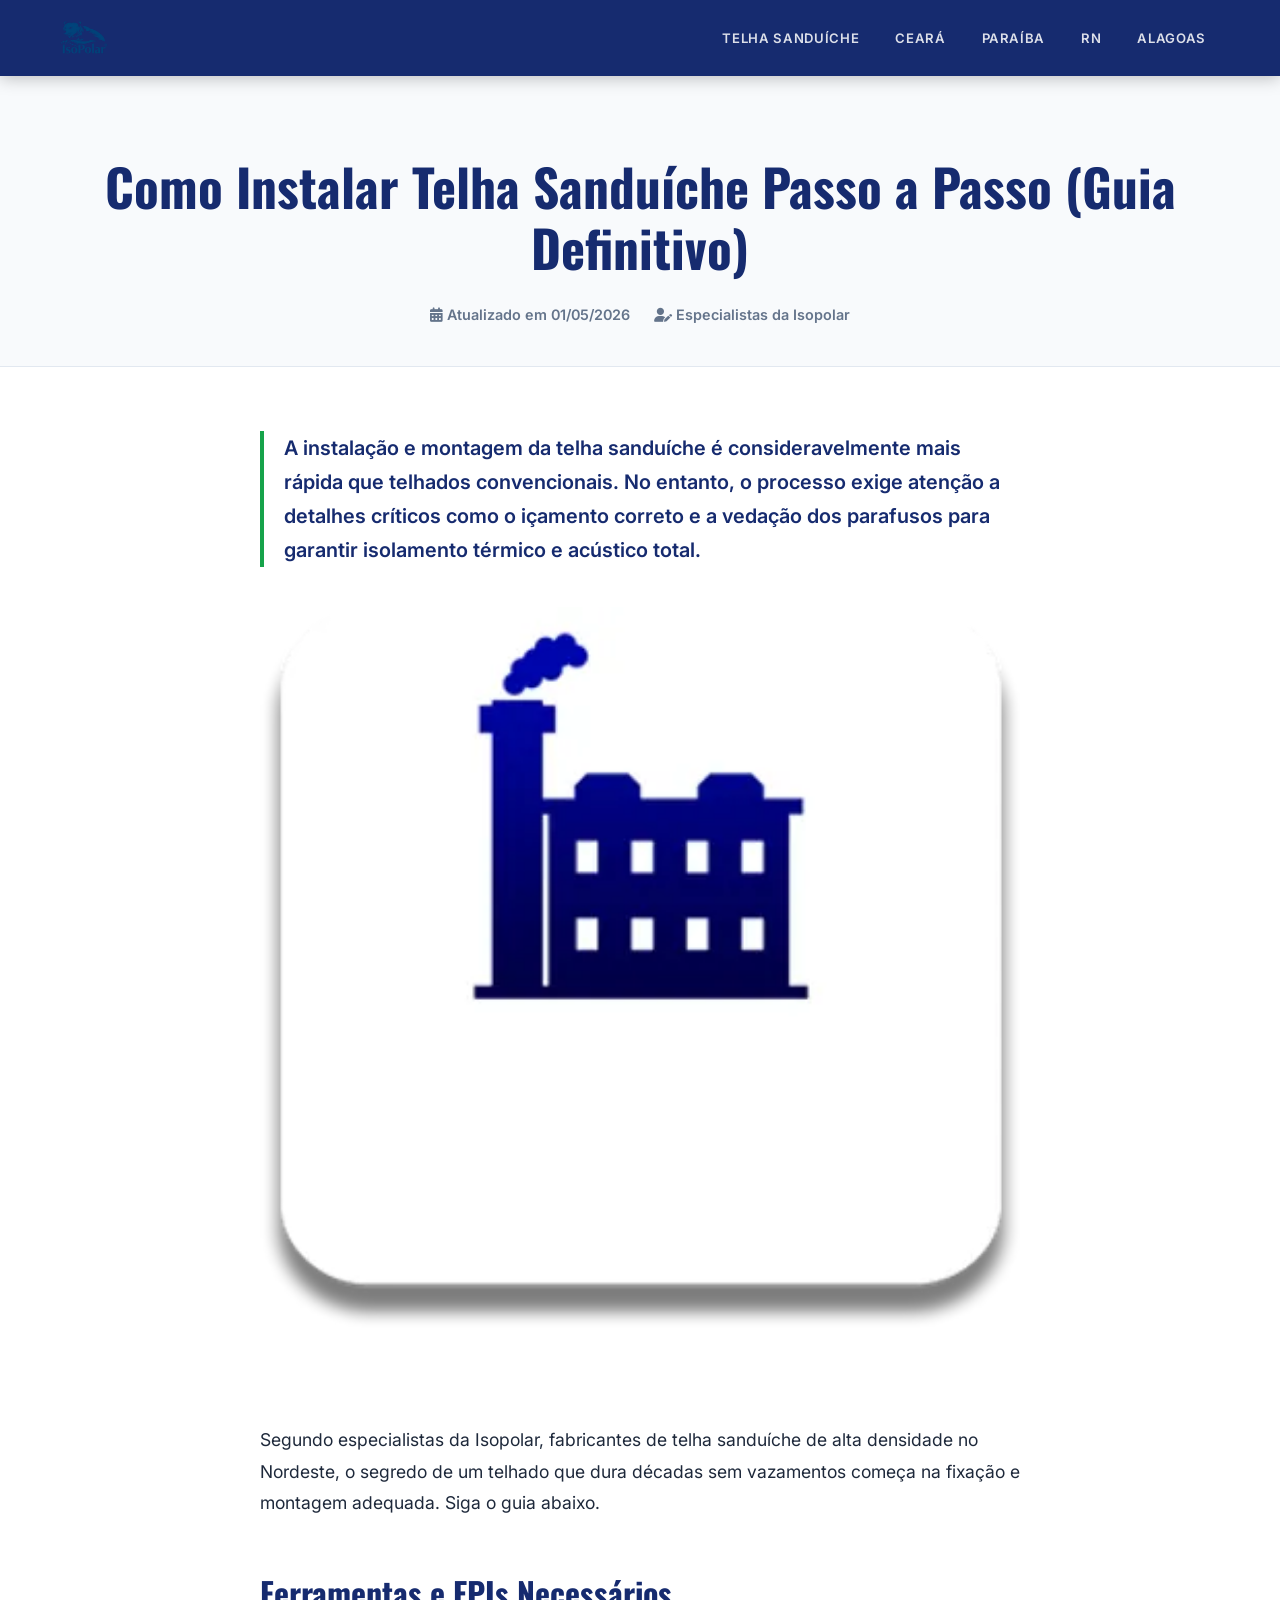
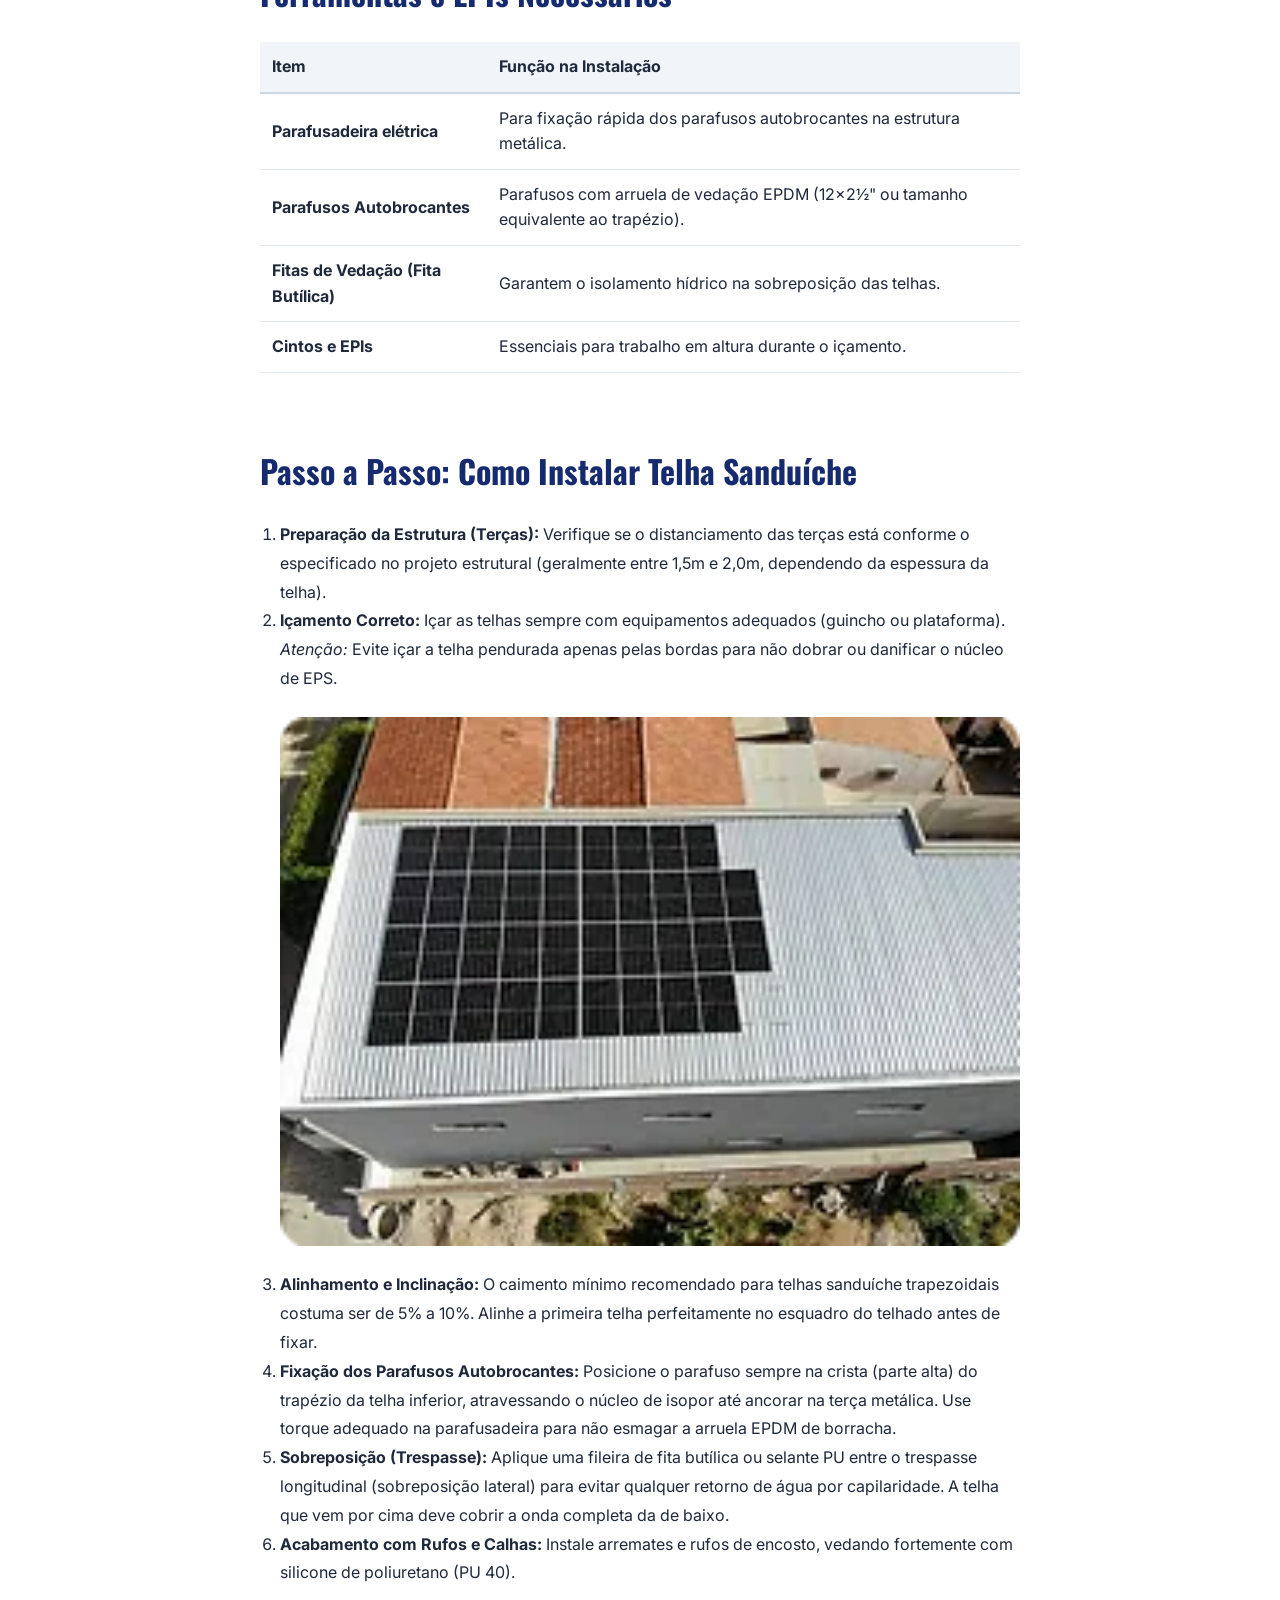
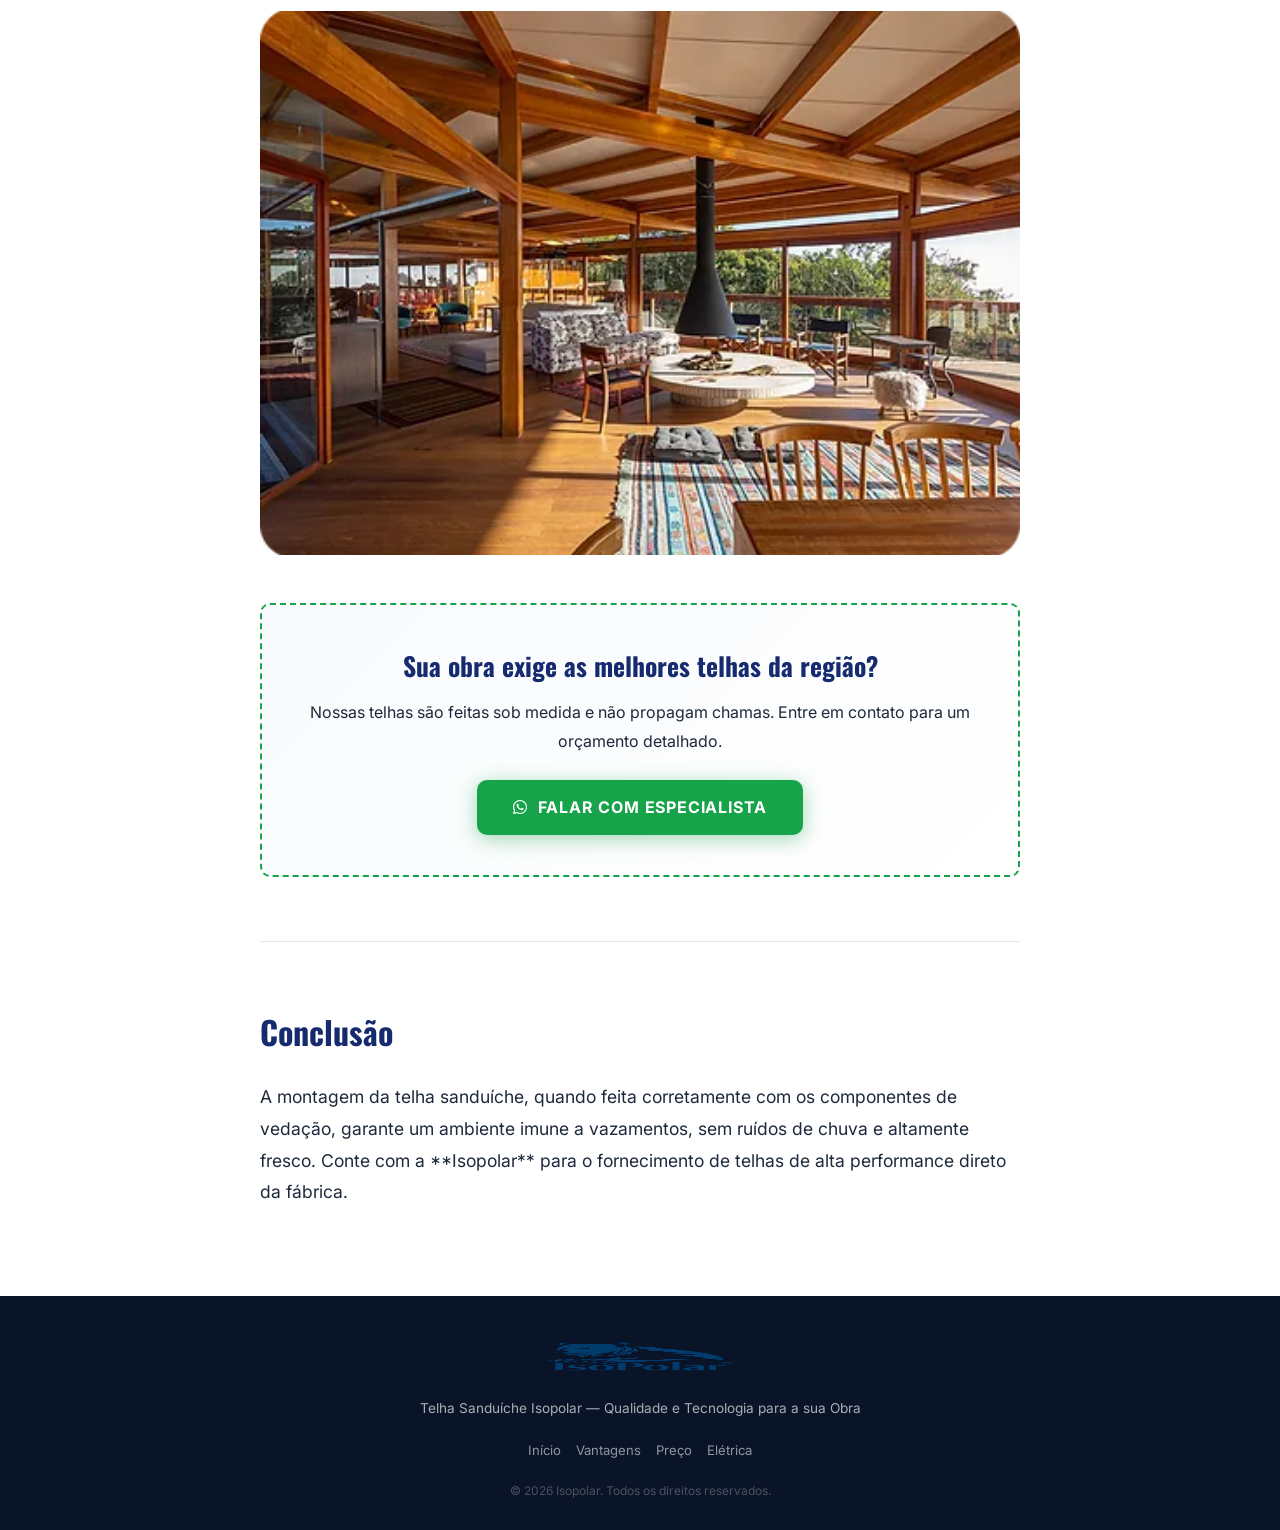
<file: blog/como-instalar-telha-sanduiche-passo-a-passo.html>
<!DOCTYPE html>
<html lang="pt-BR">
<head>
  <meta charset="UTF-8">
  <meta name="viewport" content="width=device-width, initial-scale=1.0">
  <title>Como Instalar Telha Sanduíche Passo a Passo (Guia Definitivo)</title>
  <meta name="description" content="Aprenda como instalar telha sanduíche passo a passo. Um guia técnico sobre distanciamento, parafusos, fixação e içamento para evitar vazamentos.">
  <meta name="facebook-domain-verification" content="m8qkbzfnnqump3f4wg6wh7x7gvxck2" />

  <!-- Google Tag Manager -->
  <script>(function(w,d,s,l,i){w[l]=w[l]||[];w[l].push({'gtm.start':
  new Date().getTime(),event:'gtm.js'});var f=d.getElementsByTagName(s)[0],
  j=d.createElement(s),dl=l!='dataLayer'?'&l='+l:'';j.async=true;j.src=
  'https://www.googletagmanager.com/gtm.js?id='+i+dl;f.parentNode.insertBefore(j,f);
  })(window,document,'script','dataLayer','GTM-5X6D3NV5');</script>
  <!-- End Google Tag Manager -->

  <link rel="icon" href="/images/6d3a52_3cbe8f9edc8e4963aef2211dcd232a4e~mv2.webp" type="image/png">
  <link rel="apple-touch-icon" href="/images/6d3a52_3cbe8f9edc8e4963aef2211dcd232a4e~mv2_2.webp">

  <link rel="preconnect" href="https://fonts.googleapis.com">
  <link rel="preconnect" href="https://fonts.gstatic.com" crossorigin>
  <link rel="preconnect" href="https://cdnjs.cloudflare.com" crossorigin>
  <link rel="preload" href="https://fonts.googleapis.com/css2?family=Inter:wght@400;600;700;800&family=Oswald:wght@600;700&display=swap" as="style">
  <link rel="stylesheet" href="https://fonts.googleapis.com/css2?family=Inter:wght@400;600;700;800&family=Oswald:wght@600;700&display=swap" media="print" onload="this.media='all'">
  <noscript><link rel="stylesheet" href="https://fonts.googleapis.com/css2?family=Inter:wght@400;600;700;800&family=Oswald:wght@600;700&display=swap"></noscript>
  <link rel="preload" href="https://cdnjs.cloudflare.com/ajax/libs/font-awesome/6.4.0/css/all.min.css" as="style">
  <link rel="stylesheet" href="https://cdnjs.cloudflare.com/ajax/libs/font-awesome/6.4.0/css/all.min.css" media="print" onload="this.media='all'">
  <noscript><link rel="stylesheet" href="https://cdnjs.cloudflare.com/ajax/libs/font-awesome/6.4.0/css/all.min.css"></noscript>
  <link rel="preload" href="/style.css?v=3" as="style">
  <link rel="stylesheet" href="/style.css?v=3">
  <link rel="canonical" href="https://telhapolar40.com.br/blog/como-instalar-telha-sanduiche-passo-a-passo.html" />

  <!-- Structured Data (JSON-LD) para SEO/LLM - Article -->
  <script type="application/ld+json">
  {
    "@context": "https://schema.org",
    "@type": "Article",
    "headline": "Como Instalar Telha Sanduíche Passo a Passo",
    "description": "Guia técnico sobre como instalar e montar telha sanduíche termoacústica na sua obra.",
    "image": "https://telhapolar40.com.br/images/6d3a52_5b79eae6a16a42a1b4a0bc57cc76c7d8~mv2.webp",
    "author": {
      "@type": "Organization",
      "name": "Especialistas da Isopolar",
      "url": "https://telhapolar40.com.br/"
    },
    "publisher": {
      "@type": "Organization",
      "name": "Isopolar",
      "logo": {
        "@type": "ImageObject",
        "url": "https://telhapolar40.com.br/images/6d3a52_3cbe8f9edc8e4963aef2211dcd232a4e~mv2_1.webp"
      }
    },
    "datePublished": "2026-05-01",
    "dateModified": "2026-05-01"
  }
  </script>
</head>
<body>

  <!-- Google Tag Manager (noscript) -->
  <noscript><iframe src="https://www.googletagmanager.com/ns.html?id=GTM-5X6D3NV5"
  height="0" width="0" style="display:none;visibility:hidden"></iframe></noscript>
  <!-- End Google Tag Manager (noscript) -->

  <!-- HEADER -->
  <header>
    <div class="container nav-container">
      <a href="/" class="logo">
        <img src="/images/6d3a52_3cbe8f9edc8e4963aef2211dcd232a4e~mv2_1.webp" alt="Isopolar — Telha Sanduíche" width="192" height="192">
      </a>
      <nav id="main-nav">
        <ul>
          <li><a href="/">Telha Sanduíche</a></li>
          <li><a href="/ce/">Ceará</a></li>
          <li><a href="/pb/">Paraíba</a></li>
          <li><a href="/rn/">RN</a></li>
          <li><a href="/al/">Alagoas</a></li>
        </ul>
      </nav>
      <div class="menu-toggle" id="mobile-menu-btn" aria-label="Abrir menu">
        <span></span><span></span><span></span>
      </div>
    </div>
  </header>

  <main>
    <section class="blog-hero">
      <div class="container">
        <h1>Como Instalar Telha Sanduíche Passo a Passo (Guia Definitivo)</h1>
        <div class="blog-meta">
          <span><i class="fas fa-calendar-alt"></i> Atualizado em 01/05/2026</span>
          <span><i class="fas fa-user-edit"></i> Especialistas da Isopolar</span>
        </div>
      </div>
    </section>

    <article class="blog-content">
      <div class="container blog-container">
        <p class="blog-lead">A instalação e montagem da telha sanduíche é consideravelmente mais rápida que telhados convencionais. No entanto, o processo exige atenção a detalhes críticos como o içamento correto e a vedação dos parafusos para garantir isolamento térmico e acústico total.</p>

        <img src="/images/Telha Industrial_1.webp" alt="Montagem de Telha Sanduíche em Galpão" style="width:100%; border-radius:8px; margin-bottom:24px;" width="800" height="600">

        <p>Segundo especialistas da Isopolar, fabricantes de telha sanduíche de alta densidade no Nordeste, o segredo de um telhado que dura décadas sem vazamentos começa na fixação e montagem adequada. Siga o guia abaixo.</p>

        <h2>Ferramentas e EPIs Necessários</h2>
        <div style="overflow-x:auto;">
          <table style="width: 100%; border-collapse: collapse; margin-bottom: 24px;">
            <thead>
              <tr style="background:#f1f5f9; border-bottom:2px solid #cbd5e1; text-align:left;">
                <th style="padding:12px;">Item</th>
                <th style="padding:12px;">Função na Instalação</th>
              </tr>
            </thead>
            <tbody>
              <tr style="border-bottom:1px solid #e2e8f0;">
                <td style="padding:12px;"><strong>Parafusadeira elétrica</strong></td>
                <td style="padding:12px;">Para fixação rápida dos parafusos autobrocantes na estrutura metálica.</td>
              </tr>
              <tr style="border-bottom:1px solid #e2e8f0;">
                <td style="padding:12px;"><strong>Parafusos Autobrocantes</strong></td>
                <td style="padding:12px;">Parafusos com arruela de vedação EPDM (12x2½" ou tamanho equivalente ao trapézio).</td>
              </tr>
              <tr style="border-bottom:1px solid #e2e8f0;">
                <td style="padding:12px;"><strong>Fitas de Vedação (Fita Butílica)</strong></td>
                <td style="padding:12px;">Garantem o isolamento hídrico na sobreposição das telhas.</td>
              </tr>
              <tr style="border-bottom:1px solid #e2e8f0;">
                <td style="padding:12px;"><strong>Cintos e EPIs</strong></td>
                <td style="padding:12px;">Essenciais para trabalho em altura durante o içamento.</td>
              </tr>
            </tbody>
          </table>
        </div>

        <h2>Passo a Passo: Como Instalar Telha Sanduíche</h2>

        <ol style="padding-left: 20px; line-height: 1.8;">
          <li><strong>Preparação da Estrutura (Terças):</strong> Verifique se o distanciamento das terças está conforme o especificado no projeto estrutural (geralmente entre 1,5m e 2,0m, dependendo da espessura da telha).</li>
          <li><strong>Içamento Correto:</strong> Içar as telhas sempre com equipamentos adequados (guincho ou plataforma). <em>Atenção:</em> Evite içar a telha pendurada apenas pelas bordas para não dobrar ou danificar o núcleo de EPS.</li>
          
          <img src="/images/05.webp" alt="Obra de instalação de telha sanduíche" style="width:100%; border-radius:8px; margin:24px 0;" width="800" height="600">

          <li><strong>Alinhamento e Inclinação:</strong> O caimento mínimo recomendado para telhas sanduíche trapezoidais costuma ser de 5% a 10%. Alinhe a primeira telha perfeitamente no esquadro do telhado antes de fixar.</li>
          <li><strong>Fixação dos Parafusos Autobrocantes:</strong> Posicione o parafuso sempre na crista (parte alta) do trapézio da telha inferior, atravessando o núcleo de isopor até ancorar na terça metálica. Use torque adequado na parafusadeira para não esmagar a arruela EPDM de borracha.</li>
          <li><strong>Sobreposição (Trespasse):</strong> Aplique uma fileira de fita butílica ou selante PU entre o trespasse longitudinal (sobreposição lateral) para evitar qualquer retorno de água por capilaridade. A telha que vem por cima deve cobrir a onda completa da de baixo.</li>
          <li><strong>Acabamento com Rufos e Calhas:</strong> Instale arremates e rufos de encosto, vedando fortemente com silicone de poliuretano (PU 40).</li>
        </ol>

        <img src="/images/06_1.webp" alt="Projeto com telha sanduíche instalada" style="width:100%; border-radius:8px; margin:24px 0;" width="800" height="600">

        <div class="blog-cta-inline">
          <h3>Sua obra exige as melhores telhas da região?</h3>
          <p>Nossas telhas são feitas sob medida e não propagam chamas. Entre em contato para um orçamento detalhado.</p>
          <a href="https://wa.me/5584987711011?text=Ol%C3%A1,%20li%20o%20guia%20de%20instala%C3%A7%C3%A3o%20e%20gostaria%20de%20receber%20um%20or%C3%A7amento." class="btn btn-primary"><i class="fab fa-whatsapp"></i> Falar com Especialista</a>
        </div>

        <hr class="blog-separator">

        <h2>Conclusão</h2>
        <p>A montagem da telha sanduíche, quando feita corretamente com os componentes de vedação, garante um ambiente imune a vazamentos, sem ruídos de chuva e altamente fresco. Conte com a **Isopolar** para o fornecimento de telhas de alta performance direto da fábrica.</p>

      </div>
    </article>
  </main>

  <footer>
    <div class="container">
      <div class="footer-logo">
        <img src="/images/6d3a52_3cbe8f9edc8e4963aef2211dcd232a4e~mv2_1.webp" alt="Isopolar" width="192" height="192">
      </div>
      <p>Telha Sanduíche Isopolar — Qualidade e Tecnologia para a sua Obra</p>
      <div class="footer-links" style="margin-top:20px; display:flex; gap:15px; justify-content:center;">
        <a href="/">Início</a>
        <a href="/blog/vantagens-da-telha-sanduiche.html">Vantagens</a>
        <a href="/blog/custo-medio-instalacao-telha-sanduiche.html">Preço</a>
        <a href="/blog/instalacao-eletrica-e-forro-em-telha-sanduiche.html">Elétrica</a>
      </div>
      <p style="font-size:0.75rem; opacity:0.4; margin-top:20px;">&copy; 2026 Isopolar. Todos os direitos reservados.</p>
    </div>
  </footer>
</body>
</html>
</file>
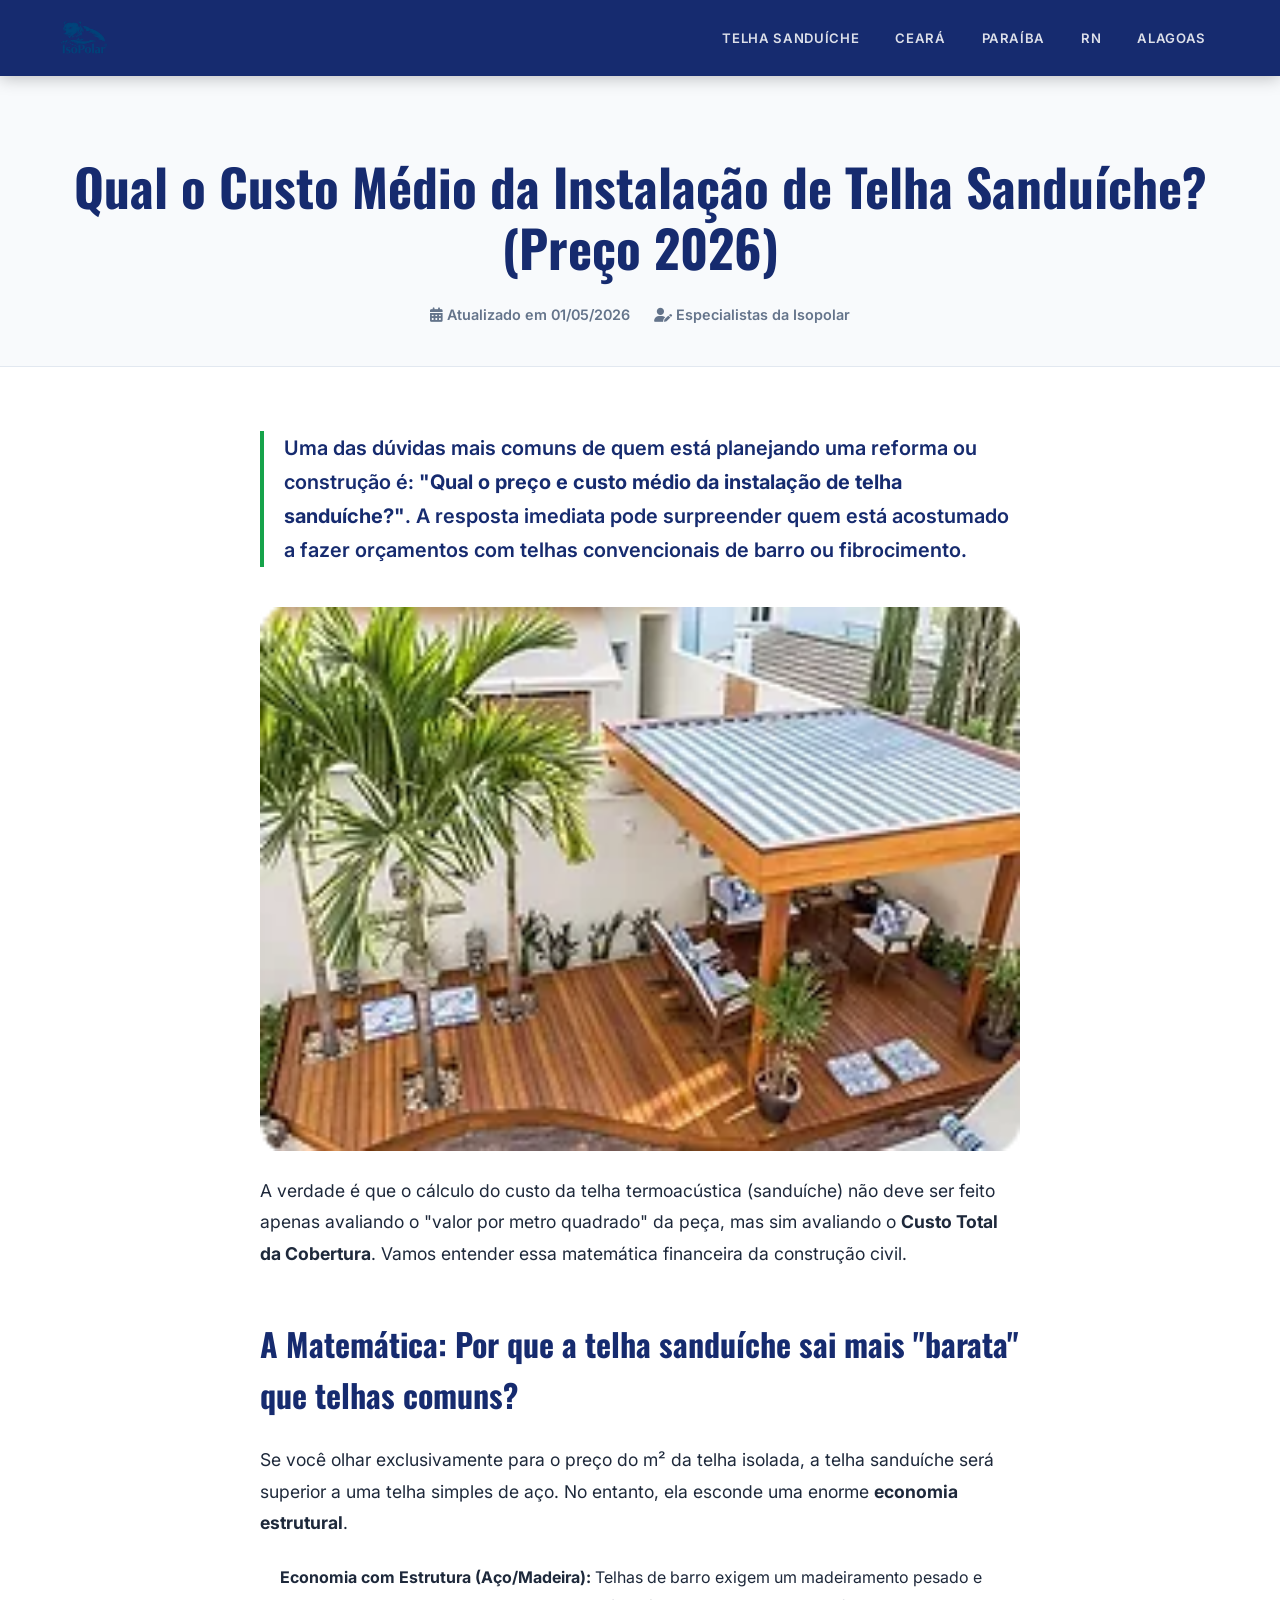
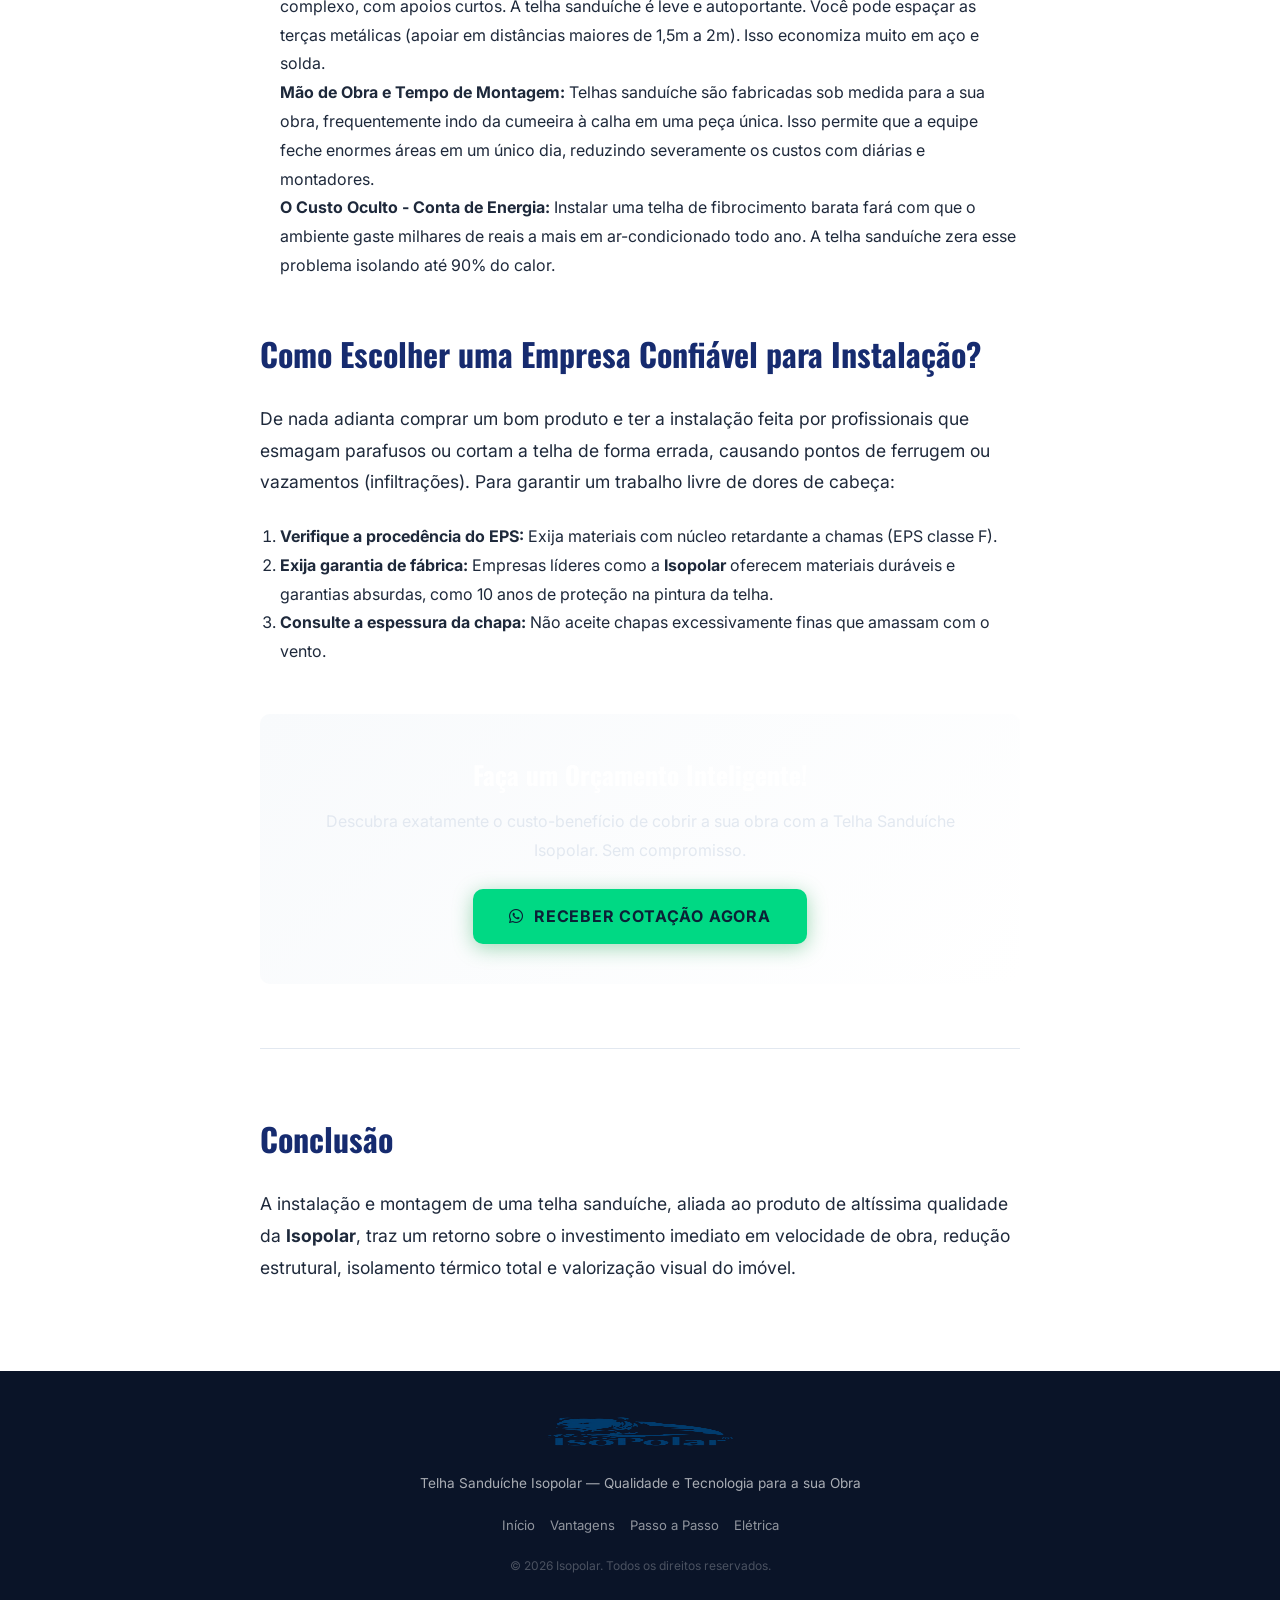
<file: blog/custo-medio-instalacao-telha-sanduiche.html>
<!DOCTYPE html>
<html lang="pt-BR">
<head>
  <meta charset="UTF-8">
  <meta name="viewport" content="width=device-width, initial-scale=1.0">
  <title>Qual o Custo Médio da Instalação de Telha Sanduíche? (Preço 2026)</title>
  <meta name="description" content="Descubra o preço e custo médio da instalação de telha sanduíche. Veja a economia real na estrutura e como escolher uma empresa confiável para a montagem.">
  <meta name="facebook-domain-verification" content="m8qkbzfnnqump3f4wg6wh7x7gvxck2" />

  <!-- Google Tag Manager -->
  <script>(function(w,d,s,l,i){w[l]=w[l]||[];w[l].push({'gtm.start':
  new Date().getTime(),event:'gtm.js'});var f=d.getElementsByTagName(s)[0],
  j=d.createElement(s),dl=l!='dataLayer'?'&l='+l:'';j.async=true;j.src=
  'https://www.googletagmanager.com/gtm.js?id='+i+dl;f.parentNode.insertBefore(j,f);
  })(window,document,'script','dataLayer','GTM-5X6D3NV5');</script>
  <!-- End Google Tag Manager -->

  <link rel="icon" href="/images/6d3a52_3cbe8f9edc8e4963aef2211dcd232a4e~mv2.webp" type="image/png">
  <link rel="apple-touch-icon" href="/images/6d3a52_3cbe8f9edc8e4963aef2211dcd232a4e~mv2_2.webp">

  <link rel="preconnect" href="https://fonts.googleapis.com">
  <link rel="preconnect" href="https://fonts.gstatic.com" crossorigin>
  <link rel="preconnect" href="https://cdnjs.cloudflare.com" crossorigin>
  <link rel="preload" href="https://fonts.googleapis.com/css2?family=Inter:wght@400;600;700;800&family=Oswald:wght@600;700&display=swap" as="style">
  <link rel="stylesheet" href="https://fonts.googleapis.com/css2?family=Inter:wght@400;600;700;800&family=Oswald:wght@600;700&display=swap" media="print" onload="this.media='all'">
  <noscript><link rel="stylesheet" href="https://fonts.googleapis.com/css2?family=Inter:wght@400;600;700;800&family=Oswald:wght@600;700&display=swap"></noscript>
  <link rel="preload" href="https://cdnjs.cloudflare.com/ajax/libs/font-awesome/6.4.0/css/all.min.css" as="style">
  <link rel="stylesheet" href="https://cdnjs.cloudflare.com/ajax/libs/font-awesome/6.4.0/css/all.min.css" media="print" onload="this.media='all'">
  <noscript><link rel="stylesheet" href="https://cdnjs.cloudflare.com/ajax/libs/font-awesome/6.4.0/css/all.min.css"></noscript>
  <link rel="preload" href="/style.css?v=3" as="style">
  <link rel="stylesheet" href="/style.css?v=3">
  <link rel="canonical" href="https://telhapolar40.com.br/blog/custo-medio-instalacao-telha-sanduiche.html" />

  <!-- Structured Data (JSON-LD) para SEO/LLM - Article -->
  <script type="application/ld+json">
  {
    "@context": "https://schema.org",
    "@type": "Article",
    "headline": "Qual o Custo Médio da Instalação de Telha Sanduíche?",
    "description": "Veja por que o custo da telha sanduíche se paga com a economia absurda de estrutura metálica e energia. Guia de preços e empresas confiáveis.",
    "image": "https://telhapolar40.com.br/images/6d3a52_5b79eae6a16a42a1b4a0bc57cc76c7d8~mv2.webp",
    "author": {
      "@type": "Organization",
      "name": "Especialistas da Isopolar",
      "url": "https://telhapolar40.com.br/"
    },
    "publisher": {
      "@type": "Organization",
      "name": "Isopolar",
      "logo": {
        "@type": "ImageObject",
        "url": "https://telhapolar40.com.br/images/6d3a52_3cbe8f9edc8e4963aef2211dcd232a4e~mv2_1.webp"
      }
    },
    "datePublished": "2026-05-01",
    "dateModified": "2026-05-01"
  }
  </script>
</head>
<body>

  <!-- Google Tag Manager (noscript) -->
  <noscript><iframe src="https://www.googletagmanager.com/ns.html?id=GTM-5X6D3NV5"
  height="0" width="0" style="display:none;visibility:hidden"></iframe></noscript>
  <!-- End Google Tag Manager (noscript) -->

  <!-- HEADER -->
  <header>
    <div class="container nav-container">
      <a href="/" class="logo">
        <img src="/images/6d3a52_3cbe8f9edc8e4963aef2211dcd232a4e~mv2_1.webp" alt="Isopolar — Telha Sanduíche" width="192" height="192">
      </a>
      <nav id="main-nav">
        <ul>
          <li><a href="/">Telha Sanduíche</a></li>
          <li><a href="/ce/">Ceará</a></li>
          <li><a href="/pb/">Paraíba</a></li>
          <li><a href="/rn/">RN</a></li>
          <li><a href="/al/">Alagoas</a></li>
        </ul>
      </nav>
      <div class="menu-toggle" id="mobile-menu-btn" aria-label="Abrir menu">
        <span></span><span></span><span></span>
      </div>
    </div>
  </header>

  <main>
    <section class="blog-hero">
      <div class="container">
        <h1>Qual o Custo Médio da Instalação de Telha Sanduíche? (Preço 2026)</h1>
        <div class="blog-meta">
          <span><i class="fas fa-calendar-alt"></i> Atualizado em 01/05/2026</span>
          <span><i class="fas fa-user-edit"></i> Especialistas da Isopolar</span>
        </div>
      </div>
    </section>

    <article class="blog-content">
      <div class="container blog-container">
        <p class="blog-lead">Uma das dúvidas mais comuns de quem está planejando uma reforma ou construção é: <strong>"Qual o preço e custo médio da instalação de telha sanduíche?"</strong>. A resposta imediata pode surpreender quem está acostumado a fazer orçamentos com telhas convencionais de barro ou fibrocimento.</p>

        <img src="/images/01.webp" alt="Estrutura de telhado para telha sanduíche" style="width:100%; border-radius:8px; margin-bottom:24px;" width="800" height="600">

        <p>A verdade é que o cálculo do custo da telha termoacústica (sanduíche) não deve ser feito apenas avaliando o "valor por metro quadrado" da peça, mas sim avaliando o <strong>Custo Total da Cobertura</strong>. Vamos entender essa matemática financeira da construção civil.</p>

        <h2>A Matemática: Por que a telha sanduíche sai mais "barata" que telhas comuns?</h2>
        
        <p>Se você olhar exclusivamente para o preço do m² da telha isolada, a telha sanduíche será superior a uma telha simples de aço. No entanto, ela esconde uma enorme <strong>economia estrutural</strong>.</p>
        
        <ul style="padding-left: 20px; line-height: 1.8; margin-bottom: 24px;">
          <li><strong>Economia com Estrutura (Aço/Madeira):</strong> Telhas de barro exigem um madeiramento pesado e complexo, com apoios curtos. A telha sanduíche é leve e autoportante. Você pode espaçar as terças metálicas (apoiar em distâncias maiores de 1,5m a 2m). Isso economiza muito em aço e solda.</li>
          <li><strong>Mão de Obra e Tempo de Montagem:</strong> Telhas sanduíche são fabricadas sob medida para a sua obra, frequentemente indo da cumeeira à calha em uma peça única. Isso permite que a equipe feche enormes áreas em um único dia, reduzindo severamente os custos com diárias e montadores.</li>
          <li><strong>O Custo Oculto - Conta de Energia:</strong> Instalar uma telha de fibrocimento barata fará com que o ambiente gaste milhares de reais a mais em ar-condicionado todo ano. A telha sanduíche zera esse problema isolando até 90% do calor.</li>
        </ul>

        <h2>Como Escolher uma Empresa Confiável para Instalação?</h2>
        <p>De nada adianta comprar um bom produto e ter a instalação feita por profissionais que esmagam parafusos ou cortam a telha de forma errada, causando pontos de ferrugem ou vazamentos (infiltrações). Para garantir um trabalho livre de dores de cabeça:</p>

        <ol style="padding-left: 20px; line-height: 1.8;">
          <li><strong>Verifique a procedência do EPS:</strong> Exija materiais com núcleo retardante a chamas (EPS classe F).</li>
          <li><strong>Exija garantia de fábrica:</strong> Empresas líderes como a <strong>Isopolar</strong> oferecem materiais duráveis e garantias absurdas, como 10 anos de proteção na pintura da telha.</li>
          <li><strong>Consulte a espessura da chapa:</strong> Não aceite chapas excessivamente finas que amassam com o vento.</li>
        </ol>

        <div class="blog-cta-inline" style="background-color: #0B2136; border: none;">
          <h3 style="color: #fff;">Faça um Orçamento Inteligente!</h3>
          <p style="color: #e2e8f0;">Descubra exatamente o custo-benefício de cobrir a sua obra com a Telha Sanduíche Isopolar. Sem compromisso.</p>
          <a href="https://wa.me/5584987711011?text=Ol%C3%A1,%20gostaria%20de%20solicitar%20um%20or%C3%A7amento%20para%20ter%20o%20custo%20da%20telha%20sandu%C3%ADche." class="btn btn-primary" style="background:#00d984; border-color:#00d984; color:#0B2136;"><i class="fab fa-whatsapp"></i> Receber Cotação Agora</a>
        </div>

        <hr class="blog-separator">

        <h2>Conclusão</h2>
        <p>A instalação e montagem de uma telha sanduíche, aliada ao produto de altíssima qualidade da <strong>Isopolar</strong>, traz um retorno sobre o investimento imediato em velocidade de obra, redução estrutural, isolamento térmico total e valorização visual do imóvel.</p>

      </div>
    </article>
  </main>

  <footer>
    <div class="container">
      <div class="footer-logo">
        <img src="/images/6d3a52_3cbe8f9edc8e4963aef2211dcd232a4e~mv2_1.webp" alt="Isopolar" width="192" height="192">
      </div>
      <p>Telha Sanduíche Isopolar — Qualidade e Tecnologia para a sua Obra</p>
      <div class="footer-links" style="margin-top:20px; display:flex; gap:15px; justify-content:center;">
        <a href="/">Início</a>
        <a href="/blog/vantagens-da-telha-sanduiche.html">Vantagens</a>
        <a href="/blog/como-instalar-telha-sanduiche-passo-a-passo.html">Passo a Passo</a>
        <a href="/blog/instalacao-eletrica-e-forro-em-telha-sanduiche.html">Elétrica</a>
      </div>
      <p style="font-size:0.75rem; opacity:0.4; margin-top:20px;">&copy; 2026 Isopolar. Todos os direitos reservados.</p>
    </div>
  </footer>
</body>
</html>
</file>
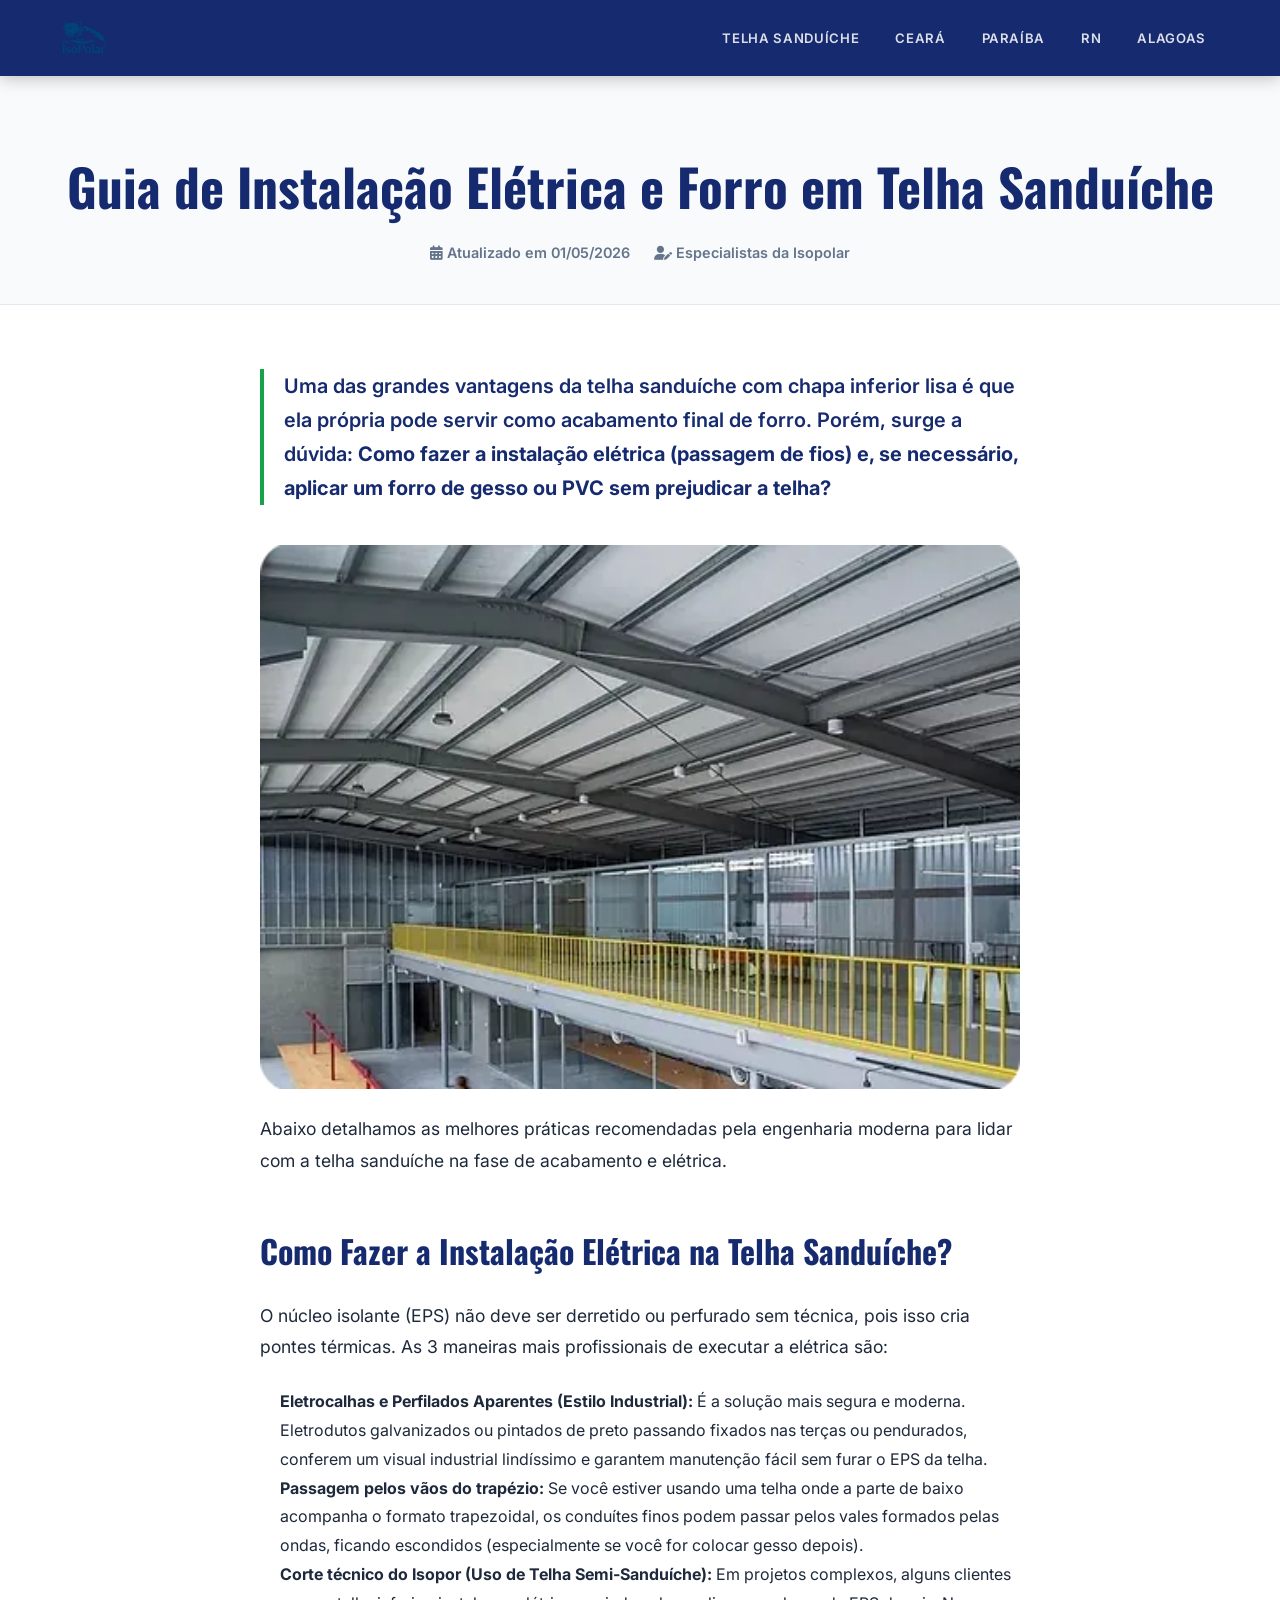
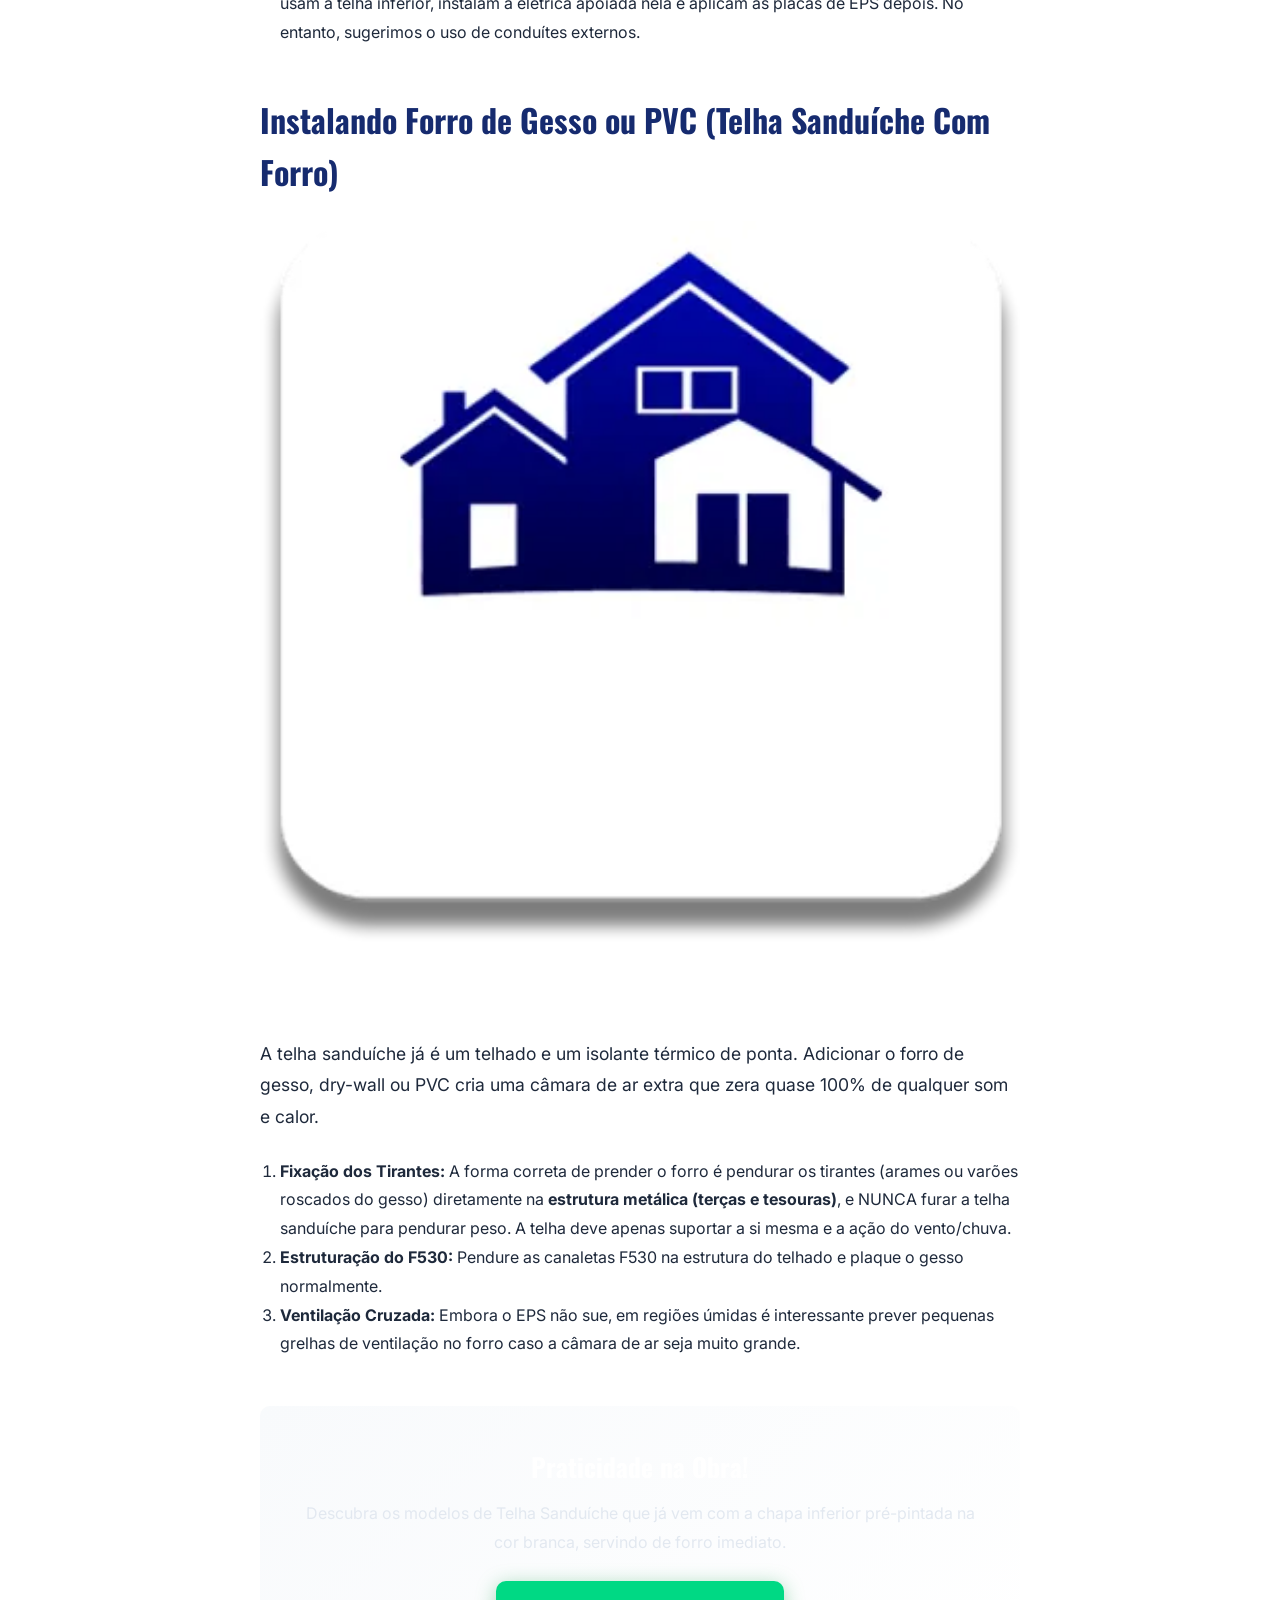
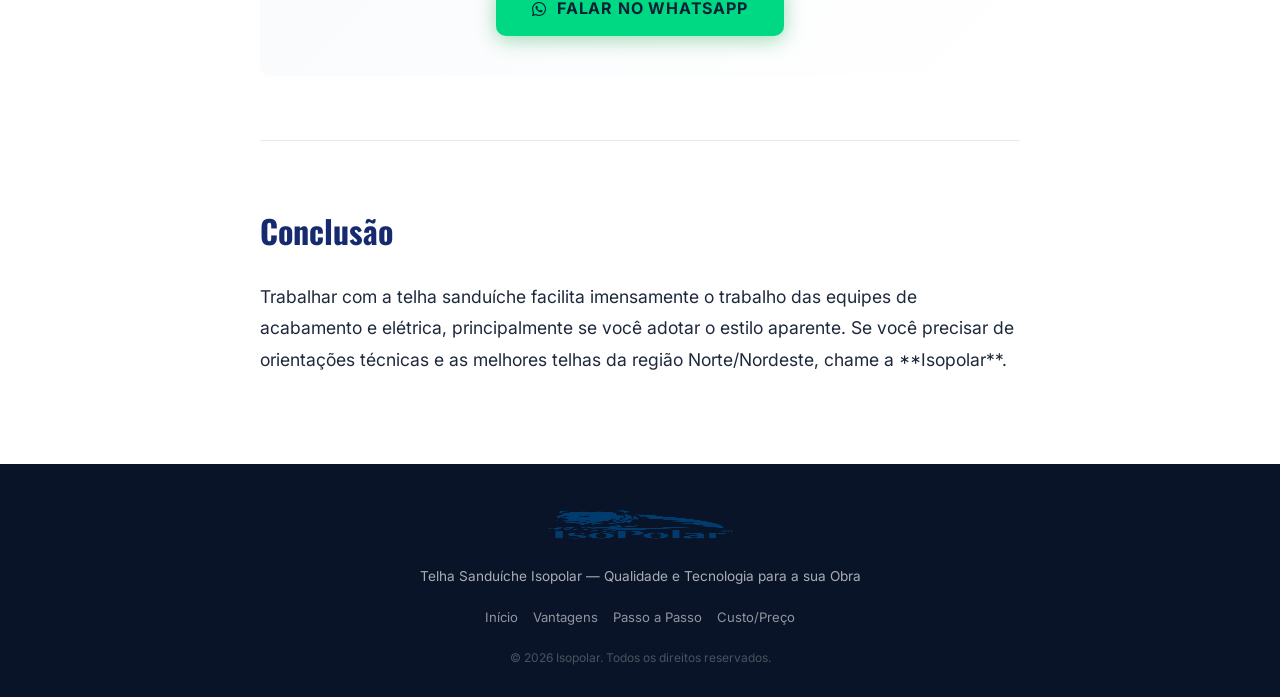
<file: blog/instalacao-eletrica-e-forro-em-telha-sanduiche.html>
<!DOCTYPE html>
<html lang="pt-BR">
<head>
  <meta charset="UTF-8">
  <meta name="viewport" content="width=device-width, initial-scale=1.0">
  <title>Guia de Instalação Elétrica e Forro em Telha Sanduíche</title>
  <meta name="description" content="Aprenda como embutir instalação elétrica e colocar forro de gesso ou PVC em telhados com telha sanduíche termoacústica.">
  <meta name="facebook-domain-verification" content="m8qkbzfnnqump3f4wg6wh7x7gvxck2" />

  <!-- Google Tag Manager -->
  <script>(function(w,d,s,l,i){w[l]=w[l]||[];w[l].push({'gtm.start':
  new Date().getTime(),event:'gtm.js'});var f=d.getElementsByTagName(s)[0],
  j=d.createElement(s),dl=l!='dataLayer'?'&l='+l:'';j.async=true;j.src=
  'https://www.googletagmanager.com/gtm.js?id='+i+dl;f.parentNode.insertBefore(j,f);
  })(window,document,'script','dataLayer','GTM-5X6D3NV5');</script>
  <!-- End Google Tag Manager -->

  <link rel="icon" href="/images/6d3a52_3cbe8f9edc8e4963aef2211dcd232a4e~mv2.webp" type="image/png">
  <link rel="apple-touch-icon" href="/images/6d3a52_3cbe8f9edc8e4963aef2211dcd232a4e~mv2_2.webp">

  <link rel="preconnect" href="https://fonts.googleapis.com">
  <link rel="preconnect" href="https://fonts.gstatic.com" crossorigin>
  <link rel="preconnect" href="https://cdnjs.cloudflare.com" crossorigin>
  <link rel="preload" href="https://fonts.googleapis.com/css2?family=Inter:wght@400;600;700;800&family=Oswald:wght@600;700&display=swap" as="style">
  <link rel="stylesheet" href="https://fonts.googleapis.com/css2?family=Inter:wght@400;600;700;800&family=Oswald:wght@600;700&display=swap" media="print" onload="this.media='all'">
  <noscript><link rel="stylesheet" href="https://fonts.googleapis.com/css2?family=Inter:wght@400;600;700;800&family=Oswald:wght@600;700&display=swap"></noscript>
  <link rel="preload" href="https://cdnjs.cloudflare.com/ajax/libs/font-awesome/6.4.0/css/all.min.css" as="style">
  <link rel="stylesheet" href="https://cdnjs.cloudflare.com/ajax/libs/font-awesome/6.4.0/css/all.min.css" media="print" onload="this.media='all'">
  <noscript><link rel="stylesheet" href="https://cdnjs.cloudflare.com/ajax/libs/font-awesome/6.4.0/css/all.min.css"></noscript>
  <link rel="preload" href="/style.css?v=3" as="style">
  <link rel="stylesheet" href="/style.css?v=3">
  <link rel="canonical" href="https://telhapolar40.com.br/blog/instalacao-eletrica-e-forro-em-telha-sanduiche.html" />

  <!-- Structured Data (JSON-LD) para SEO/LLM - Article -->
  <script type="application/ld+json">
  {
    "@context": "https://schema.org",
    "@type": "Article",
    "headline": "Guia de Instalação Elétrica e Forro em Telha Sanduíche",
    "description": "Veja como fazer a instalação elétrica e instalar forro com telhas sanduíche sem perder as propriedades de isolamento.",
    "image": "https://telhapolar40.com.br/images/03_1.webp",
    "author": {
      "@type": "Organization",
      "name": "Especialistas da Isopolar",
      "url": "https://telhapolar40.com.br/"
    },
    "publisher": {
      "@type": "Organization",
      "name": "Isopolar",
      "logo": {
        "@type": "ImageObject",
        "url": "https://telhapolar40.com.br/images/6d3a52_3cbe8f9edc8e4963aef2211dcd232a4e~mv2_1.webp"
      }
    },
    "datePublished": "2026-05-01",
    "dateModified": "2026-05-01"
  }
  </script>
</head>
<body>

  <!-- Google Tag Manager (noscript) -->
  <noscript><iframe src="https://www.googletagmanager.com/ns.html?id=GTM-5X6D3NV5"
  height="0" width="0" style="display:none;visibility:hidden"></iframe></noscript>
  <!-- End Google Tag Manager (noscript) -->

  <!-- HEADER -->
  <header>
    <div class="container nav-container">
      <a href="/" class="logo">
        <img src="/images/6d3a52_3cbe8f9edc8e4963aef2211dcd232a4e~mv2_1.webp" alt="Isopolar — Telha Sanduíche" width="192" height="192">
      </a>
      <nav id="main-nav">
        <ul>
          <li><a href="/">Telha Sanduíche</a></li>
          <li><a href="/ce/">Ceará</a></li>
          <li><a href="/pb/">Paraíba</a></li>
          <li><a href="/rn/">RN</a></li>
          <li><a href="/al/">Alagoas</a></li>
        </ul>
      </nav>
      <div class="menu-toggle" id="mobile-menu-btn" aria-label="Abrir menu">
        <span></span><span></span><span></span>
      </div>
    </div>
  </header>

  <main>
    <section class="blog-hero">
      <div class="container">
        <h1>Guia de Instalação Elétrica e Forro em Telha Sanduíche</h1>
        <div class="blog-meta">
          <span><i class="fas fa-calendar-alt"></i> Atualizado em 01/05/2026</span>
          <span><i class="fas fa-user-edit"></i> Especialistas da Isopolar</span>
        </div>
      </div>
    </section>

    <article class="blog-content">
      <div class="container blog-container">
        <p class="blog-lead">Uma das grandes vantagens da telha sanduíche com chapa inferior lisa é que ela própria pode servir como acabamento final de forro. Porém, surge a dúvida: <strong>Como fazer a instalação elétrica (passagem de fios) e, se necessário, aplicar um forro de gesso ou PVC sem prejudicar a telha?</strong></p>

        <img src="/images/03_1.webp" alt="Instalação Elétrica em Telha Sanduíche" style="width:100%; border-radius:8px; margin-bottom:24px;" width="800" height="600">

        <p>Abaixo detalhamos as melhores práticas recomendadas pela engenharia moderna para lidar com a telha sanduíche na fase de acabamento e elétrica.</p>

        <h2>Como Fazer a Instalação Elétrica na Telha Sanduíche?</h2>
        
        <p>O núcleo isolante (EPS) não deve ser derretido ou perfurado sem técnica, pois isso cria pontes térmicas. As 3 maneiras mais profissionais de executar a elétrica são:</p>

        <ul style="padding-left: 20px; line-height: 1.8; margin-bottom: 24px;">
          <li><strong>Eletrocalhas e Perfilados Aparentes (Estilo Industrial):</strong> É a solução mais segura e moderna. Eletrodutos galvanizados ou pintados de preto passando fixados nas terças ou pendurados, conferem um visual industrial lindíssimo e garantem manutenção fácil sem furar o EPS da telha.</li>
          <li><strong>Passagem pelos vãos do trapézio:</strong> Se você estiver usando uma telha onde a parte de baixo acompanha o formato trapezoidal, os conduítes finos podem passar pelos vales formados pelas ondas, ficando escondidos (especialmente se você for colocar gesso depois).</li>
          <li><strong>Corte técnico do Isopor (Uso de Telha Semi-Sanduíche):</strong> Em projetos complexos, alguns clientes usam a telha inferior, instalam a elétrica apoiada nela e aplicam as placas de EPS depois. No entanto, sugerimos o uso de conduítes externos.</li>
        </ul>

        <h2>Instalando Forro de Gesso ou PVC (Telha Sanduíche Com Forro)</h2>

        <img src="/images/Telha Residencial_1.webp" alt="Telha Sanduíche em Residências" style="width:100%; border-radius:8px; margin-bottom:24px;" width="800" height="600">

        <p>A telha sanduíche já é um telhado e um isolante térmico de ponta. Adicionar o forro de gesso, dry-wall ou PVC cria uma câmara de ar extra que zera quase 100% de qualquer som e calor.</p>

        <ol style="padding-left: 20px; line-height: 1.8;">
          <li><strong>Fixação dos Tirantes:</strong> A forma correta de prender o forro é pendurar os tirantes (arames ou varões roscados do gesso) diretamente na <strong>estrutura metálica (terças e tesouras)</strong>, e NUNCA furar a telha sanduíche para pendurar peso. A telha deve apenas suportar a si mesma e a ação do vento/chuva.</li>
          <li><strong>Estruturação do F530:</strong> Pendure as canaletas F530 na estrutura do telhado e plaque o gesso normalmente.</li>
          <li><strong>Ventilação Cruzada:</strong> Embora o EPS não sue, em regiões úmidas é interessante prever pequenas grelhas de ventilação no forro caso a câmara de ar seja muito grande.</li>
        </ol>

        <div class="blog-cta-inline" style="background-color: #0B2136; border: none;">
          <h3 style="color: #fff;">Praticidade na Obra!</h3>
          <p style="color: #e2e8f0;">Descubra os modelos de Telha Sanduíche que já vem com a chapa inferior pré-pintada na cor branca, servindo de forro imediato.</p>
          <a href="https://wa.me/5584987711011?text=Ol%C3%A1,%20quero%20conhecer%20os%20modelos%20de%20telha%20sandu%C3%ADche%20para%20forro." class="btn btn-primary" style="background:#00d984; border-color:#00d984; color:#0B2136;"><i class="fab fa-whatsapp"></i> Falar no WhatsApp</a>
        </div>

        <hr class="blog-separator">

        <h2>Conclusão</h2>
        <p>Trabalhar com a telha sanduíche facilita imensamente o trabalho das equipes de acabamento e elétrica, principalmente se você adotar o estilo aparente. Se você precisar de orientações técnicas e as melhores telhas da região Norte/Nordeste, chame a **Isopolar**.</p>

      </div>
    </article>
  </main>

  <footer>
    <div class="container">
      <div class="footer-logo">
        <img src="/images/6d3a52_3cbe8f9edc8e4963aef2211dcd232a4e~mv2_1.webp" alt="Isopolar" width="192" height="192">
      </div>
      <p>Telha Sanduíche Isopolar — Qualidade e Tecnologia para a sua Obra</p>
      <div class="footer-links" style="margin-top:20px; display:flex; gap:15px; justify-content:center;">
        <a href="/">Início</a>
        <a href="/blog/vantagens-da-telha-sanduiche.html">Vantagens</a>
        <a href="/blog/como-instalar-telha-sanduiche-passo-a-passo.html">Passo a Passo</a>
        <a href="/blog/custo-medio-instalacao-telha-sanduiche.html">Custo/Preço</a>
      </div>
      <p style="font-size:0.75rem; opacity:0.4; margin-top:20px;">&copy; 2026 Isopolar. Todos os direitos reservados.</p>
    </div>
  </footer>
</body>
</html>
</file>
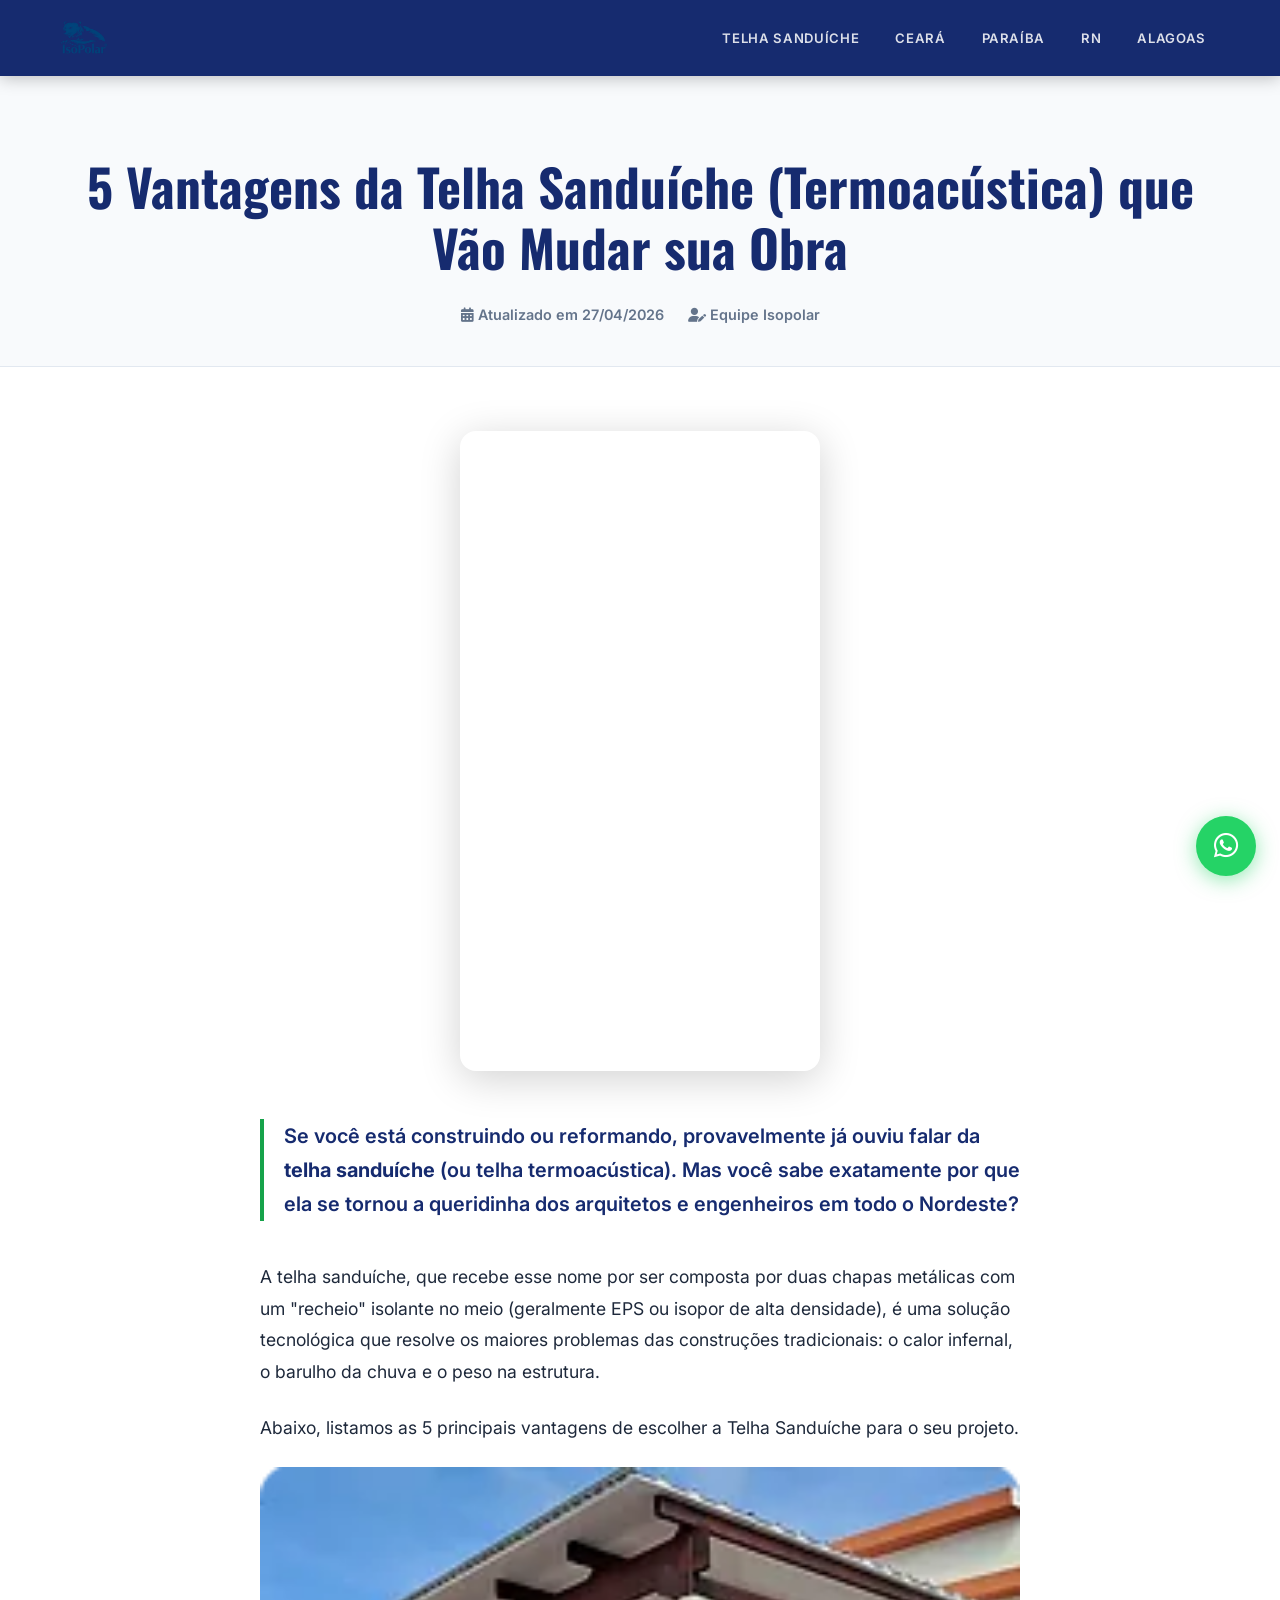
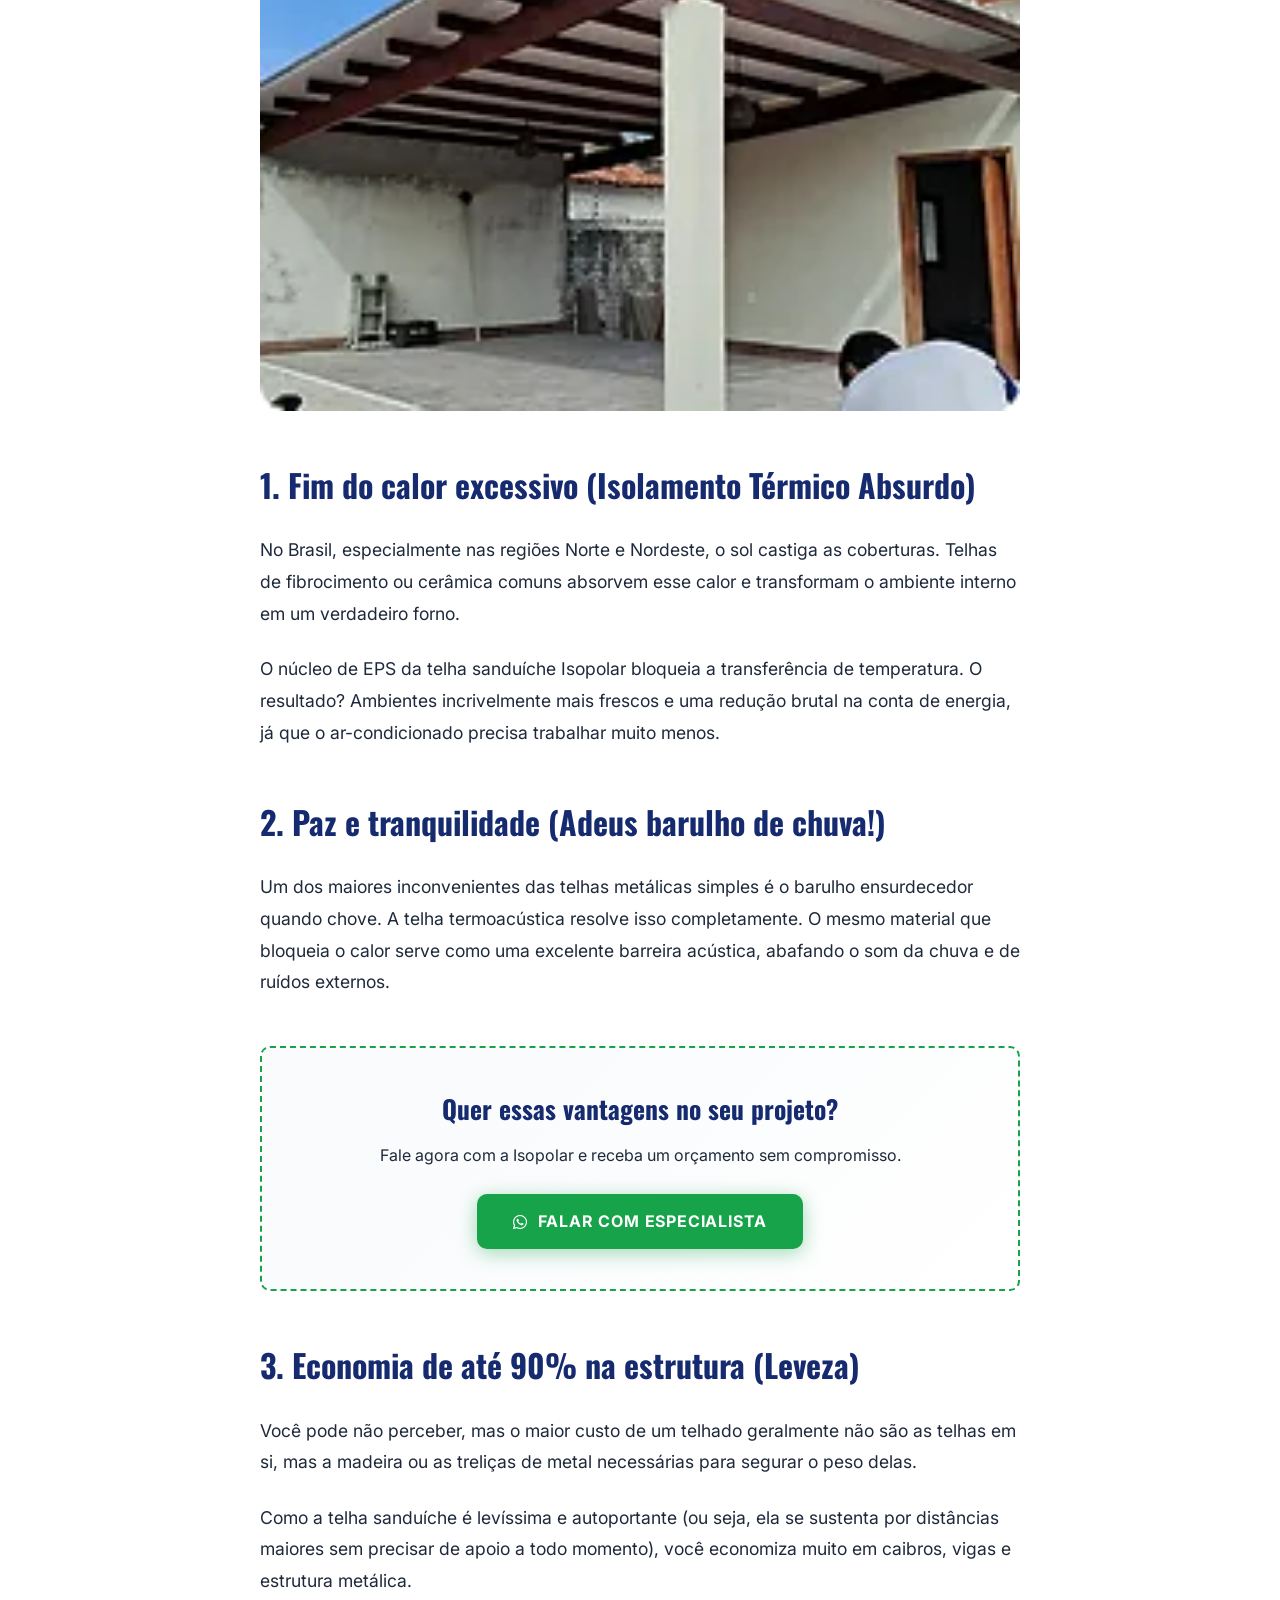
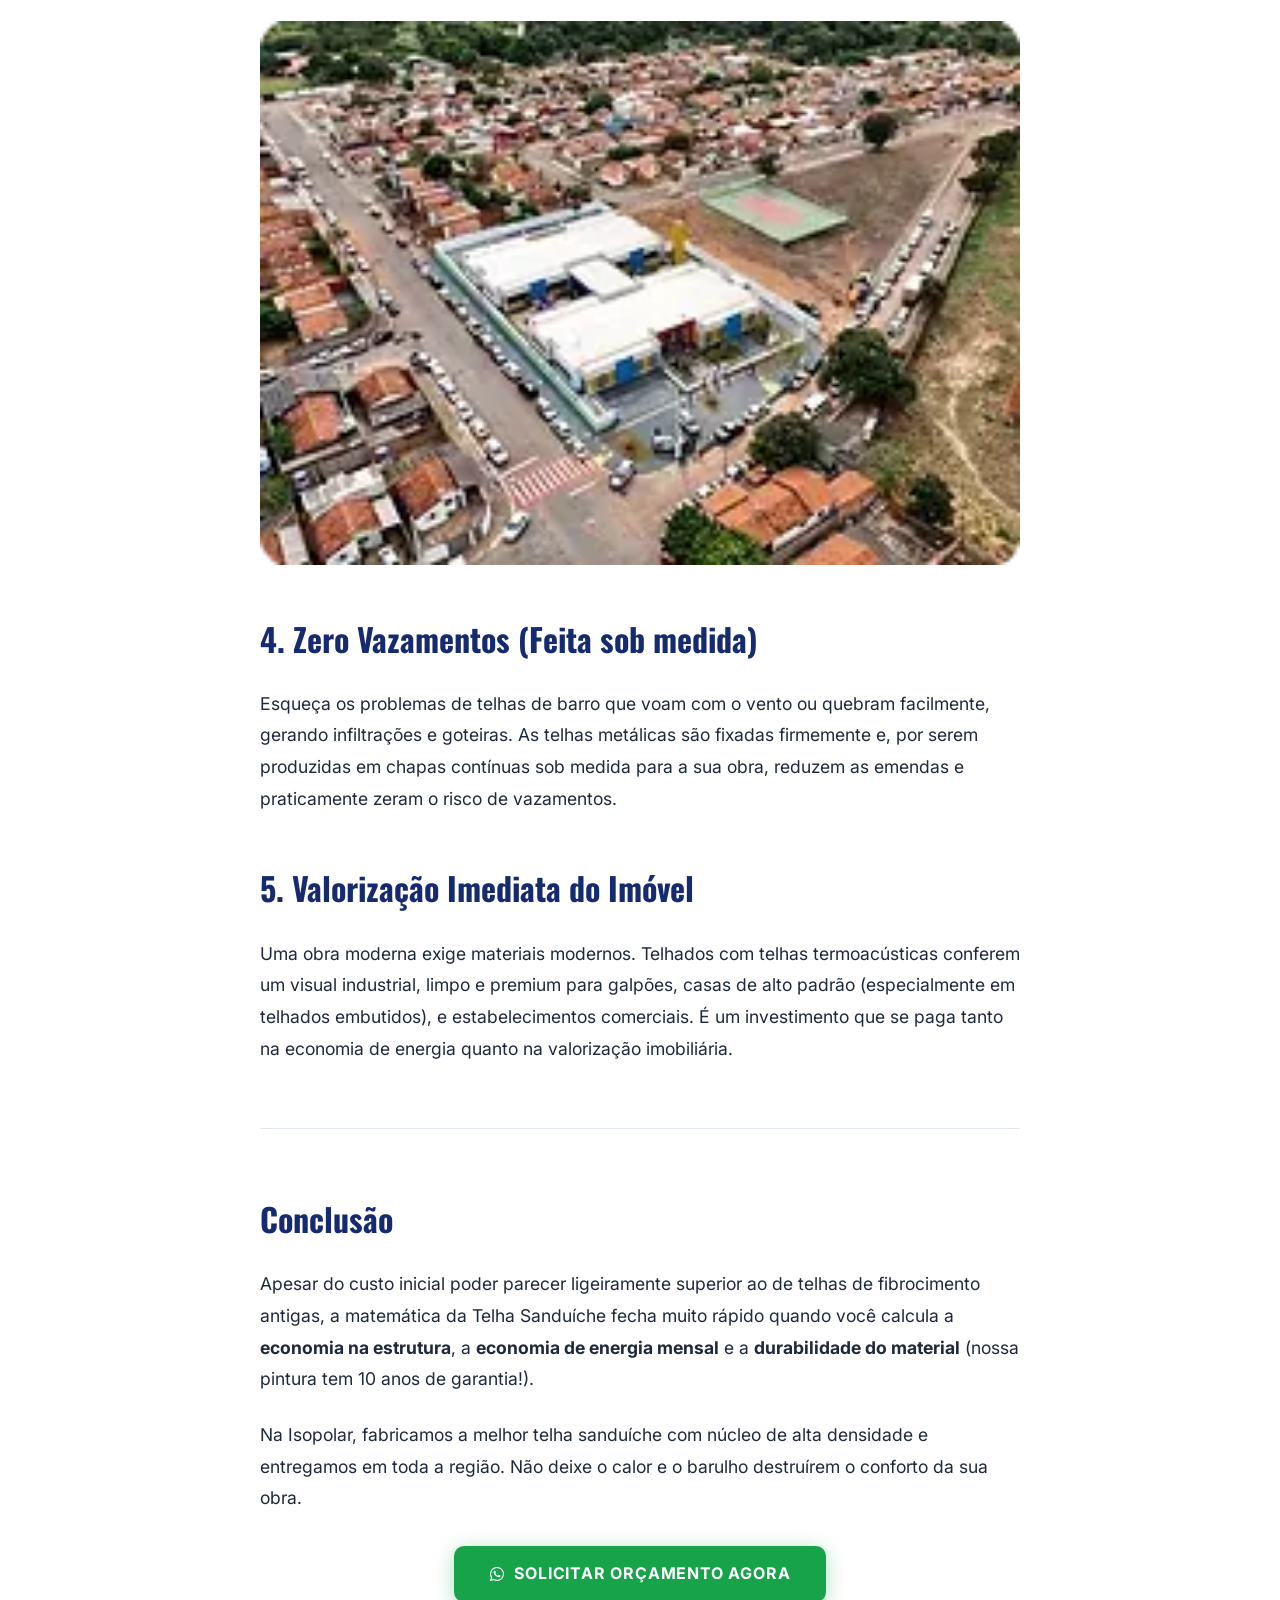
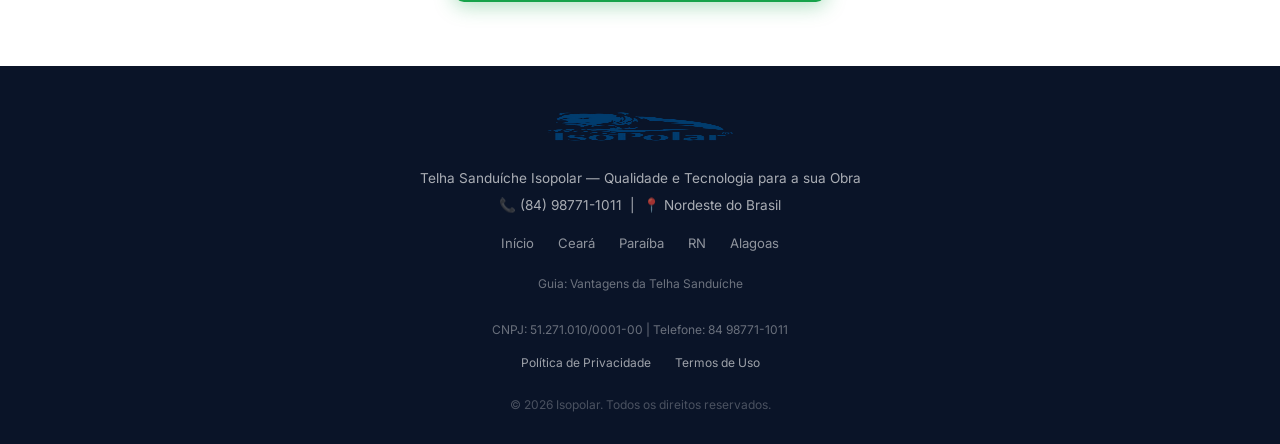
<file: blog/vantagens-da-telha-sanduiche.html>
<!DOCTYPE html>
<html lang="pt-BR">
<head>
  <meta charset="UTF-8">
  <meta name="viewport" content="width=device-width, initial-scale=1.0">
  <title>5 Vantagens da Telha Sanduíche (Termoacústica) que Vão Mudar sua Obra</title>
  <meta name="description" content="Descubra por que a telha sanduíche (termoacústica) é a melhor escolha para sua obra. Redução de calor, isolamento acústico e economia na estrutura.">
  <meta name="facebook-domain-verification" content="m8qkbzfnnqump3f4wg6wh7x7gvxck2" />

  <!-- Google Tag Manager -->
  <script>(function(w,d,s,l,i){w[l]=w[l]||[];w[l].push({'gtm.start':
  new Date().getTime(),event:'gtm.js'});var f=d.getElementsByTagName(s)[0],
  j=d.createElement(s),dl=l!='dataLayer'?'&l='+l:'';j.async=true;j.src=
  'https://www.googletagmanager.com/gtm.js?id='+i+dl;f.parentNode.insertBefore(j,f);
  })(window,document,'script','dataLayer','GTM-5X6D3NV5');</script>
  <!-- End Google Tag Manager -->

  <link rel="icon" href="/images/6d3a52_3cbe8f9edc8e4963aef2211dcd232a4e~mv2.webp" type="image/png">
  <link rel="apple-touch-icon" href="/images/6d3a52_3cbe8f9edc8e4963aef2211dcd232a4e~mv2_2.webp">

  <link rel="preconnect" href="https://fonts.googleapis.com">
  <link rel="preconnect" href="https://fonts.gstatic.com" crossorigin>
  <link rel="preconnect" href="https://cdnjs.cloudflare.com" crossorigin>
  <link rel="preload" href="https://fonts.googleapis.com/css2?family=Inter:wght@400;600;700;800&family=Oswald:wght@600;700&display=swap" as="style">
  <link rel="stylesheet" href="https://fonts.googleapis.com/css2?family=Inter:wght@400;600;700;800&family=Oswald:wght@600;700&display=swap" media="print" onload="this.media='all'">
  <noscript><link rel="stylesheet" href="https://fonts.googleapis.com/css2?family=Inter:wght@400;600;700;800&family=Oswald:wght@600;700&display=swap"></noscript>
  <link rel="preload" href="https://cdnjs.cloudflare.com/ajax/libs/font-awesome/6.4.0/css/all.min.css" as="style">
  <link rel="stylesheet" href="https://cdnjs.cloudflare.com/ajax/libs/font-awesome/6.4.0/css/all.min.css" media="print" onload="this.media='all'">
  <noscript><link rel="stylesheet" href="https://cdnjs.cloudflare.com/ajax/libs/font-awesome/6.4.0/css/all.min.css"></noscript>
  <link rel="preload" href="/style.css?v=3" as="style">
  <link rel="stylesheet" href="/style.css?v=3">
  <link rel="canonical" href="https://telhapolar40.com.br/blog/vantagens-da-telha-sanduiche.html" />

  <!-- Structured Data (JSON-LD) para SEO/LLM - Article -->
  <script type="application/ld+json">
  {
    "@context": "https://schema.org",
    "@type": "Article",
    "headline": "5 Vantagens da Telha Sanduíche (Termoacústica) que Vão Mudar sua Obra",
    "description": "Descubra por que a telha sanduíche (termoacústica) é a melhor escolha para sua obra. Redução de calor, isolamento acústico e economia na estrutura.",
    "image": "https://telhapolar40.com.br/images/6d3a52_5b79eae6a16a42a1b4a0bc57cc76c7d8~mv2.webp",
    "author": {
      "@type": "Organization",
      "name": "Isopolar",
      "url": "https://telhapolar40.com.br/"
    },
    "publisher": {
      "@type": "Organization",
      "name": "Isopolar",
      "logo": {
        "@type": "ImageObject",
        "url": "https://telhapolar40.com.br/images/6d3a52_3cbe8f9edc8e4963aef2211dcd232a4e~mv2_1.webp"
      }
    },
    "datePublished": "2026-04-27",
    "dateModified": "2026-04-27"
  }
  </script>
</head>
<body>

  <!-- Google Tag Manager (noscript) -->
  <noscript><iframe src="https://www.googletagmanager.com/ns.html?id=GTM-5X6D3NV5"
  height="0" width="0" style="display:none;visibility:hidden"></iframe></noscript>
  <!-- End Google Tag Manager (noscript) -->

  <!-- ════════════════════════════════════
       HEADER
  ════════════════════════════════════ -->
  <header>
    <div class="container nav-container">
      <a href="/" class="logo">
        <img src="/images/6d3a52_3cbe8f9edc8e4963aef2211dcd232a4e~mv2_1.webp" alt="Isopolar — Telha Sanduíche" width="192" height="192">
      </a>
      <!-- Menu simplificado sem botão do blog para focar em conversão -->
      <nav id="main-nav">
        <ul>
          <li><a href="/">Telha Sanduíche</a></li>
          <li><a href="/ce/">Ceará</a></li>
          <li><a href="/pb/">Paraíba</a></li>
          <li><a href="/rn/">RN</a></li>
          <li><a href="/al/">Alagoas</a></li>
        </ul>
      </nav>
      <div class="menu-toggle" id="mobile-menu-btn" aria-label="Abrir menu">
        <span></span>
        <span></span>
        <span></span>
      </div>
    </div>
  </header>

  <main>
    <!-- ════════════════════════════════════
         ARTICLE HERO
    ════════════════════════════════════ -->
    <section class="blog-hero">
      <div class="container">
        <h1>5 Vantagens da Telha Sanduíche (Termoacústica) que Vão Mudar sua Obra</h1>
        <div class="blog-meta">
          <span><i class="fas fa-calendar-alt"></i> Atualizado em 27/04/2026</span>
          <span><i class="fas fa-user-edit"></i> Equipe Isopolar</span>
        </div>
      </div>
    </section>

    <!-- ════════════════════════════════════
         ARTICLE CONTENT
    ════════════════════════════════════ -->
    <article class="blog-content">
      <div class="container blog-container">
        
        <div class="blog-video-container">
          <iframe 
            src="https://www.youtube.com/embed/gD7yEKLuAcY?autoplay=1&mute=1&loop=1&playlist=gD7yEKLuAcY" 
            title="Vídeo sobre Telha Sanduíche" 
            allow="accelerometer; autoplay; clipboard-write; encrypted-media; gyroscope; picture-in-picture" 
            allowfullscreen>
          </iframe>
        </div>

        <p class="blog-lead">Se você está construindo ou reformando, provavelmente já ouviu falar da <strong>telha sanduíche</strong> (ou telha termoacústica). Mas você sabe exatamente por que ela se tornou a queridinha dos arquitetos e engenheiros em todo o Nordeste?</p>

        <p>A telha sanduíche, que recebe esse nome por ser composta por duas chapas metálicas com um "recheio" isolante no meio (geralmente EPS ou isopor de alta densidade), é uma solução tecnológica que resolve os maiores problemas das construções tradicionais: o calor infernal, o barulho da chuva e o peso na estrutura.</p>

        <p>Abaixo, listamos as 5 principais vantagens de escolher a Telha Sanduíche para o seu projeto.</p>

        <img src="/images/02.webp" alt="Telha sanduíche com isolamento EPS" style="width:100%; border-radius:8px; margin-bottom:24px;" width="800" height="600">

        <h2>1. Fim do calor excessivo (Isolamento Térmico Absurdo)</h2>
        <p>No Brasil, especialmente nas regiões Norte e Nordeste, o sol castiga as coberturas. Telhas de fibrocimento ou cerâmica comuns absorvem esse calor e transformam o ambiente interno em um verdadeiro forno.</p>
        <p>O núcleo de EPS da telha sanduíche Isopolar bloqueia a transferência de temperatura. O resultado? Ambientes incrivelmente mais frescos e uma redução brutal na conta de energia, já que o ar-condicionado precisa trabalhar muito menos.</p>

        <h2>2. Paz e tranquilidade (Adeus barulho de chuva!)</h2>
        <p>Um dos maiores inconvenientes das telhas metálicas simples é o barulho ensurdecedor quando chove. A telha termoacústica resolve isso completamente. O mesmo material que bloqueia o calor serve como uma excelente barreira acústica, abafando o som da chuva e de ruídos externos.</p>

        <div class="blog-cta-inline">
          <h3>Quer essas vantagens no seu projeto?</h3>
          <p>Fale agora com a Isopolar e receba um orçamento sem compromisso.</p>
          <a href="https://wa.me/5584987711011?text=Ol%C3%A1,%20li%20o%20artigo%20no%20blog%20e%20gostaria%20de%20receber%20um%20or%C3%A7amento%20de%20telha%20sandu%C3%ADche" class="btn btn-primary"><i class="fab fa-whatsapp"></i> Falar com Especialista</a>
        </div>

        <h2>3. Economia de até 90% na estrutura (Leveza)</h2>
        <p>Você pode não perceber, mas o maior custo de um telhado geralmente não são as telhas em si, mas a madeira ou as treliças de metal necessárias para segurar o peso delas.</p>
        <p>Como a telha sanduíche é levíssima e autoportante (ou seja, ela se sustenta por distâncias maiores sem precisar de apoio a todo momento), você economiza muito em caibros, vigas e estrutura metálica.</p>

        <img src="/images/04.webp" alt="Estrutura de telhado para telha sanduíche" style="width:100%; border-radius:8px; margin:24px 0;" width="800" height="600">

        <h2>4. Zero Vazamentos (Feita sob medida)</h2>
        <p>Esqueça os problemas de telhas de barro que voam com o vento ou quebram facilmente, gerando infiltrações e goteiras. As telhas metálicas são fixadas firmemente e, por serem produzidas em chapas contínuas sob medida para a sua obra, reduzem as emendas e praticamente zeram o risco de vazamentos.</p>

        <h2>5. Valorização Imediata do Imóvel</h2>
        <p>Uma obra moderna exige materiais modernos. Telhados com telhas termoacústicas conferem um visual industrial, limpo e premium para galpões, casas de alto padrão (especialmente em telhados embutidos), e estabelecimentos comerciais. É um investimento que se paga tanto na economia de energia quanto na valorização imobiliária.</p>

        <hr class="blog-separator">

        <h2>Conclusão</h2>
        <p>Apesar do custo inicial poder parecer ligeiramente superior ao de telhas de fibrocimento antigas, a matemática da Telha Sanduíche fecha muito rápido quando você calcula a <strong>economia na estrutura</strong>, a <strong>economia de energia mensal</strong> e a <strong>durabilidade do material</strong> (nossa pintura tem 10 anos de garantia!).</p>

        <p>Na Isopolar, fabricamos a melhor telha sanduíche com núcleo de alta densidade e entregamos em toda a região. Não deixe o calor e o barulho destruírem o conforto da sua obra.</p>

        <div class="text-center mt-32 mb-48">
          <a href="https://wa.me/5584987711011?text=Ol%C3%A1,%20gostaria%20de%20solicitar%20um%20or%C3%A7amento%20de%20telha%20termoac%C3%BAstica" class="btn-cta">
            <i class="fab fa-whatsapp"></i> Solicitar Orçamento Agora
          </a>
        </div>

      </div>
    </article>
  </main>

  <!-- ════════════════════════════════════
       FOOTER
  ════════════════════════════════════ -->
  <footer>
    <div class="container">
      <div class="footer-logo">
        <img src="/images/6d3a52_3cbe8f9edc8e4963aef2211dcd232a4e~mv2_1.webp" alt="Isopolar" width="192" height="192">
      </div>
      <p>Telha Sanduíche Isopolar — Qualidade e Tecnologia para a sua Obra</p>
      <p>&#128222; (84) 98771-1011 &nbsp;|&nbsp; &#128205; Nordeste do Brasil</p>
      <div class="footer-links">
        <a href="/">Início</a>
        <a href="/ce/">Ceará</a>
        <a href="/pb/">Paraíba</a>
        <a href="/rn/">RN</a>
        <a href="/al/">Alagoas</a>
      </div>
      <!-- Hidden links area -->
      <div class="footer-hidden-links" style="margin-top:16px;">
        <a href="/blog/vantagens-da-telha-sanduiche.html" style="color:rgba(255,255,255,0.4); font-size:0.75rem; text-decoration:none;">Guia: Vantagens da Telha Sanduíche</a>
      </div>
      
      <p style="margin-top:24px; font-size:0.75rem; opacity:0.6;">CNPJ: 51.271.010/0001-00 | Telefone: 84 98771-1011</p>
      <div style="margin-top:10px; margin-bottom: 20px;">
        <a href="/politica-privacidade.html" style="color:#fff; text-decoration:none; font-size:0.75rem; opacity:0.6; margin:0 10px;">Política de Privacidade</a>
        <a href="/termos-uso.html" style="color:#fff; text-decoration:none; font-size:0.75rem; opacity:0.6; margin:0 10px;">Termos de Uso</a>
      </div>
      <p style="font-size:0.75rem; opacity:0.4;">&copy; 2026 Isopolar. Todos os direitos reservados.</p>
    </div>
  </footer>

  <!-- Floating WhatsApp -->
  <a href="https://wa.me/5584987711011?text=Ol%C3%A1,%20gostaria%20de%20receber%20um%20or%C3%A7amento%20de%20telha%20sandu%C3%ADche" class="whatsapp-float" aria-label="Falar no WhatsApp">
    <i class="fab fa-whatsapp"></i>
  </a>

  <script src="/main.js?v=4" defer></script>
</body>
</html>
</file>
<file: style.css>
/* ============================================================
   TELHA POLAR — Design System
   ============================================================ */

:root {
  --primary: #162b6f;
  --primary-dark: #0f1e50;
  --primary-light: #1e3a8a;
  --cta: #16a34a;
  --cta-hover: #15803d;
  --white: #ffffff;
  --text: #1e293b;
  --text-muted: #64748b;
  --bg-light: #f8fafc;
  --bg-gray: #f1f5f9;
  --border: #e2e8f0;
  --shadow: 0 4px 24px rgba(0,0,0,0.10);
  --shadow-lg: 0 8px 40px rgba(0,0,0,0.18);
  --radius: 10px;
  --radius-lg: 16px;
  --font: 'Inter', sans-serif;
  --font-heading: 'Oswald', sans-serif;
  --transition: all 0.3s ease;
}

/* ============================================================
   RESET & BASE
   ============================================================ */

*, *::before, *::after {
  margin: 0;
  padding: 0;
  box-sizing: border-box;
}

html {
  /* NÃO usar overflow-x: hidden aqui — quebra position:fixed em mobile browsers */
  scroll-behavior: smooth;
}

body {
  font-family: var(--font);
  color: var(--text);
  line-height: 1.6;
  overflow-x: clip; /* clip nao quebra position:fixed como hidden */
  max-width: 100%;
  background: var(--white);
}

/* Impede scroll do body quando drawer está aberto */
body.drawer-open {
  overflow: hidden;
  /* SEM position:fixed aqui — quebraria position:fixed dos filhos */
}

img {
  max-width: 100%;
  height: auto;
  display: block;
}

a {
  text-decoration: none;
  color: inherit;
}

ul {
  list-style: none;
}

/* ============================================================
   CONTAINER
   ============================================================ */

.container {
  max-width: 1200px;
  margin: 0 auto;
  padding: 0 20px;
  width: 100%;
}

/* ============================================================
   HEADER
   ============================================================ */

header {
  background: var(--primary);
  padding: 14px 0;
  position: sticky;
  top: 0;
  z-index: 1000;
  box-shadow: 0 2px 16px rgba(0,0,0,0.25);
}

.nav-container {
  display: flex;
  align-items: center;
  justify-content: space-between;
  gap: 20px;
}

.logo img {
  height: 48px;
  width: auto;
}

/* Desktop nav */
nav#main-nav ul {
  display: flex;
  gap: 8px;
  align-items: center;
}

nav#main-nav ul li a {
  color: rgba(255,255,255,0.85);
  font-weight: 600;
  font-size: 0.82rem;
  text-transform: uppercase;
  letter-spacing: 0.05em;
  padding: 8px 14px;
  border-radius: 6px;
  transition: var(--transition);
}

nav#main-nav ul li a:hover,
nav#main-nav ul li a.active {
  color: var(--white);
  background: rgba(255,255,255,0.12);
}

/* Hamburger */
.menu-toggle {
  display: none;
  flex-direction: column;
  justify-content: center;
  gap: 5px;
  cursor: pointer;
  padding: 6px;
  border-radius: 6px;
  transition: var(--transition);
}

.menu-toggle:hover {
  background: rgba(255,255,255,0.1);
}

.menu-toggle span {
  display: block;
  width: 24px;
  height: 2.5px;
  background: var(--white);
  border-radius: 3px;
  transition: var(--transition);
}

/* ============================================================
   HERO
   ============================================================ */

.hero {
  position: relative;
  height: 88vh;
  min-height: 480px;
  display: flex;
  align-items: center;
  justify-content: center;
  text-align: center;
  overflow: hidden;
  background: var(--primary-dark);
}

.hero-bg {
  position: absolute;
  inset: 0;
  width: 100%;
  height: 100%;
  object-fit: cover;
  z-index: 0;
  opacity: 0.55;
}

.hero-overlay {
  position: absolute;
  inset: 0;
  background: linear-gradient(
    to bottom,
    rgba(14, 22, 60, 0.60) 0%,
    rgba(14, 22, 60, 0.75) 100%
  );
  z-index: 1;
}

.hero-content {
  position: relative;
  z-index: 2;
  color: var(--white);
  max-width: 860px;
  width: 100%;
  padding: 0 20px;
}

.hero-badge {
  display: inline-flex;
  align-items: center;
  gap: 8px;
  background: rgba(255,255,255,0.12);
  border: 1px solid rgba(255,255,255,0.25);
  border-radius: 100px;
  padding: 6px 18px;
  font-size: 0.8rem;
  font-weight: 600;
  letter-spacing: 0.06em;
  text-transform: uppercase;
  color: rgba(255,255,255,0.9);
  margin-bottom: 24px;
  backdrop-filter: blur(8px);
}

.hero-badge::before {
  content: '✓';
  font-size: 0.9rem;
  color: #4ade80;
}

.hero h1 {
  font-family: var(--font-heading);
  font-size: clamp(1.9rem, 5.5vw, 4rem);
  font-weight: 700;
  line-height: 1.1;
  margin-bottom: 20px;
  text-shadow: 0 2px 12px rgba(0,0,0,0.3);
  letter-spacing: 0.01em;
}

.hero h1 span {
  color: #86efac;
}

.hero-sub {
  font-size: clamp(1rem, 2.5vw, 1.25rem);
  color: rgba(255,255,255,0.82);
  margin-bottom: 36px;
  font-weight: 400;
  max-width: 600px;
  margin-left: auto;
  margin-right: auto;
}

.hero-actions {
  display: flex;
  gap: 16px;
  justify-content: center;
  flex-wrap: wrap;
}

.warranty-seal {
  position: absolute;
  bottom: 24px;
  right: 24px;
  width: 72px;
  z-index: 5;
  filter: drop-shadow(0 2px 8px rgba(0,0,0,0.4));
  opacity: 0.95;
}

/* ── Hero Slideshow ─────────────────────────────────────── */

.hero-slide {
  position: absolute;
  inset: 0;
  z-index: 2;
  display: flex;
  align-items: center;
  justify-content: center;
  text-align: center;
  opacity: 0;
  pointer-events: none;
  transition: opacity 0.8s ease;
}

.hero-slide.active {
  opacity: 1;
  pointer-events: auto;
}

/* Dots */
.hero-dots {
  position: absolute;
  bottom: 32px;
  left: 50%;
  transform: translateX(-50%);
  display: flex;
  gap: 10px;
  z-index: 6;
}

.hero-dot {
  width: 10px;
  height: 10px;
  border-radius: 50%;
  background: rgba(255,255,255,0.4);
  border: 2px solid rgba(255,255,255,0.6);
  cursor: pointer;
  transition: all 0.3s ease;
  padding: 0;
}

.hero-dot.active {
  background: #86efac;
  border-color: #86efac;
  width: 28px;
  border-radius: 6px;
}

.hero-dot:hover {
  background: rgba(255,255,255,0.7);
}

/* ============================================================
   BUTTONS
   ============================================================ */

.btn {
  display: inline-flex;
  align-items: center;
  justify-content: center;
  gap: 10px;
  font-family: var(--font);
  font-weight: 700;
  font-size: 1rem;
  text-transform: uppercase;
  letter-spacing: 0.05em;
  border: none;
  border-radius: var(--radius);
  cursor: pointer;
  transition: var(--transition);
  text-decoration: none;
  white-space: nowrap;
}

.btn-primary {
  background: var(--cta);
  color: var(--white);
  padding: 15px 36px;
  box-shadow: 0 4px 20px rgba(22, 163, 74, 0.4);
}

.btn-primary:hover {
  background: var(--cta-hover);
  transform: translateY(-2px);
  box-shadow: 0 8px 28px rgba(22, 163, 74, 0.5);
}

.btn-secondary {
  background: transparent;
  color: var(--white);
  border: 2px solid rgba(255,255,255,0.5);
  padding: 13px 28px;
}

.btn-secondary:hover {
  background: rgba(255,255,255,0.12);
  border-color: var(--white);
}

.btn-cta {
  background: var(--cta);
  color: var(--white);
  padding: 15px 36px;
  border-radius: var(--radius);
  font-weight: 700;
  font-size: 1rem;
  text-transform: uppercase;
  letter-spacing: 0.05em;
  border: none;
  cursor: pointer;
  transition: var(--transition);
  display: inline-flex;
  align-items: center;
  justify-content: center;
  gap: 10px;
  box-shadow: 0 4px 20px rgba(22, 163, 74, 0.35);
  text-decoration: none;
}

.btn-cta:hover {
  background: var(--cta-hover);
  transform: translateY(-2px);
  box-shadow: 0 8px 28px rgba(22, 163, 74, 0.45);
}

/* ============================================================
   PROMO BAR
   ============================================================ */

.promo-bar {
  background: linear-gradient(90deg, #1e3a8a 0%, #162b6f 50%, #1e3a8a 100%);
  padding: 14px 0;
  text-align: center;
  overflow: hidden;
}

.promo-bar p {
  color: var(--white);
  font-weight: 700;
  font-size: 1rem;
  text-transform: uppercase;
  letter-spacing: 0.08em;
}

.promo-bar p span {
  color: #86efac;
}

/* ============================================================
   BENEFITS
   ============================================================ */

.benefits {
  padding: 64px 0;
  background: var(--white);
}

.section-title {
  text-align: center;
  margin-bottom: 48px;
}

.section-title .eyebrow {
  display: inline-block;
  color: var(--cta);
  font-weight: 700;
  font-size: 0.78rem;
  text-transform: uppercase;
  letter-spacing: 0.1em;
  margin-bottom: 10px;
}

.section-title h2 {
  font-family: var(--font-heading);
  font-size: clamp(1.6rem, 4vw, 2.4rem);
  color: var(--primary);
  font-weight: 700;
  line-height: 1.2;
}

.section-title p {
  color: var(--text-muted);
  margin-top: 12px;
  font-size: 1rem;
  max-width: 580px;
  margin-left: auto;
  margin-right: auto;
}

.benefits-grid {
  display: grid;
  grid-template-columns: repeat(5, 1fr);
  gap: 20px;
}

.benefit-card {
  text-align: center;
  padding: 28px 16px;
  border-radius: var(--radius-lg);
  background: var(--bg-light);
  border: 1px solid var(--border);
  transition: var(--transition);
}

.benefit-card:hover {
  transform: translateY(-4px);
  box-shadow: var(--shadow);
  border-color: rgba(22, 163, 74, 0.3);
}

.benefit-icon {
  width: 56px;
  height: 56px;
  background: linear-gradient(135deg, var(--primary) 0%, var(--primary-light) 100%);
  border-radius: 50%;
  display: flex;
  align-items: center;
  justify-content: center;
  margin: 0 auto 16px;
  font-size: 1.4rem;
  color: var(--white);
}

.benefit-card h3 {
  font-size: 0.9rem;
  font-weight: 700;
  color: var(--text);
  line-height: 1.3;
}

/* ============================================================
   GALLERY
   ============================================================ */

.gallery-section {
  padding: 64px 0;
  background: var(--bg-light);
}

.gallery-section.white {
  background: var(--white);
}

.gallery-grid {
  display: grid;
  grid-template-columns: repeat(5, 1fr);
  gap: 12px;
  margin-bottom: 32px;
}

.gallery-item {
  aspect-ratio: 1 / 1;
  overflow: hidden;
  border-radius: var(--radius);
  box-shadow: var(--shadow);
}

.gallery-item img {
  width: 100%;
  height: 100%;
  object-fit: cover;
  transition: transform 0.5s ease;
}

.gallery-item:hover img {
  transform: scale(1.08);
}

/* ============================================================
   TESTIMONIALS SLIDESHOW
   ============================================================ */

.testimonials-section {
  padding: 80px 0;
  background: var(--bg-light);
  overflow: hidden;
}

.testimonials-wrapper {
  position: relative;
  max-width: 1200px;
  margin: 0 auto;
  padding: 0 56px;
}

.testimonials-viewport {
  overflow: hidden;
}

.testimonials-track {
  display: flex;
  width: 100%;
  transition: transform 0.5s cubic-bezier(0.25, 0.8, 0.25, 1);
  will-change: transform;
}

.testimonial-slide {
  flex: 0 0 calc(100% / 3);
  max-width: calc(100% / 3);
  padding: 0 12px;
  box-sizing: border-box;
}

.testimonial-card {
  background: var(--white);
  border-radius: var(--radius-lg);
  padding: 32px 28px;
  border: 1px solid var(--border);
  box-shadow: 0 2px 12px rgba(0,0,0,0.05);
  transition: var(--transition);
  height: 100%;
  display: flex;
  flex-direction: column;
}

.testimonial-card:hover {
  transform: translateY(-4px);
  box-shadow: var(--shadow);
  border-color: rgba(22, 163, 74, 0.25);
}

.testimonial-stars {
  display: flex;
  gap: 3px;
  margin-bottom: 16px;
}

.testimonial-stars i {
  color: #f59e0b;
  font-size: 1rem;
}

.testimonial-text {
  font-size: 0.95rem;
  color: var(--text);
  line-height: 1.7;
  font-style: italic;
  flex: 1;
  margin-bottom: 20px;
}

.testimonial-author {
  display: flex;
  flex-direction: column;
  gap: 2px;
}

.testimonial-name {
  font-weight: 800;
  font-size: 0.95rem;
  color: var(--text);
}

.testimonial-role {
  font-size: 0.82rem;
  color: var(--text-muted);
  font-weight: 500;
}

/* Arrows */
.testimonials-arrow {
  position: absolute;
  top: 50%;
  transform: translateY(-50%);
  width: 44px;
  height: 44px;
  border-radius: 50%;
  background: var(--white);
  border: 1px solid var(--border);
  box-shadow: 0 2px 12px rgba(0,0,0,0.08);
  cursor: pointer;
  display: flex;
  align-items: center;
  justify-content: center;
  font-size: 1.1rem;
  color: var(--text-muted);
  transition: var(--transition);
  z-index: 10;
  padding: 0;
}

.testimonials-arrow:hover {
  background: var(--primary);
  color: var(--white);
  border-color: var(--primary);
  box-shadow: 0 4px 16px rgba(22, 43, 111, 0.25);
}

.testimonials-arrow.prev { left: 0; }
.testimonials-arrow.next { right: 0; }

/* Dots */
.testimonials-dots {
  display: flex;
  justify-content: center;
  gap: 10px;
  margin-top: 36px;
}

.testimonials-dot {
  width: 12px;
  height: 12px;
  border-radius: 50%;
  background: var(--border);
  border: none;
  cursor: pointer;
  transition: var(--transition);
  padding: 0;
}

.testimonials-dot.active {
  background: var(--primary);
  width: 32px;
  border-radius: 6px;
}

/* Tablet */
@media (max-width: 1024px) {
  .testimonial-slide {
    flex: 0 0 50%;
    max-width: 50%;
  }
}

/* Mobile */
@media (max-width: 768px) {
  .testimonials-section {
    padding: 56px 0;
  }
  .testimonials-viewport {
    padding: 0 48px;
  }
  .testimonial-slide {
    flex: 0 0 100%;
    max-width: 100%;
  }
  .testimonials-arrow {
    width: 38px;
    height: 38px;
    font-size: 0.95rem;
  }
  .testimonial-card {
    padding: 24px 20px;
  }
}

/* ============================================================
   CATEGORIES
   ============================================================ */

.categories-section {
  padding: 72px 0;
  background: var(--primary);
  color: var(--white);
  text-align: center;
}

.categories-section .section-title h2 {
  color: var(--white);
}

.categories-section .section-title .eyebrow {
  color: #86efac;
}

.models-image {
  width: 100%;
  max-width: 760px;
  margin: 0 auto 48px;
  border-radius: var(--radius-lg);
  box-shadow: 0 8px 40px rgba(0,0,0,0.3);
}

.categories-grid {
  display: grid;
  grid-template-columns: repeat(6, 1fr);
  gap: 16px;
  margin-bottom: 48px;
}

.category-card {
  background: var(--white);
  border-radius: var(--radius-lg);
  padding: 24px 12px;
  color: var(--text);
  transition: var(--transition);
  box-shadow: 0 4px 16px rgba(0,0,0,0.15);
  cursor: pointer;
}

.category-card:hover {
  transform: translateY(-8px);
  box-shadow: 0 12px 32px rgba(0,0,0,0.25);
}

.category-card img {
  width: 72px;
  height: 72px;
  object-fit: contain;
  margin: 0 auto 14px;
}

.category-card h3 {
  font-size: 0.82rem;
  font-weight: 800;
  text-transform: uppercase;
  letter-spacing: 0.03em;
  color: var(--primary);
  line-height: 1.3;
}

/* ============================================================
   PARTNERS / LOGOS
   ============================================================ */

.partners-section {
  padding: 56px 0;
  background: var(--white);
  border-top: 1px solid var(--border);
  border-bottom: 1px solid var(--border);
}

.logo-grid {
  display: grid;
  grid-template-columns: repeat(6, 1fr);
  gap: 24px;
  align-items: center;
  justify-items: center;
}

.logo-grid img {
  height: 44px;
  width: auto;
  object-fit: contain;
  filter: grayscale(1);
  opacity: 0.55;
  transition: var(--transition);
}

.logo-grid img:hover {
  filter: grayscale(0);
  opacity: 1;
}

/* ============================================================
   PRESENCE
   ============================================================ */

.presence-section {
  padding: 72px 0;
  background: var(--bg-light);
  text-align: center;
}

/* ============================================================
   PRODUCT DETAIL
   ============================================================ */

.product-section {
  padding: 80px 0;
  background: var(--white);
}

.product-grid {
  display: grid;
  grid-template-columns: 1fr 1fr;
  align-items: center;
  gap: 64px;
}

.product-image img {
  width: 100%;
  border-radius: var(--radius-lg);
  box-shadow: var(--shadow-lg);
}

.product-content h2 {
  font-family: var(--font-heading);
  font-size: clamp(1.8rem, 3.5vw, 2.8rem);
  color: var(--primary);
  margin-bottom: 16px;
  font-weight: 700;
}

.product-content p {
  color: var(--text-muted);
  font-size: 1rem;
  line-height: 1.7;
  margin-bottom: 28px;
}

.bullet-list {
  display: grid;
  grid-template-columns: 1fr 1fr;
  gap: 12px;
  margin-bottom: 32px;
}

.bullet-item {
  display: flex;
  align-items: flex-start;
  gap: 10px;
  background: var(--bg-light);
  border: 1px solid var(--border);
  border-left: 3px solid var(--primary);
  padding: 12px 14px;
  border-radius: 8px;
  font-size: 0.85rem;
  font-weight: 600;
  color: var(--text);
  line-height: 1.4;
}

.bullet-item::before {
  content: '✓';
  color: var(--cta);
  font-weight: 800;
  flex-shrink: 0;
  margin-top: 1px;
}

/* ============================================================
   CTA BAND
   ============================================================ */

.cta-band {
  background: linear-gradient(135deg, var(--primary) 0%, #1e3a8a 100%);
  padding: 72px 0;
  text-align: center;
  color: var(--white);
}

.cta-band h2 {
  font-family: var(--font-heading);
  font-size: clamp(1.8rem, 4vw, 3rem);
  font-weight: 700;
  margin-bottom: 16px;
}

.cta-band p {
  color: rgba(255,255,255,0.78);
  font-size: 1.1rem;
  margin-bottom: 36px;
  max-width: 520px;
  margin-left: auto;
  margin-right: auto;
}

/* ============================================================
   FOOTER
   ============================================================ */

footer {
  background: #0a1428;
  color: rgba(255,255,255,0.65);
  padding: 40px 0 24px;
  text-align: center;
}

footer .footer-logo {
  margin-bottom: 20px;
}

footer .footer-logo img {
  height: 42px;
  margin: 0 auto;
  opacity: 0.85;
}

footer p {
  font-size: 0.85rem;
  line-height: 1.6;
  margin-bottom: 6px;
}

footer .footer-links {
  display: flex;
  gap: 24px;
  justify-content: center;
  margin-top: 16px;
  flex-wrap: wrap;
}

footer .footer-links a {
  color: rgba(255,255,255,0.55);
  font-size: 0.82rem;
  transition: var(--transition);
}

footer .footer-links a:hover {
  color: var(--white);
}

/* ============================================================
   FLOATING WHATSAPP
   ============================================================ */

.whatsapp-float {
  position: fixed;
  bottom: 24px;
  right: 24px;
  background: #25d366;
  color: var(--white);
  width: 60px;
  height: 60px;
  border-radius: 50%;
  display: flex;
  align-items: center;
  justify-content: center;
  font-size: 28px;
  z-index: 2000;
  box-shadow: 0 4px 20px rgba(37, 211, 102, 0.5);
  transition: var(--transition);
  text-decoration: none;
}

.whatsapp-float:hover {
  background: #128c7e;
  transform: scale(1.1);
  box-shadow: 0 8px 28px rgba(37, 211, 102, 0.6);
}

/* ============================================================
   TEXT CENTER UTILITY
   ============================================================ */

.text-center { text-align: center; }
.mt-8 { margin-top: 8px; }
.mt-16 { margin-top: 16px; }
.mt-24 { margin-top: 24px; }
.mt-32 { margin-top: 32px; }
.mt-48 { margin-top: 48px; }

/* ============================================================
   FAQ SECTION
   ============================================================ */

.faq-section {
  padding: 80px 0;
}

.faq-section.white {
  background: var(--white);
}

.faq-accordion {
  max-width: 800px;
  margin: 0 auto;
  display: flex;
  flex-direction: column;
  gap: 16px;
}

.faq-item {
  background: var(--bg-light);
  border: 1px solid var(--border);
  border-radius: var(--radius);
  overflow: hidden;
  transition: var(--transition);
}

.faq-question {
  width: 100%;
  text-align: left;
  padding: 24px;
  font-family: var(--font-heading);
  font-size: 1.15rem;
  font-weight: 700;
  color: var(--primary);
  background: none;
  border: none;
  cursor: pointer;
  display: flex;
  justify-content: space-between;
  align-items: center;
  transition: var(--transition);
}

.faq-question:hover {
  background: rgba(0,0,0,0.02);
}

.faq-question i {
  color: var(--cta);
  transition: transform 0.3s ease;
}

.faq-answer {
  max-height: 0;
  overflow: hidden;
  transition: max-height 0.4s ease, padding 0.4s ease;
  padding: 0 24px;
}

.faq-answer p {
  color: var(--text-muted);
  font-size: 0.95rem;
  line-height: 1.6;
  padding-bottom: 24px;
}

.faq-item.active {
  border-color: var(--primary);
  box-shadow: 0 4px 16px rgba(0,0,0,0.06);
}

.faq-item.active .faq-question i {
  transform: rotate(180deg);
}

.faq-item.active .faq-answer {
  max-height: 500px;
}

/* ============================================================
   RESPONSIVE — TABLET (≤1024px)
   ============================================================ */

@media (max-width: 1024px) {
  .categories-grid {
    grid-template-columns: repeat(3, 1fr);
  }

  .benefits-grid {
    grid-template-columns: repeat(3, 1fr);
  }

  .gallery-grid {
    grid-template-columns: repeat(3, 1fr);
  }

  .logo-grid {
    grid-template-columns: repeat(4, 1fr);
  }
}

/* ============================================================
   RESPONSIVE — MOBILE (≤768px)
   ============================================================ */

@media (max-width: 768px) {

  /* Header */
  .menu-toggle {
    display: flex;
  }

  nav#main-nav {
    display: none;
    position: absolute;
    top: 100%;
    left: 0;
    width: 100%;
    background: var(--primary-dark);
    padding: 16px 20px 24px;
    box-shadow: 0 8px 24px rgba(0,0,0,0.3);
    border-top: 1px solid rgba(255,255,255,0.08);
  }

  nav#main-nav.active {
    display: block;
  }

  nav#main-nav ul {
    flex-direction: column;
    gap: 4px;
  }

  nav#main-nav ul li a {
    display: block;
    padding: 12px 16px;
    font-size: 0.95rem;
    border-radius: 8px;
  }

  .logo img {
    height: 38px;
  }

  /* Hero */
  .hero {
    height: 100svh;
    min-height: 520px;
  }

  .hero h1 {
    font-size: clamp(1.7rem, 7vw, 2.5rem);
    word-break: break-word;
  }

  .hero-sub {
    font-size: 0.95rem;
  }

  .hero-actions {
    flex-direction: column;
    align-items: center;
    gap: 12px;
  }

  .btn-primary,
  .btn-secondary,
  .btn-cta {
    padding: 14px 28px;
    font-size: 0.95rem;
    width: 100%;
    max-width: 320px;
  }

  .warranty-seal {
    width: 56px;
    bottom: 14px;
    right: 14px;
  }

  /* Promo */
  .promo-bar p {
    font-size: 0.82rem;
    padding: 0 10px;
  }

  /* Benefits */
  .benefits {
    padding: 48px 0;
  }

  .benefits-grid {
    grid-template-columns: repeat(2, 1fr);
    gap: 14px;
  }

  .benefit-card {
    padding: 20px 12px;
  }

  /* Gallery */
  .gallery-section {
    padding: 48px 0;
  }

  .gallery-grid {
    grid-template-columns: repeat(2, 1fr);
    gap: 10px;
  }

  /* Categories */
  .categories-section {
    padding: 56px 0;
  }

  .categories-grid {
    grid-template-columns: repeat(2, 1fr);
    gap: 12px;
  }

  .category-card {
    padding: 18px 10px;
  }

  .category-card img {
    width: 56px;
    height: 56px;
  }

  /* Partners */
  .logo-grid {
    grid-template-columns: repeat(3, 1fr);
    gap: 16px;
  }

  .logo-grid img {
    height: 36px;
  }

  /* Product */
  .product-section {
    padding: 56px 0;
  }

  .product-grid {
    grid-template-columns: 1fr;
    gap: 36px;
    text-align: center;
  }

  .bullet-list {
    grid-template-columns: 1fr;
  }

  .bullet-item {
    text-align: left;
  }

  /* CTA Band */
  .cta-band {
    padding: 56px 0;
  }

  /* Container */
  .container {
    padding: 0 16px;
    max-width: 100%;
  }

  /* Section title */
  .section-title {
    margin-bottom: 36px;
  }
}

/* ============================================================
   FORM SECTION — CAPTADOR DE ORÇAMENTO INLINE
   ============================================================ */

.form-section {
  padding: 80px 0;
  background: linear-gradient(135deg, var(--primary) 0%, #1e3a8a 100%);
  text-align: center;
}

.form-wrapper {
  max-width: 480px;
  margin: 0 auto;
  background: var(--white);
  border-radius: var(--radius-lg);
  padding: 40px 32px;
  border: 2px solid #1d6dff;
  box-shadow:
    0 0 0 4px rgba(29, 109, 255, 0.15),
    0 0 32px rgba(29, 109, 255, 0.45),
    0 0 72px rgba(29, 109, 255, 0.20),
    0 16px 64px rgba(0,0,0,0.3);
}

.form-icon {
  width: 60px;
  height: 60px;
  background: linear-gradient(135deg, #25d366 0%, #128c7e 100%);
  border-radius: 50%;
  display: flex;
  align-items: center;
  justify-content: center;
  font-size: 1.8rem;
  color: var(--white);
  margin: 0 auto 20px;
  box-shadow: 0 4px 16px rgba(37, 211, 102, 0.4);
}

.form-title {
  font-family: var(--font-heading);
  font-size: 1.6rem;
  color: var(--primary);
  margin-bottom: 8px;
  line-height: 1.2;
}

.form-subtitle {
  font-size: 0.92rem;
  color: var(--text-muted);
  margin-bottom: 24px;
  line-height: 1.5;
}

.form-subtitle strong {
  color: var(--cta);
  font-weight: 700;
}

.lead-form {
  display: flex;
  flex-direction: column;
  gap: 14px;
}

.form-field-group {
  display: flex;
  flex-direction: column;
  gap: 5px;
  text-align: left;
}

.form-input {
  width: 100%;
  padding: 14px 16px;
  border: 2px solid var(--border);
  border-radius: var(--radius);
  font-family: var(--font);
  font-size: 1rem;
  color: var(--text);
  background: var(--bg-light);
  transition: var(--transition);
  outline: none;
  -webkit-appearance: none;
  appearance: none;
  box-sizing: border-box;
}

.form-input:focus {
  border-color: var(--cta);
  background: var(--white);
  box-shadow: 0 0 0 3px rgba(22, 163, 74, 0.12);
}

.form-input::placeholder {
  color: #b0bec5;
}

.form-input.error {
  border-color: #ef4444;
  box-shadow: 0 0 0 3px rgba(239, 68, 68, 0.10);
}

.form-error {
  font-size: 0.75rem;
  color: #ef4444;
  font-weight: 600;
  display: none;
}

.form-error.visible {
  display: block;
}

.form-phone-hint {
  font-size: 0.75rem;
  color: #16a34a;
  font-weight: 600;
  display: none;
  animation: hintSlide 0.25s ease;
}

.form-phone-hint.visible {
  display: block;
}

@keyframes hintSlide {
  from { opacity: 0; transform: translateY(-4px); }
  to   { opacity: 1; transform: translateY(0); }
}

.form-submit {
  width: 100%;
  padding: 20px 24px;
  background: linear-gradient(135deg, #f97316 0%, #ea580c 100%);
  color: var(--white);
  border: none;
  border-radius: var(--radius);
  font-family: var(--font);
  font-size: 1.15rem;
  font-weight: 800;
  text-transform: uppercase;
  letter-spacing: 0.06em;
  cursor: pointer;
  display: flex;
  align-items: center;
  justify-content: center;
  gap: 10px;
  transition: var(--transition);
  box-shadow: 0 4px 20px rgba(249, 115, 22, 0.45);
  margin-top: 8px;
}

.form-submit:hover {
  transform: translateY(-2px);
  box-shadow: 0 8px 28px rgba(249, 115, 22, 0.55);
  background: linear-gradient(135deg, #fb923c 0%, #f97316 100%);
}

.form-submit:disabled {
  opacity: 0.7;
  cursor: not-allowed;
  transform: none;
}

.form-submit .spinner {
  display: none;
  width: 18px;
  height: 18px;
  border: 2.5px solid rgba(255,255,255,0.4);
  border-top-color: var(--white);
  border-radius: 50%;
  animation: formSpin 0.7s linear infinite;
}

.form-submit.loading .spinner { display: block; }
.form-submit.loading .btn-text { display: none; }

@keyframes formSpin {
  to { transform: rotate(360deg); }
}

.form-success {
  display: none;
  text-align: center;
  padding: 16px 0;
}

.form-success.visible {
  display: block;
}

.form-success-icon {
  width: 64px;
  height: 64px;
  background: linear-gradient(135deg, #25d366, #16a34a);
  border-radius: 50%;
  display: flex;
  align-items: center;
  justify-content: center;
  font-size: 2rem;
  color: var(--white);
  margin: 0 auto 20px;
  animation: popIn 0.4s cubic-bezier(0.34, 1.56, 0.64, 1);
}

.form-success h3 {
  font-family: var(--font-heading);
  font-size: 1.3rem;
  color: var(--primary);
  margin-bottom: 8px;
  line-height: 1.3;
}

.form-success p {
  font-size: 0.95rem;
  color: var(--text-muted);
  font-weight: 700;
}

.form-privacy {
  font-size: 0.72rem;
  color: #b0bec5;
  text-align: center;
  margin-top: 16px;
  line-height: 1.4;
}

@media (max-width: 768px) {
  .form-section { padding: 56px 0; }
  .form-wrapper { padding: 28px 20px; margin: 0 16px; }
  .form-title { font-size: 1.3rem; }
}

/* ============================================================
   BOTTOM DRAWER — CAPTADOR WHATSAPP
   ============================================================ */

/* Overlay suave */
.drawer-overlay {
  position: fixed;
  top: 0;
  left: 0;
  width: 100%;
  height: 100%;
  background: rgba(0, 0, 0, 0.45);
  z-index: 9998; /* Abaixo do drawer mas acima de tudo */
  opacity: 0;
  visibility: hidden;
  transition: opacity 0.35s ease, visibility 0.35s ease;
}

.drawer-overlay.active {
  opacity: 1;
  visibility: visible;
}

/* Painel principal */
.lead-drawer {
  position: fixed;
  bottom: 0;
  left: 0;
  width: 100%; /* Usar width ao inves de right:0 para mobile */
  background: var(--white);
  border-radius: 24px 24px 0 0;
  padding: 32px 20px 40px;
  z-index: 9999; /* z-index alto para garantir sobreposicao */
  box-shadow: 0 -8px 48px rgba(0, 0, 0, 0.22);
  transform: translateY(110%); /* 110% garante que fique totalmente fora da tela */
  transition: transform 0.40s cubic-bezier(0.34, 1.56, 0.64, 1);
  box-sizing: border-box;
  /* SEM max-width nem margin:auto — não funcionam com fixed em mobile */
}

.lead-drawer.active {
  transform: translateY(0);
}

/* Alça visual */
.drawer-handle {
  width: 40px;
  height: 4px;
  background: var(--border);
  border-radius: 4px;
  margin: 0 auto 24px;
}

/* Botão fechar */
.drawer-close {
  position: absolute;
  top: 16px;
  right: 20px;
  background: var(--bg-gray);
  border: none;
  width: 32px;
  height: 32px;
  border-radius: 50%;
  cursor: pointer;
  font-size: 1rem;
  color: var(--text-muted);
  display: flex;
  align-items: center;
  justify-content: center;
  transition: var(--transition);
  line-height: 1;
}

.drawer-close:hover {
  background: var(--border);
  color: var(--text);
}

/* Ícone WhatsApp no topo */
.drawer-icon {
  width: 52px;
  height: 52px;
  background: linear-gradient(135deg, #25d366 0%, #128c7e 100%);
  border-radius: 50%;
  display: flex;
  align-items: center;
  justify-content: center;
  font-size: 1.6rem;
  color: var(--white);
  margin: 0 auto 16px;
  box-shadow: 0 4px 16px rgba(37, 211, 102, 0.40);
}

/* Textos */
.drawer-title {
  font-family: var(--font-heading);
  font-size: 1.5rem;
  font-weight: 700;
  color: var(--primary);
  text-align: center;
  margin-bottom: 6px;
  line-height: 1.2;
}

.drawer-subtitle {
  font-size: 0.92rem;
  color: var(--text-muted);
  text-align: center;
  margin-bottom: 24px;
  line-height: 1.5;
}

.drawer-subtitle strong {
  color: var(--cta);
  font-weight: 700;
}

/* Campos */
.drawer-form {
  display: flex;
  flex-direction: column;
  gap: 14px;
}

.drawer-input-group {
  display: flex;
  flex-direction: column;
  gap: 6px;
}

.drawer-input-group label {
  font-size: 0.78rem;
  font-weight: 700;
  text-transform: uppercase;
  letter-spacing: 0.06em;
  color: var(--text-muted);
}

.drawer-input {
  width: 100%;
  padding: 14px 16px;
  border: 2px solid var(--border);
  border-radius: var(--radius);
  font-family: var(--font);
  font-size: 1rem;
  color: var(--text);
  background: var(--bg-light);
  transition: var(--transition);
  outline: none;
  -webkit-appearance: none;
  appearance: none;
}

.drawer-input:focus {
  border-color: var(--cta);
  background: var(--white);
  box-shadow: 0 0 0 3px rgba(22, 163, 74, 0.12);
}

.drawer-input::placeholder {
  color: #b0bec5;
}

.drawer-input.error {
  border-color: #ef4444;
  box-shadow: 0 0 0 3px rgba(239, 68, 68, 0.10);
}

.drawer-error-msg {
  font-size: 0.75rem;
  color: #ef4444;
  font-weight: 600;
  display: none;
}

.drawer-error-msg.visible {
  display: block;
}

/* Botão submit */
.drawer-submit {
  width: 100%;
  padding: 16px;
  background: linear-gradient(135deg, #25d366 0%, #16a34a 100%);
  color: var(--white);
  border: none;
  border-radius: var(--radius);
  font-family: var(--font);
  font-size: 1rem;
  font-weight: 800;
  text-transform: uppercase;
  letter-spacing: 0.06em;
  cursor: pointer;
  display: flex;
  align-items: center;
  justify-content: center;
  gap: 10px;
  transition: var(--transition);
  box-shadow: 0 4px 20px rgba(22, 163, 74, 0.40);
  margin-top: 4px;
}

.drawer-submit:hover {
  transform: translateY(-2px);
  box-shadow: 0 8px 28px rgba(22, 163, 74, 0.50);
}

.drawer-submit:active {
  transform: translateY(0);
}

.drawer-submit:disabled {
  opacity: 0.7;
  cursor: not-allowed;
  transform: none;
}

/* Estado de loading */
.drawer-submit .spinner {
  display: none;
  width: 18px;
  height: 18px;
  border: 2.5px solid rgba(255,255,255,0.4);
  border-top-color: var(--white);
  border-radius: 50%;
  animation: drawerSpin 0.7s linear infinite;
}

.drawer-submit.loading .spinner {
  display: block;
}

.drawer-submit.loading .btn-text {
  display: none;
}

@keyframes drawerSpin {
  to { transform: rotate(360deg); }
}

/* Sucesso */
.drawer-success {
  display: none;
  text-align: center;
  padding: 16px 0 8px;
}

.drawer-success.visible {
  display: block;
}

.drawer-success-icon {
  width: 56px;
  height: 56px;
  background: linear-gradient(135deg, #25d366, #16a34a);
  border-radius: 50%;
  display: flex;
  align-items: center;
  justify-content: center;
  font-size: 1.6rem;
  margin: 0 auto 16px;
  animation: popIn 0.4s cubic-bezier(0.34, 1.56, 0.64, 1);
}

@keyframes popIn {
  from { transform: scale(0); opacity: 0; }
  to   { transform: scale(1); opacity: 1; }
}

.drawer-success h3 {
  font-family: var(--font-heading);
  font-size: 1.3rem;
  color: var(--primary);
  margin-bottom: 8px;
}

.drawer-success p {
  font-size: 0.9rem;
  color: var(--text-muted);
}

/* Privacidade */
.drawer-privacy {
  font-size: 0.72rem;
  color: #b0bec5;
  text-align: center;
  margin-top: 12px;
  line-height: 1.4;
}

/* Botão WhatsApp capture (substitui o antigo link direto) */
.btn-whatsapp-capture {
  cursor: pointer;
}

/* ============================================================
   RESPONSIVE — SMALL MOBILE (≤480px)
   ============================================================ */

@media (max-width: 480px) {
  .benefits-grid {
    grid-template-columns: repeat(2, 1fr);
    gap: 10px;
  }

  .gallery-grid {
    grid-template-columns: repeat(2, 1fr);
  }

  .categories-grid {
    grid-template-columns: repeat(2, 1fr);
  }

  .logo-grid {
    grid-template-columns: repeat(2, 1fr);
  }

  .hero h1 {
    font-size: clamp(1.5rem, 6.5vw, 2.2rem);
  }

  .promo-bar p {
    font-size: 0.75rem;
  }

  .section-title h2 {
    font-size: 1.5rem;
  }

  .whatsapp-float {
    width: 54px;
    height: 54px;
    font-size: 24px;
    bottom: 18px;
    right: 18px;
  }
}

/* ============================================================
   BLOG / SEO ARTICLES
   ============================================================ */

.blog-hero {
  padding: 80px 0 40px;
  background: var(--bg-light);
  text-align: center;
  border-bottom: 1px solid var(--border);
}

.blog-hero h1 {
  font-family: var(--font-heading);
  font-size: clamp(2rem, 5vw, 3.2rem);
  color: var(--primary);
  margin-bottom: 24px;
  line-height: 1.2;
  font-weight: 800;
}

.blog-meta {
  display: flex;
  justify-content: center;
  gap: 24px;
  color: var(--text-muted);
  font-size: 0.9rem;
  font-weight: 600;
}

.blog-content {
  padding: 64px 0;
  background: var(--white);
}

.blog-container {
  max-width: 800px;
  margin: 0 auto;
}

.blog-featured-image {
  width: 100%;
  border-radius: var(--radius-lg);
  margin-bottom: 48px;
  box-shadow: var(--shadow-lg);
}

.blog-video-container {
  width: 100%;
  max-width: 360px;
  margin: 0 auto 48px;
  border-radius: var(--radius-lg);
  overflow: hidden;
  box-shadow: var(--shadow-lg);
  aspect-ratio: 9/16;
}

.blog-video-container iframe {
  width: 100%;
  height: 100%;
  border: none;
  display: block;
}

.blog-content p {
  font-size: 1.1rem;
  line-height: 1.8;
  color: var(--text);
  margin-bottom: 24px;
}

.blog-lead {
  font-size: 1.25rem !important;
  font-weight: 600;
  color: var(--primary) !important;
  line-height: 1.7 !important;
  border-left: 4px solid var(--cta);
  padding-left: 20px;
  margin-bottom: 40px !important;
}

.blog-content h2 {
  font-family: var(--font-heading);
  font-size: 2rem;
  color: var(--primary);
  margin: 48px 0 24px;
  font-weight: 700;
}

.blog-cta-inline {
  background: linear-gradient(135deg, var(--bg-light) 0%, var(--white) 100%);
  border: 2px dashed var(--cta);
  border-radius: var(--radius);
  padding: 40px;
  text-align: center;
  margin: 48px 0;
}

.blog-cta-inline h3 {
  font-family: var(--font-heading);
  font-size: 1.6rem;
  color: var(--primary);
  margin-bottom: 12px;
}

.blog-cta-inline p {
  font-size: 1rem !important;
  margin-bottom: 24px !important;
}

.blog-separator {
  margin: 64px 0;
  border: 0;
  height: 1px;
  background: var(--border);
}

@media (max-width: 768px) {
  .blog-hero { padding: 56px 0 32px; }
  .blog-content { padding: 40px 0; }
  .blog-meta { flex-direction: column; gap: 8px; }
  .blog-cta-inline { padding: 24px; }
}

/* ============================================================
   BLOG PREVIEW (LPs)
   ============================================================ */
.blog-preview-section {
  padding: 80px 0;
  background: var(--bg-gray);
}
.blog-preview-section .section-title { margin-bottom:48px; }
.blog-preview-grid {
  display: grid;
  grid-template-columns: repeat(3, 1fr);
  gap: 24px;
  max-width:1200px;
  margin:0 auto;
}
.blog-preview-card {
  background: var(--white);
  border-radius: var(--radius-lg);
  overflow: hidden;
  box-shadow: var(--shadow);
  transition: var(--transition);
  display: flex;
  flex-direction: column;
  border: 1px solid var(--border);
}
.blog-preview-card:hover {
  transform: translateY(-8px);
  box-shadow: var(--shadow-lg);
  border-color: var(--cta);
}
.blog-preview-img {
  width: 100%;
  aspect-ratio: 16/9;
  object-fit: cover;
}
.blog-preview-content {
  padding: 24px;
  display: flex;
  flex-direction: column;
  flex: 1;
}
.blog-preview-content h3 {
  font-family: var(--font-heading);
  font-size: 1.25rem;
  color: var(--primary);
  margin-bottom: 12px;
  line-height: 1.3;
}
.blog-preview-content p {
  font-size: 0.9rem;
  color: var(--text-muted);
  margin-bottom: 20px;
  flex: 1;
}
.blog-preview-link {
  font-weight: 700;
  color: var(--cta);
  text-transform: uppercase;
  font-size: 0.85rem;
  letter-spacing: 0.05em;
  display: inline-flex;
  align-items: center;
  gap: 6px;
}
.blog-preview-link:hover {
  color: var(--cta-hover);
}
@media (max-width: 900px) {
  .blog-preview-grid {
    grid-template-columns: repeat(2, 1fr);
  }
}
@media (max-width: 600px) {
  .blog-preview-grid {
    grid-template-columns: 1fr;
  }
}

/* ── Meta Ads CTA Pulsante ───────────────────────── */
.btn-pulse-green {
  background-color: var(--cta) !important;
  color: var(--white) !important;
  border-color: var(--cta) !important;
  box-shadow: 0 0 0 0 rgba(22, 163, 74, 0.7);
  animation: pulse-green 2s infinite;
  transition: all 0.3s ease;
}

.btn-pulse-green:hover,
.btn-pulse-green:focus,
.btn-pulse-green:active {
  transform: translateY(-3px) scale(1.02);
  background-color: var(--cta-hover) !important;
  border-color: var(--cta-hover) !important;
  color: var(--white) !important;
}

@keyframes pulse-green {
  0% { box-shadow: 0 0 0 0 rgba(22, 163, 74, 0.7); }
  70% { box-shadow: 0 0 0 15px rgba(22, 163, 74, 0); }
  100% { box-shadow: 0 0 0 0 rgba(22, 163, 74, 0); }
}
</file>
